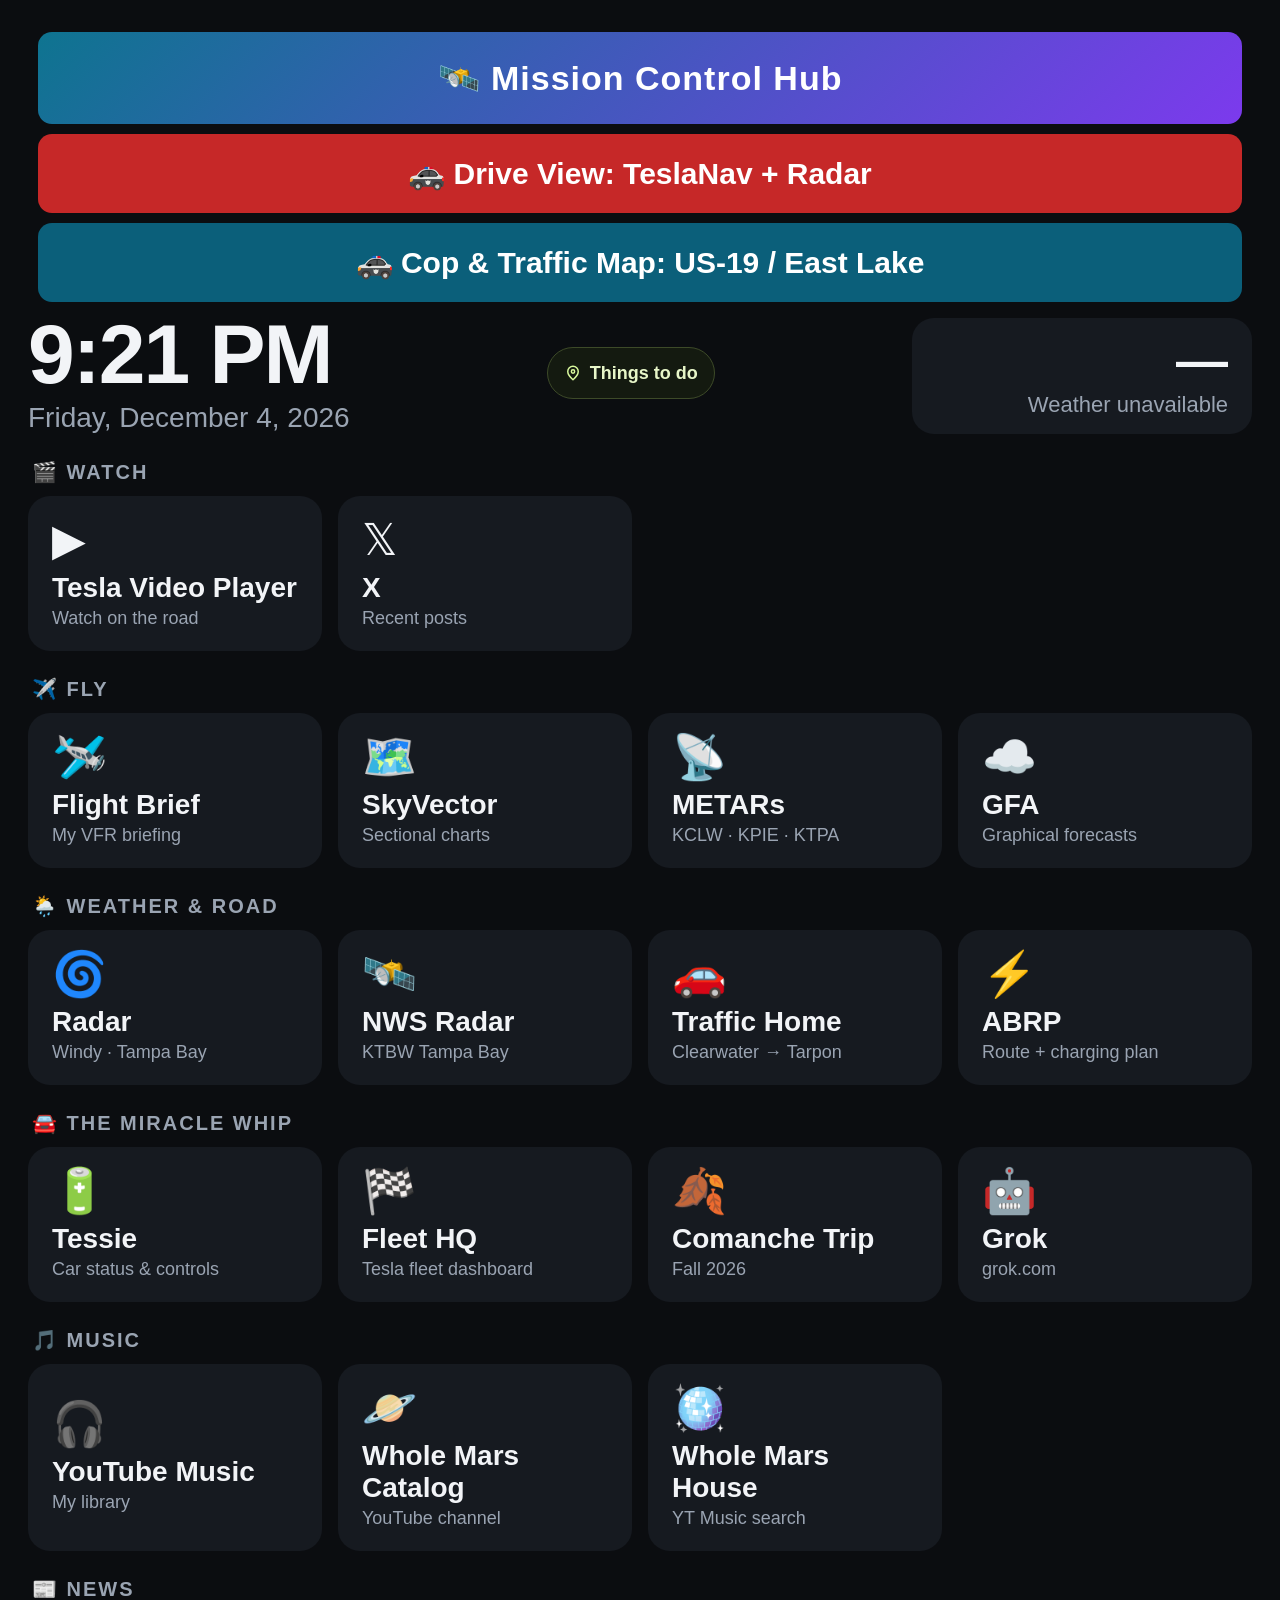
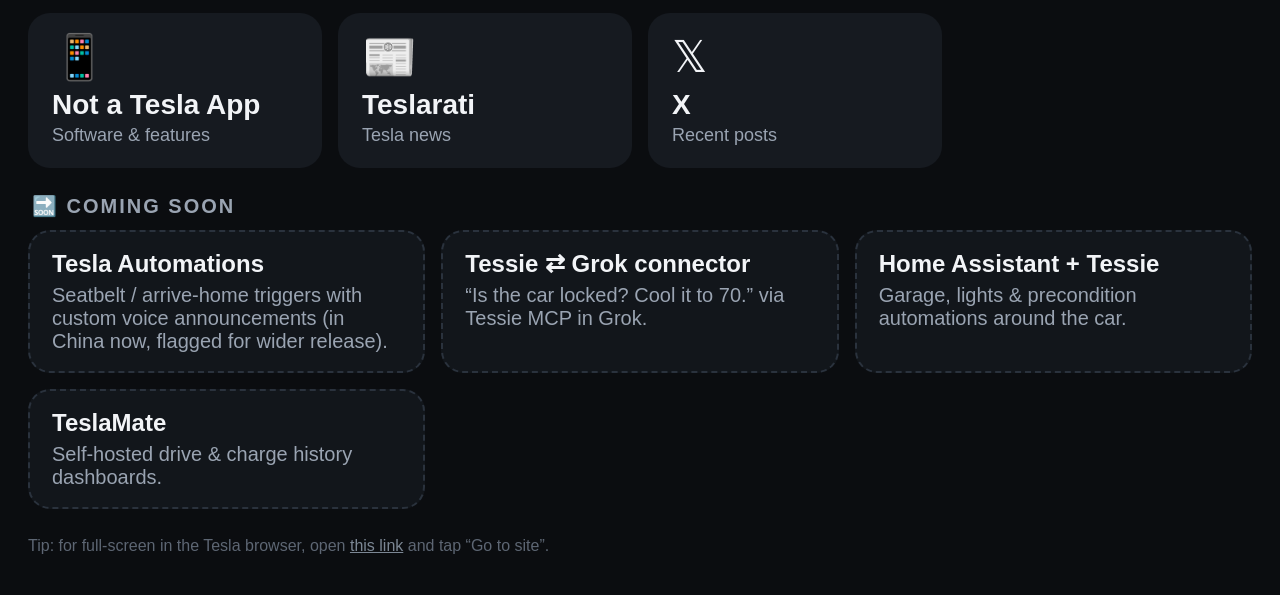
<file: index.html>
<!doctype html>
<html lang="en">
<head>
<meta charset="utf-8">
<meta name="viewport" content="width=device-width,initial-scale=1">
<title>Miracle Whip Dash</title>
<meta name="robots" content="noindex">
<link rel="stylesheet" href="ideas.css">
<style>
:root{--bg:#0b0d10;--card:#161a20;--card2:#1d232b;--fg:#f2f4f7;--mut:#9aa4b2;--acc:#3ea6ff;--r:22px}
*{box-sizing:border-box}
html,body{margin:0;background:var(--bg);color:var(--fg);font-family:-apple-system,"Segoe UI",Roboto,Helvetica,Arial,sans-serif;-webkit-font-smoothing:antialiased}
body{padding:22px 28px 40px}
header{display:flex;align-items:flex-end;justify-content:space-between;gap:20px;flex-wrap:wrap;margin-bottom:20px}
#clock{font-size:84px;font-weight:700;line-height:1;letter-spacing:-2px;font-variant-numeric:tabular-nums}
#date{font-size:28px;color:var(--mut);margin-top:6px}
#wx{background:var(--card);border-radius:var(--r);padding:16px 24px;min-width:340px;text-align:right}
#wx .t{font-size:52px;font-weight:700;line-height:1}
#wx .c{font-size:22px;color:var(--mut);margin-top:6px}
h2{font-size:20px;text-transform:uppercase;letter-spacing:2px;color:var(--mut);margin:26px 4px 12px;font-weight:600}
.grid{display:grid;grid-template-columns:repeat(auto-fill,minmax(250px,1fr));gap:16px}
a.tile{display:flex;flex-direction:column;justify-content:center;min-height:140px;padding:20px 22px;background:var(--card);border-radius:var(--r);color:var(--fg);text-decoration:none;border:2px solid transparent;transition:background .1s}
a.tile:active,a.tile:hover{background:var(--card2);border-color:var(--acc)}
.tile .i{font-size:44px;line-height:1}
.tile .n{font-size:28px;font-weight:700;margin-top:10px}
.tile .s{font-size:18px;color:var(--mut);margin-top:4px}
.soon{display:grid;grid-template-columns:repeat(auto-fill,minmax(320px,1fr));gap:16px}
.soon div{background:#12161b;border:2px dashed #2a323d;border-radius:var(--r);padding:18px 22px;font-size:20px;color:var(--mut)}
.soon b{color:var(--fg);display:block;font-size:24px;margin-bottom:6px}
footer{margin-top:28px;color:#5d6673;font-size:16px}
footer a{color:#7c8794}
.todo-pill{align-self:center;flex:0 0 auto;display:inline-flex;align-items:center;gap:8px;height:52px;padding:0 16px;border-radius:999px;border:1px solid #3d4a28;background:#141a10;color:#e7f6c8;font:700 18px/1 -apple-system,"Segoe UI",Roboto,Helvetica,Arial,sans-serif;cursor:pointer;touch-action:manipulation}
.todo-pill svg{width:18px;height:18px;flex:none;fill:none;stroke:#d9f99d;stroke-width:2;stroke-linecap:round;stroke-linejoin:round}
.todo-pill:hover,.todo-pill:active{border-color:#a3e635;background:#1c2614}
</style>
</head>
<body>
<a href="hub.html" style="display:block;margin:10px;padding:26px;background:linear-gradient(135deg,#0e7490,#7c3aed);color:#fff;font-size:34px;font-weight:800;text-align:center;border-radius:14px;text-decoration:none;letter-spacing:1px">🛰️ Mission Control Hub</a>
<a href="drive.html" style="display:block;margin:10px;padding:22px;background:#c62828;color:#fff;font-size:30px;font-weight:700;text-align:center;border-radius:14px;text-decoration:none">🚓 Drive View: TeslaNav + Radar</a>
<a href="waze.html" style="display:block;margin:10px;padding:22px;background:#0b5f7a;color:#fff;font-size:30px;font-weight:700;text-align:center;border-radius:14px;text-decoration:none">🚓 Cop &amp; Traffic Map: US-19 / East Lake</a>
<header>
  <div><div id="clock">--:--</div><div id="date"></div></div>
  <button type="button" class="todo-pill" id="ideasOpen" aria-label="Things to do"><svg viewBox="0 0 24 24" aria-hidden="true"><path d="M12 21s7-6.1 7-11a7 7 0 1 0-14 0c0 4.9 7 11 7 11z"/><circle cx="12" cy="10" r="2.2"/></svg>Things to do</button>
  <div id="wx"><div class="t">--°</div><div class="c">Tarpon Springs weather loading…</div></div>
</header>


<h2>🎬 Watch</h2>
<div class="grid">
  <a class="tile" href="https://is.gd/westv"><span class="i">▶</span><span class="n">Tesla Video Player</span><span class="s">Watch on the road</span></a>
  <a class="tile" href="x.html"><span class="i">𝕏</span><span class="n">X</span><span class="s">Recent posts</span></a>
</div>

<h2>✈️ Fly</h2>
<div class="grid">
  <a class="tile" href="https://westonwhite.github.io/flight-brief/"><span class="i">🛩️</span><span class="n">Flight Brief</span><span class="s">My VFR briefing</span></a>
  <a class="tile" href="https://skyvector.com/?chart=301"><span class="i">🗺️</span><span class="n">SkyVector</span><span class="s">Sectional charts</span></a>
  <a class="tile" href="https://aviationweather.gov/data/metar/?ids=KCLW,KPIE,KTPA&hours=0&decoded=yes"><span class="i">📡</span><span class="n">METARs</span><span class="s">KCLW · KPIE · KTPA</span></a>
  <a class="tile" href="https://aviationweather.gov/gfa/"><span class="i">☁️</span><span class="n">GFA</span><span class="s">Graphical forecasts</span></a>
</div>

<h2>🌦️ Weather &amp; Road</h2>
<div class="grid">
  <a class="tile" href="https://www.windy.com/-Weather-radar-radar?radar,27.95,-82.6,9"><span class="i">🌀</span><span class="n">Radar</span><span class="s">Windy · Tampa Bay</span></a>
  <a class="tile" href="https://radar.weather.gov/station/KTBW/standard"><span class="i">🛰️</span><span class="n">NWS Radar</span><span class="s">KTBW Tampa Bay</span></a>
  <a class="tile" href="https://www.google.com/maps/dir/Clearwater,+FL/Tarpon+Springs,+FL/data=!5m1!1e1"><span class="i">🚗</span><span class="n">Traffic Home</span><span class="s">Clearwater → Tarpon</span></a>
  <a class="tile" href="https://abetterrouteplanner.com/"><span class="i">⚡</span><span class="n">ABRP</span><span class="s">Route + charging plan</span></a>
</div>

<h2>🚘 The Miracle Whip</h2>
<div class="grid">
  <a class="tile" href="https://my.tessie.com/"><span class="i">🔋</span><span class="n">Tessie</span><span class="s">Car status &amp; controls</span></a>
  <a class="tile" href="https://westonwhite.github.io/smith-fleet-hq/"><span class="i">🏁</span><span class="n">Fleet HQ</span><span class="s">Tesla fleet dashboard</span></a>
  <a class="tile" href="https://westonwhite.github.io/smiths-comanche-fall-trip-2026/"><span class="i">🍂</span><span class="n">Comanche Trip</span><span class="s">Fall 2026</span></a>
  <a class="tile" href="https://grok.com/"><span class="i">🤖</span><span class="n">Grok</span><span class="s">grok.com</span></a>
</div>

<h2>🎵 Music</h2>
<div class="grid">
  <a class="tile" href="https://music.youtube.com/"><span class="i">🎧</span><span class="n">YouTube Music</span><span class="s">My library</span></a>
  <a class="tile" href="https://www.youtube.com/@WholeMars"><span class="i">🪐</span><span class="n">Whole Mars Catalog</span><span class="s">YouTube channel</span></a>
  <a class="tile" href="https://music.youtube.com/search?q=whole+mars+catalog+house+music"><span class="i">🪩</span><span class="n">Whole Mars House</span><span class="s">YT Music search</span></a>
</div>

<h2>📰 News</h2>
<div class="grid">
  <a class="tile" href="https://www.notateslaapp.com/"><span class="i">📱</span><span class="n">Not a Tesla App</span><span class="s">Software &amp; features</span></a>
  <a class="tile" href="https://www.teslarati.com/"><span class="i">📰</span><span class="n">Teslarati</span><span class="s">Tesla news</span></a>
  <a class="tile" href="x.html"><span class="i">𝕏</span><span class="n">X</span><span class="s">Recent posts</span></a>
</div>

<h2>🔜 Coming soon</h2>
<div class="soon">
  <div><b>Tesla Automations</b>Seatbelt / arrive-home triggers with custom voice announcements (in China now, flagged for wider release).</div>
  <div><b>Tessie ⇄ Grok connector</b>“Is the car locked? Cool it to 70.” via Tessie MCP in Grok.</div>
  <div><b>Home Assistant + Tessie</b>Garage, lights &amp; precondition automations around the car.</div>
  <div><b>TeslaMate</b>Self-hosted drive &amp; charge history dashboards.</div>
</div>

<footer>Tip: for full-screen in the Tesla browser, open
<a href="https://www.youtube.com/redirect?q=https://westonwhite.github.io/car-dash/">this link</a> and tap “Go to site”.</footer>

<script>
const tz='America/New_York';
function tick(){const d=new Date();
document.getElementById('clock').textContent=d.toLocaleTimeString('en-US',{hour:'numeric',minute:'2-digit',timeZone:tz});
document.getElementById('date').textContent=d.toLocaleDateString('en-US',{weekday:'long',month:'long',day:'numeric',year:'numeric',timeZone:tz});}
tick();setInterval(tick,1000);
const W={0:'Clear',1:'Mostly clear',2:'Partly cloudy',3:'Overcast',45:'Fog',48:'Rime fog',51:'Light drizzle',53:'Drizzle',55:'Heavy drizzle',61:'Light rain',63:'Rain',65:'Heavy rain',66:'Freezing rain',67:'Freezing rain',71:'Light snow',73:'Snow',75:'Heavy snow',80:'Showers',81:'Showers',82:'Heavy showers',95:'Thunderstorms',96:'T-storms w/ hail',99:'T-storms w/ hail'};
const dirs=['N','NNE','NE','ENE','E','ESE','SE','SSE','S','SSW','SW','WSW','W','WNW','NW','NNW'];
async function wx(){const el=document.getElementById('wx');
try{const r=await fetch('https://api.open-meteo.com/v1/forecast?latitude=28.146&longitude=-82.757&current=temperature_2m,weather_code,wind_speed_10m,wind_direction_10m,wind_gusts_10m&temperature_unit=fahrenheit&wind_speed_unit=kn&timezone=America%2FNew_York');
if(!r.ok)throw 0;const c=(await r.json()).current;
const dir=dirs[Math.round(c.wind_direction_10m/22.5)%16];
const g=c.wind_gusts_10m>c.wind_speed_10m+3?` G${Math.round(c.wind_gusts_10m)}`:'';
el.innerHTML=`<div class="t">${Math.round(c.temperature_2m)}°F</div><div class="c">${W[c.weather_code]||'—'} · Wind ${dir} ${Math.round(c.wind_speed_10m)}${g} kt<br>Tarpon Springs</div>`;
}catch(e){el.innerHTML='<div class="t">—</div><div class="c">Weather unavailable</div>';}}
wx();setInterval(wx,10*60*1000);

</script>
<script src="ideas.js"></script>
<script src="ideas-ui.js"></script>
</body>
</html>
</file>
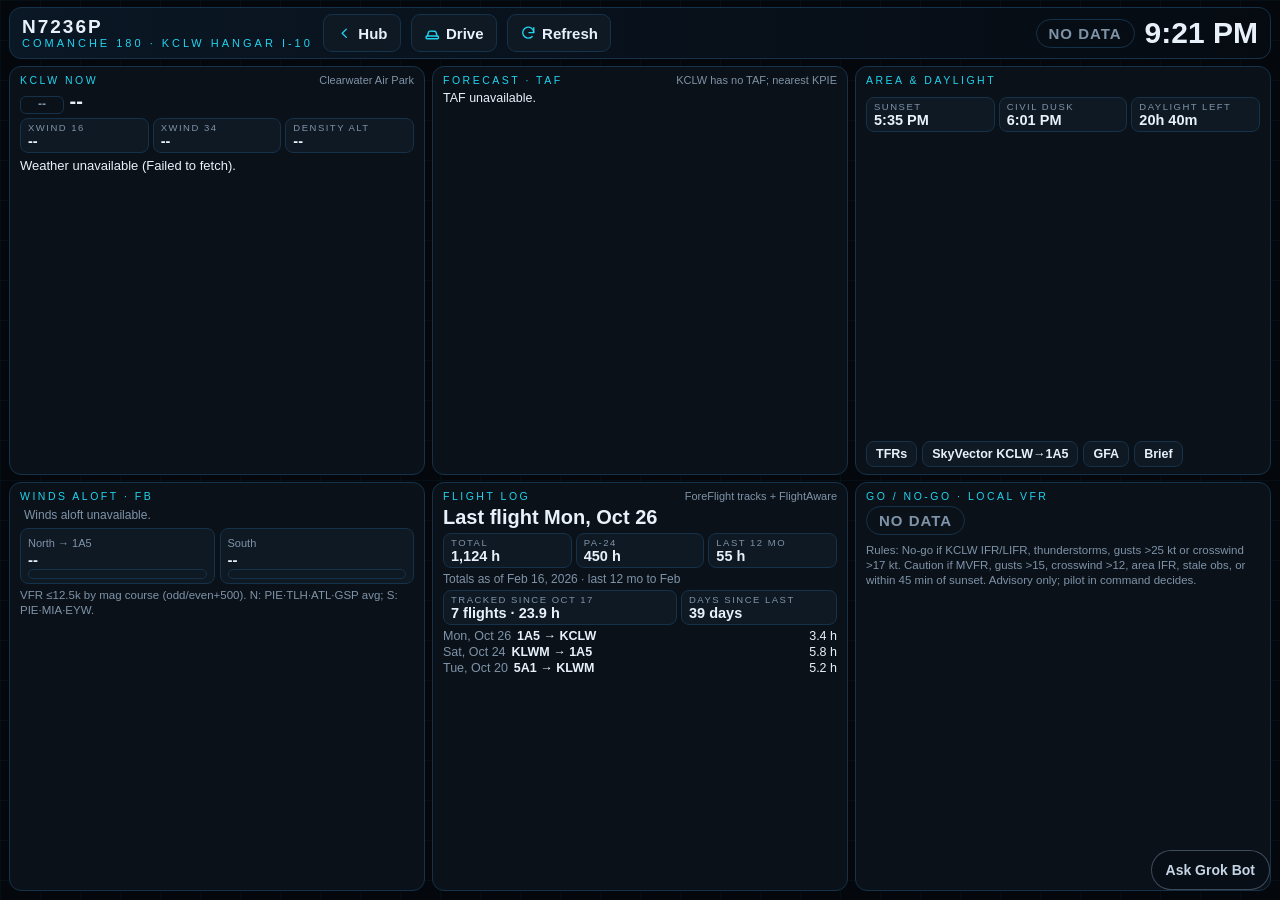
<file: comanche.html>
<!doctype html>
<html lang="en">
<head>
<meta charset="utf-8">
<meta name="viewport" content="width=device-width,initial-scale=1">
<title>N7236P · Comanche · Mission Control</title>
<meta name="robots" content="noindex">
<style>
:root{--bg:#04070c;--p:#0a1119;--p2:#0f1924;--line:#15324a;--fg:#e8f1fa;--mut:#7f93a8;--acc:#22d3ee;--acc2:#3ea6ff;--ok:#34d399;--warn:#fbbf24;--bad:#f87171;--mag:#e879f9;--r:12px}
*{box-sizing:border-box}
html,body{margin:0;background:var(--bg);color:var(--fg);font-family:-apple-system,"Segoe UI",Roboto,Helvetica,Arial,sans-serif;-webkit-font-smoothing:antialiased}
body{background-image:linear-gradient(rgba(34,211,238,.035) 1px,transparent 1px),linear-gradient(90deg,rgba(34,211,238,.035) 1px,transparent 1px);background-size:40px 40px}
.app{height:100vh;display:grid;grid-template-rows:auto minmax(0,1fr);gap:7px;padding:7px 9px 9px}
.mono{font-family:ui-monospace,"SF Mono",Menlo,Consolas,monospace}
svg.i{width:1.1em;height:1.1em;flex:none;fill:none;stroke:currentColor;stroke-width:2;stroke-linecap:round;stroke-linejoin:round}
header{display:flex;align-items:center;gap:10px;background:linear-gradient(90deg,#0a1724,#060b12);border:1px solid var(--line);border-radius:var(--r);padding:6px 12px;min-width:0}
.brand{display:flex;flex-direction:column;line-height:1.1;white-space:nowrap;min-width:0}
.brand b{font-size:19px;letter-spacing:2px;text-transform:uppercase}
.brand span{font-size:11px;letter-spacing:3px;color:var(--acc);text-transform:uppercase;overflow:hidden;text-overflow:ellipsis}
.hbtn{display:flex;align-items:center;gap:6px;height:38px;padding:0 12px;border-radius:9px;background:var(--p2);border:1px solid var(--line);color:var(--fg);text-decoration:none;font-size:15px;font-weight:600;white-space:nowrap}
.hbtn svg.i{color:var(--acc)}
.hbtn:hover,.hbtn:active{border-color:var(--acc);box-shadow:0 0 12px rgba(34,211,238,.35)}
.sp{margin-left:auto}
#clock{font-size:30px;font-weight:700;font-variant-numeric:tabular-nums;white-space:nowrap}
.pill{display:inline-flex;align-items:center;gap:6px;padding:5px 12px;border-radius:999px;font-weight:800;letter-spacing:1px;font-size:15px;white-space:nowrap;border:1px solid}
.p-go{color:#04140d;background:var(--ok);border-color:var(--ok)}
.p-caution{color:#1a1200;background:var(--warn);border-color:var(--warn)}
.p-nogo{color:#fff;background:#b91c1c;border-color:var(--bad)}
.p-unk{color:var(--mut);border-color:var(--line)}
.grid{display:grid;grid-template-columns:repeat(3,minmax(0,1fr));grid-template-rows:repeat(2,minmax(0,1fr));gap:7px;min-height:0}
.card{background:var(--p);border:1px solid var(--line);border-radius:var(--r);padding:7px 10px;display:flex;flex-direction:column;gap:4px;min-height:0;min-width:0;overflow:hidden}
.ct{display:flex;align-items:center;gap:6px;font-size:10.5px;letter-spacing:2.5px;color:var(--acc);text-transform:uppercase;white-space:nowrap}
.ct .r{margin-left:auto;letter-spacing:0;text-transform:none;color:var(--mut);font-size:11px;overflow:hidden;text-overflow:ellipsis}
.big{font-size:20px;font-weight:800;line-height:1.15}
.mut{color:var(--mut)}
.sm{font-size:12px}
.raw{font-size:10.5px;color:var(--mut);word-break:break-word;line-height:1.3}
.kv{display:grid;grid-template-columns:repeat(3,minmax(0,1fr));gap:4px}
.kv div{background:var(--p2);border:1px solid var(--line);border-radius:8px;padding:3px 7px;min-width:0}
.kv i{display:block;font-style:normal;font-size:9.5px;letter-spacing:1.5px;color:var(--mut);text-transform:uppercase;white-space:nowrap}
.kv b{font-size:14.5px;white-space:nowrap;overflow:hidden;text-overflow:ellipsis;display:block}
.cat{display:inline-block;min-width:44px;text-align:center;padding:1px 6px;border-radius:6px;font-weight:800;font-size:12px;border:1px solid}
.VFR{color:var(--ok);border-color:var(--ok)}.MVFR{color:var(--acc2);border-color:var(--acc2)}.IFR{color:var(--bad);border-color:var(--bad)}.LIFR{color:var(--mag);border-color:var(--mag)}.UNK{color:var(--mut);border-color:var(--line)}
.plain{font-size:13px;line-height:1.35}
.taf{display:flex;flex-direction:column;gap:3px;overflow:auto;min-height:0;font-size:12.5px;line-height:1.3}
.taf div{border-left:2px solid var(--line);padding-left:6px}
.taf b{color:var(--acc)}
.rows{display:flex;flex-direction:column;gap:3px}
.row{display:flex;align-items:center;gap:7px;font-size:12.5px;min-width:0}
.row .id{font-weight:800;width:40px}
.row .d{color:var(--mut);white-space:nowrap;overflow:hidden;text-overflow:ellipsis;min-width:0}
table{border-collapse:collapse;width:100%;font-size:12px}
th,td{padding:2px 4px;text-align:right;white-space:nowrap}
th{color:var(--mut);font-weight:600;font-size:10.5px;letter-spacing:1px}
td:first-child,th:first-child{text-align:left}
tr+tr td{border-top:1px solid #10263a}
.tw{color:var(--ok)}.hw{color:var(--bad)}
.best{display:grid;grid-template-columns:1fr 1fr;gap:5px}
.best div{background:var(--p2);border:1px solid var(--line);border-radius:8px;padding:4px 7px}
.best b{font-size:15px;white-space:nowrap}
.best .sm{font-size:11px}
.links{display:flex;flex-wrap:wrap;gap:5px;margin-top:auto}
.lk{display:inline-flex;align-items:center;gap:5px;padding:5px 9px;border-radius:8px;background:var(--p2);border:1px solid var(--line);color:var(--fg);text-decoration:none;font-size:12.5px;font-weight:600;white-space:nowrap}
.lk:hover{border-color:var(--acc)}
.fl{display:flex;flex-direction:column;gap:2px;font-size:12.5px}
.fl .f{display:flex;gap:6px;align-items:baseline}
.fl .f .rt{font-weight:700}
.fl .f .h{margin-left:auto;font-variant-numeric:tabular-nums}
.why{font-size:11.5px;color:var(--mut);line-height:1.3}
@media (max-width:820px),(max-height:520px){
  .app{height:auto;min-height:100vh}
  .grid{grid-template-columns:1fr 1fr;grid-template-rows:none}
}
@media (max-width:560px){.grid{grid-template-columns:1fr}#clock{display:none}header{flex-wrap:wrap}.hbtn{height:34px;padding:0 9px;font-size:14px}}
@media (min-width:1400px) and (min-height:850px){
  .card{padding:10px 14px;gap:6px}.plain,.row,.taf,table,.fl{font-size:15px}.big{font-size:26px}.kv b{font-size:18px}.ct{font-size:12px}
}
</style>
<link rel="stylesheet" href="suggest.css">
</head>
<body>
<div class="app">
<header>
  <div class="brand"><b>N7236P</b><span>Comanche 180 · KCLW hangar I-10</span></div>
  <a class="hbtn" href="hub.html"><svg class="i" viewBox="0 0 24 24"><path d="M15 18l-6-6 6-6"/></svg>Hub</a>
  <a class="hbtn" href="drive.html"><svg class="i" viewBox="0 0 24 24"><path d="M5 16l1.5-5.5A2 2 0 0 1 8.4 9h7.2a2 2 0 0 1 1.9 1.5L19 16"/><rect x="3" y="16" width="18" height="4" rx="1.5"/></svg>Drive</a>
  <a class="hbtn" href="javascript:location.reload()"><svg class="i" viewBox="0 0 24 24"><path d="M20 11a8 8 0 1 0-2.3 5.7"/><path d="M20 4v7h-7"/></svg>Refresh</a>
  <span class="sp"></span>
  <span id="pill" class="pill p-unk">LOADING</span>
  <span id="clock">--:--</span>
</header>
<div class="grid">
  <section class="card" id="c-now">
    <div class="ct">KCLW now <span class="r" id="nowage">Clearwater Air Park</span></div>
    <div class="big"><span id="ncat" class="cat UNK">--</span> <span id="nwind">--</span></div>
    <div class="kv">
      <div><i>Xwind 16</i><b id="x16">--</b></div>
      <div><i>Xwind 34</i><b id="x34">--</b></div>
      <div><i>Density alt</i><b id="da">--</b></div>
    </div>
    <div class="plain" id="nplain">Loading METAR…</div>
    <div class="why" id="why"></div>
    <div class="raw mono" id="nraw"></div>
  </section>
  <section class="card">
    <div class="ct">Forecast · TAF <span class="r" id="tafsrc">KCLW has no TAF; nearest KPIE</span></div>
    <div class="taf" id="taf">Loading…</div>
  </section>
  <section class="card">
    <div class="ct">Area &amp; daylight <span class="r" id="areaage"></span></div>
    <div class="rows" id="area"></div>
    <div class="kv" style="margin-top:3px">
      <div><i>Sunset</i><b id="sunset">--</b></div>
      <div><i>Civil dusk</i><b id="dusk">--</b></div>
      <div><i>Daylight left</i><b id="dleft">--</b></div>
    </div>
    <div class="links">
      <a class="lk" href="https://tfr.faa.gov/tfr3/?page=map" target="_blank" rel="noopener">TFRs</a>
      <a class="lk" href="https://skyvector.com/?chart=301&amp;fpl=N0135A115%20KCLW%201A5" target="_blank" rel="noopener">SkyVector KCLW→1A5</a>
      <a class="lk" href="https://aviationweather.gov/gfa/" target="_blank" rel="noopener">GFA</a>
      <a class="lk" href="https://www.1800wxbrief.com/" target="_blank" rel="noopener">Brief</a>
    </div>
  </section>
  <section class="card">
    <div class="ct">Winds aloft · FB <span class="r" id="fbvalid"></span></div>
    <table id="fbt"><tr><td class="mut">Loading…</td></tr></table>
    <div class="best">
      <div><span class="mut sm">North → 1A5 <span id="ncrs"></span></span><br><b id="bestN">--</b><div class="sm mut" id="bestNd"></div></div>
      <div><span class="mut sm">South <span id="scrs"></span></span><br><b id="bestS">--</b><div class="sm mut" id="bestSd"></div></div>
    </div>
    <div class="why">VFR ≤12.5k by mag course (odd/even+500). N: PIE·TLH·ATL·GSP avg; S: PIE·MIA·EYW.</div>
  </section>
  <section class="card" id="c-log">
    <div class="ct">Flight log <span class="r" id="flsrc"></span></div>
    <div class="big" id="fllast">--</div>
    <div class="kv">
      <div><i>Total</i><b id="fltot">--</b></div>
      <div><i>PA-24</i><b id="flpa">--</b></div>
      <div><i>Last 12 mo</i><b id="fl12">--</b></div>
    </div>
    <div class="sm mut" id="flasof"></div>
    <div class="kv" style="grid-template-columns:1.5fr 1fr"><div><i id="fltrl">Tracked</i><b id="fltr">--</b></div><div><i>Days since last</i><b id="fldays">--</b></div></div>
    <div class="fl" id="flrec"></div>
  </section>
  <section class="card">
    <div class="ct">Go / no-go · local VFR</div>
    <div><span id="pill2" class="pill p-unk">--</span></div>
    <div class="plain" id="gonote"></div>
    <div class="why">Rules: No-go if KCLW IFR/LIFR, thunderstorms, gusts &gt;25 kt or crosswind &gt;17 kt. Caution if MVFR, gusts &gt;15, crosswind &gt;12, area IFR, stale obs, or within 45 min of sunset. Advisory only; pilot in command decides.</div>
  </section>
</div>
</div>
<script>
const W = "https://tesla-fleet.smithfleet.workers.dev";
const KCLW = { lat: 27.9741, lon: -82.7563, elevFt: 71 };
const VAR_W = 5.7;              // magnetic variation (°W) near KCLW / route
const RWYS = [160, 340];        // runway 16/34 magnetic headings
const DEST_1A5 = { lat: 35.2226, lon: -83.4190 };
const $ = (id) => document.getElementById(id);
const tz = "America/New_York";
const fmtT = (d) => d.toLocaleTimeString("en-US", { hour: "numeric", minute: "2-digit", timeZone: tz });
const fmtD = (d) => d.toLocaleDateString("en-US", { weekday: "short", month: "short", day: "numeric", timeZone: tz });
const COMP = ["N","NNE","NE","ENE","E","ESE","SE","SSE","S","SSW","SW","WSW","W","WNW","NW","NNW"];
const compass = (d) => COMP[Math.round(d / 22.5) % 16];
const COVER = { FEW: "few", SCT: "scattered", BKN: "broken", OVC: "overcast", OVX: "sky obscured", SKC: "clear", CLR: "clear", NSC: "no significant clouds", CAVOK: "ceiling & visibility OK" };
const WX = { RA: "rain", SHRA: "rain showers", TS: "thunderstorm", TSRA: "thunderstorms with rain", VCTS: "thunderstorms nearby", VCSH: "showers nearby", BR: "mist", FG: "fog", HZ: "haze", DZ: "drizzle", FU: "smoke", SN: "snow" };

function tick() { $("clock").textContent = fmtT(new Date()); }
setInterval(tick, 15000); tick();

async function avwx(p) {
  const r = await fetch(W + "/avwx?p=" + p);
  if (!r.ok) throw new Error(p + " " + r.status);
  return r.json();
}
function visNum(v) {
  if (v == null || v === "") return null;
  if (typeof v === "number") return v;
  const s = String(v).replace("+", "");
  if (s.includes("/")) { const [a, b] = s.split(" ").length > 1 ? [s.split(" ")[0], s.split(" ")[1]] : ["0", s]; const [n, d] = b.split("/"); return +a + n / d; }
  return parseFloat(s);
}
function ceiling(clouds) {
  let c = null;
  for (const x of clouds || []) if (/BKN|OVC|OVX/.test(x.cover) && x.base != null) c = c == null ? x.base : Math.min(c, x.base);
  return c;
}
function category(clouds, vis, vv) {
  let c = ceiling(clouds); if (vv != null) c = c == null ? vv : Math.min(c, vv);
  const v = visNum(vis);
  if ((c != null && c < 500) || (v != null && v < 1)) return "LIFR";
  if ((c != null && c < 1000) || (v != null && v < 3)) return "IFR";
  if ((c != null && c <= 3000) || (v != null && v <= 5)) return "MVFR";
  return "VFR";
}
function cloudText(clouds) {
  if (!clouds || !clouds.length) return "sky clear";
  return clouds.map((c) => (COVER[c.cover] || c.cover) + (c.base != null ? " at " + c.base.toLocaleString() + " ft" : "")).join(", ");
}
function wxText(s) {
  if (!s) return "";
  return s.split(" ").map((t) => { const m = t.match(/^([+-]?)(.*)$/); const w = WX[m[2]] || m[2]; return (m[1] === "+" ? "heavy " : m[1] === "-" ? "light " : "") + w; }).join(", ");
}
function windText(d, s, g) {
  if (s == null) return "wind n/a";
  if (s === 0) return "Calm";
  const dir = d === "VRB" ? "variable" : String(d).padStart(3, "0") + "° " + compass(+d);
  return dir + " " + s + (g ? "G" + g : "") + " kt";
}
function xwind(d, s, g, rwy) {
  if (d === "VRB" || s == null) return null;
  const magDir = (+d + VAR_W + 360) % 360;
  const a = (magDir - rwy) * Math.PI / 180;
  const sp = g || s;
  return { x: Math.round(Math.abs(Math.sin(a) * sp)), h: Math.round(Math.cos(a) * sp) };
}
let METAR = {}, SUN = null;

function decodeNow(m) {
  const vis = m.visib, cat = m.fltCat || category(m.clouds, vis, m.vertVis);
  $("ncat").textContent = cat; $("ncat").className = "cat " + cat;
  $("nwind").textContent = windText(m.wdir, m.wspd, m.wgst);
  for (const r of [16, 34]) {
    const x = xwind(m.wdir, m.wspd, m.wgst, r * 10);
    $("x" + r).textContent = x ? x.x + " kt" + (x.h < 0 ? " · tail " + -x.h : "") : (m.wdir === "VRB" ? "variable" : "--");
  }
  const inHg = m.altim > 100 ? m.altim * 0.0295300 : m.altim;
  const pa = KCLW.elevFt + (29.92 - inHg) * 1000;
  const isa = 15 - 2 * pa / 1000;
  const da = Math.round((pa + 120 * (m.temp - isa)) / 10) * 10;
  $("da").textContent = da.toLocaleString() + " ft";
  const age = Math.round((Date.now() / 1000 - m.obsTime) / 60);
  $("nowage").textContent = "obs " + fmtT(new Date(m.obsTime * 1000)) + " · " + age + " min ago";
  const v = visNum(vis);
  const parts = [
    "Wind " + (m.wspd === 0 ? "calm" : (m.wdir === "VRB" ? "variable" : "from the " + compass(+m.wdir) + " (" + m.wdir + "°)") + " at " + m.wspd + " kt" + (m.wgst ? ", gusting " + m.wgst : "")) + ".",
    v != null ? "Visibility " + (v >= 10 || String(vis).includes("+") ? "10+" : v) + " miles." : "Visibility not reported (AUTO).",
    cloudText(m.clouds).replace(/^./, (c) => c.toUpperCase()) + ".",
    m.wxString ? wxText(m.wxString).replace(/^./, (c) => c.toUpperCase()) + "." : "",
    "Temp " + m.temp + "°C / dew " + m.dewp + "°C, altimeter " + inHg.toFixed(2) + ".",
  ];
  $("nplain").textContent = parts.filter(Boolean).join(" ");
  $("nraw").textContent = m.rawOb;
  return { cat, age, gust: m.wgst || 0, xmax: Math.min(...[16, 34].map((r) => { const x = xwind(m.wdir, m.wspd, m.wgst, r * 10); return x ? x.x : 0; })), ts: /TS/.test(m.wxString || "") };
}

function span(a, b) {
  const day = (d) => d.toLocaleDateString("en-US", { weekday: "short", timeZone: tz });
  const same = day(a) === day(b);
  return (same ? "" : day(a) + " ") + fmtT(a) + "–" + (same ? "" : day(b) + " ") + fmtT(b);
}
function decodeTaf(list) {
  const t = list.find((x) => x.icaoId === "KCLW") || list.find((x) => x.icaoId === "KPIE") || list[0];
  if (!t) { $("taf").textContent = "No TAF available."; return; }
  $("tafsrc").textContent = t.icaoId === "KCLW" ? "KCLW" : "KCLW has no TAF · nearest " + t.icaoId + " (6 mi)";
  const out = [];
  const now = Date.now() / 1000;
  for (const f of t.fcsts || []) {
    if (f.timeTo < now) continue;
    const from = new Date(f.timeFrom * 1000), to = new Date(f.timeTo * 1000);
    const lead = f.fcstChange === "TEMPO" ? "Temporarily " : f.fcstChange === "BECMG" ? "Becoming " : f.fcstChange === "PROB" || f.probability ? (f.probability || "") + "% chance " : "";
    const cat = category(f.clouds, f.visib, f.vertVis);
    const bits = [];
    if (f.wspd != null) bits.push("wind " + windText(f.wdir, f.wspd, f.wgst));
    if (f.visib != null) bits.push("vis " + f.visib + " mi");
    if (f.wxString) bits.push(wxText(f.wxString));
    if (f.clouds && f.clouds.length) bits.push(cloudText(f.clouds));
    out.push(`<div><b>${span(from, to)}</b> <span class="cat ${cat}">${cat}</span> ${lead}${bits.join("; ")}</div>`);
  }
  out.push(`<div class="raw mono">${t.rawTAF}</div>`);
  $("taf").innerHTML = out.join("");
}

function renderArea(list) {
  const ids = ["KPIE", "KTPA", "KSPG", "KBKV"];
  let worst = "VFR";
  const rank = { VFR: 0, MVFR: 1, IFR: 2, LIFR: 3 };
  $("area").innerHTML = ids.map((id) => {
    const m = list.find((x) => x.icaoId === id);
    if (!m) return `<div class="row"><span class="id">${id}</span><span class="cat UNK">N/A</span></div>`;
    const cat = m.fltCat || category(m.clouds, m.visib, m.vertVis);
    if (rank[cat] > rank[worst]) worst = cat;
    const c = ceiling(m.clouds);
    return `<div class="row"><span class="id">${id}</span><span class="cat ${cat}">${cat}</span><span class="d">${windText(m.wdir, m.wspd, m.wgst)} · ${c != null ? "ceiling " + c.toLocaleString() : (m.clouds && m.clouds.length ? m.clouds[0].cover + " " + (m.clouds[0].base || "") : "clear")}${m.wxString ? " · " + wxText(m.wxString) : ""}</span></div>`;
  }).join("");
  return worst;
}

// ---- sun (NOAA algorithm) ----
function sunTimes(date, lat, lon) {
  const rad = Math.PI / 180;
  const d0 = Date.UTC(date.getUTCFullYear(), date.getUTCMonth(), date.getUTCDate());
  const J = d0 / 86400000 + 2440587.5;
  const n = Math.round(J - 2451545.0 + 0.0008);
  const Js = n - lon / 360;
  const M = (357.5291 + 0.98560028 * Js) % 360;
  const C = 1.9148 * Math.sin(M * rad) + 0.02 * Math.sin(2 * M * rad) + 0.0003 * Math.sin(3 * M * rad);
  const L = (M + C + 180 + 102.9372) % 360;
  const Jt = 2451545.0 + Js + 0.0053 * Math.sin(M * rad) - 0.0069 * Math.sin(2 * L * rad);
  const dec = Math.asin(Math.sin(L * rad) * Math.sin(23.44 * rad));
  const set = (h) => {
    const cosw = (Math.sin(h * rad) - Math.sin(lat * rad) * Math.sin(dec)) / (Math.cos(lat * rad) * Math.cos(dec));
    const w = Math.acos(cosw) / rad;
    return new Date((Jt + w / 360 - 2440587.5) * 86400000);
  };
  return { sunset: set(-0.833), dusk: set(-6) };
}
function renderSun() {
  SUN = sunTimes(new Date(), KCLW.lat, KCLW.lon);
  $("sunset").textContent = fmtT(SUN.sunset);
  $("dusk").textContent = fmtT(SUN.dusk);
  const left = (SUN.dusk - Date.now()) / 60000;
  $("dleft").textContent = left <= 0 ? "Night" : left >= 60 ? Math.floor(left / 60) + "h " + Math.round(left % 60) + "m" : Math.round(left) + " min";
}

// ---- winds aloft ----
function parseFB(txt) {
  const lines = txt.split("\n");
  const hdr = lines.find((l) => l.startsWith("FT"));
  const valid = (lines.find((l) => l.startsWith("VALID")) || "").trim();
  const cols = []; // [alt, start, end]
  const re = /\d+/g; let m;
  while ((m = re.exec(hdr))) cols.push([+m[0], m.index]);
  const st = {};
  for (const l of lines) {
    const id = l.slice(0, 3);
    if (!/^[A-Z]{3}$/.test(id) || id === "FT ") continue;
    st[id] = {};
    cols.forEach(([alt, idx], i) => {
      const end = idx + String(alt).length;
      const startCol = i === 0 ? 4 : cols[i - 1][1] + String(cols[i - 1][0]).length + 1;
      const tok = l.slice(startCol, end).trim();
      if (!tok || alt > 12000) return;
      let dir = +tok.slice(0, 2) * 10, spd = +tok.slice(2, 4), temp = tok.length > 4 ? +tok.slice(4) : null;
      if (tok.startsWith("9900")) { dir = 0; spd = 0; }
      else if (dir > 360) { dir -= 500; spd += 100; }
      st[id][alt] = { dir, spd, temp };
    });
  }
  return { st, valid };
}
function vecAvg(ws) {
  let u = 0, v = 0;
  for (const w of ws) { u += -w.spd * Math.sin(w.dir * Math.PI / 180); v += -w.spd * Math.cos(w.dir * Math.PI / 180); }
  u /= ws.length; v /= ws.length;
  const spd = Math.hypot(u, v); let dir = (Math.atan2(-u, -v) * 180 / Math.PI + 360) % 360;
  return { dir, spd };
}
function windAt(st, ids, alt) {
  const lv = [3000, 6000, 9000, 12000];
  const at = (a) => vecAvg(ids.map((i) => st[i] && st[i][a]).filter(Boolean));
  if (alt <= 3000) return at(3000);
  if (alt >= 12000) return at(12000);
  const lo = lv.filter((x) => x <= alt).pop(), hi = lv.find((x) => x >= alt);
  if (lo === hi) return at(lo);
  const a = at(lo), b = at(hi), f = (alt - lo) / (hi - lo);
  const ua = -a.spd * Math.sin(a.dir * Math.PI / 180) * (1 - f) - b.spd * Math.sin(b.dir * Math.PI / 180) * f;
  const va = -a.spd * Math.cos(a.dir * Math.PI / 180) * (1 - f) - b.spd * Math.cos(b.dir * Math.PI / 180) * f;
  return { dir: (Math.atan2(-ua, -va) * 180 / Math.PI + 360) % 360, spd: Math.hypot(ua, va) };
}
const tailwind = (w, trueCourse) => Math.round(-w.spd * Math.cos((w.dir - trueCourse) * Math.PI / 180));
function course(a, b) {
  const r = Math.PI / 180, y = Math.sin((b.lon - a.lon) * r) * Math.cos(b.lat * r);
  const x = Math.cos(a.lat * r) * Math.sin(b.lat * r) - Math.sin(a.lat * r) * Math.cos(b.lat * r) * Math.cos((b.lon - a.lon) * r);
  return (Math.atan2(y, x) / r + 360) % 360;
}
function vfrAlts(magCourse) {
  const east = magCourse < 180;
  const out = []; for (let k = 3; k <= 12; k++) if ((k % 2 === 1) === east) out.push(k * 1000 + 500);
  return out;
}
function bestAlt(st, ids, tc) {
  const mc = (tc + VAR_W) % 360;
  let best = null;
  const all = vfrAlts(mc).map((alt) => { const w = windAt(st, ids, alt); const t = tailwind(w, tc); if (!best || t > best.t) best = { alt, t, w }; return { alt, t }; });
  return { mc, best, all };
}
function renderFB(txt) {
  const { st, valid } = parseFB(txt);
  const vm = valid.match(/VALID (\d\d)(\d\d)(\d\d)Z/);
  if (vm) { const d = new Date(); d.setUTCDate(+vm[1]); d.setUTCHours(+vm[2], +vm[3], 0, 0); $("fbvalid").textContent = "PIE · valid " + fmtT(d) + " ET"; }
  const pie = st.PIE || {};
  const tcN = course(KCLW, DEST_1A5), tcS = 180;
  const row = (alt) => {
    const w = pie[alt]; if (!w) return `<tr><td>${alt / 1000}k</td><td colspan="4" class="mut">n/a</td></tr>`;
    const tn = tailwind(windAt(st, ["PIE", "TLH", "ATL", "GSP"], alt), tcN), ts = tailwind(windAt(st, ["PIE", "MIA", "EYW"], alt), tcS);
    const cls = (t) => (t > 0 ? "tw" : t < 0 ? "hw" : "");
    return `<tr><td>${(alt / 1000)}k</td><td>${w.spd === 0 ? "light/var" : String(w.dir).padStart(3, "0") + "° " + w.spd + " kt"}</td><td>${w.temp != null ? w.temp + "°C" : "–"}</td><td class="${cls(tn)}">${tn > 0 ? "+" : ""}${tn}</td><td class="${cls(ts)}">${ts > 0 ? "+" : ""}${ts}</td></tr>`;
  };
  $("fbt").innerHTML = `<tr><th>ALT</th><th>WIND (PIE)</th><th>TEMP</th><th>N tail</th><th>S tail</th></tr>` + [3000, 6000, 9000, 12000].map(row).join("");
  const n = bestAlt(st, ["PIE", "TLH", "ATL", "GSP"], tcN), s = bestAlt(st, ["PIE", "MIA", "EYW"], tcS);
  $("ncrs").textContent = "· " + String(Math.round(n.mc)).padStart(3, "0") + "°M";
  $("scrs").textContent = "· " + String(Math.round(s.mc)).padStart(3, "0") + "°M";
  const show = (b, el, eld) => {
    $(el).textContent = b.best.alt.toLocaleString() + " ft · " + (b.best.t >= 0 ? "+" + b.best.t + " kt tail" : -b.best.t + " kt head");
    $(eld).textContent = b.all.map((a) => (a.alt / 1000).toFixed(1) + "k " + (a.t > 0 ? "+" : "") + a.t).join(" · ");
  };
  show(n, "bestN", "bestNd"); show(s, "bestS", "bestSd");
}

// ---- flight log ----
async function renderLog() {
  try {
    const r = await fetch("flightlog.json?t=" + Date.now()); const d = await r.json();
    const h = (x) => (+x).toLocaleString(undefined, { maximumFractionDigits: 1 }) + " h";
    $("fltot").textContent = h(d.totals.total_hours);
    $("flpa").textContent = h(d.totals.pa24_hours);
    $("fl12").textContent = h(d.totals.last_12mo_hours);
    $("flasof").textContent = "Totals " + d.totals.label + " · last 12 mo to Feb";
    $("fltrl").textContent = d.tracked.label;
    $("fltr").textContent = d.tracked.flights + " flights · " + h(d.tracked.hours);
    $("flsrc").textContent = d.source;
    const rec = [...d.recent].sort((a, b) => b.date.localeCompare(a.date));
    const pd = (s) => new Date(s + "T12:00:00-04:00");
    const last = rec[0];
    if (last) {
      const today = new Date(new Date().toLocaleDateString("en-CA", { timeZone: tz }) + "T12:00:00-04:00");
      const days = Math.round((today - pd(last.date)) / 86400000);
      $("fldays").textContent = days === 0 ? "Today" : days + (days === 1 ? " day" : " days");
      $("fllast").textContent = "Last flight " + fmtD(pd(last.date));
    }
    $("flrec").innerHTML = rec.slice(0, 3).map((f) => `<div class="f"><span class="mut">${fmtD(pd(f.date))}</span><span class="rt">${f.from} → ${f.to}</span><span class="h">${(+f.hours).toFixed(1)} h</span></div>`).join("");
  } catch (e) { $("fllast").textContent = "Flight log unavailable"; }
}

// ---- go / no-go ----
function setPill(level, text) {
  for (const id of ["pill", "pill2"]) { $(id).className = "pill " + ({ go: "p-go", caution: "p-caution", nogo: "p-nogo" }[level] || "p-unk"); $(id).textContent = text; }
}
function decide(n, areaWorst) {
  const no = [], cau = [];
  if (n.cat === "IFR" || n.cat === "LIFR") no.push("KCLW is " + n.cat);
  if (n.ts) no.push("thunderstorms reported");
  if (n.gust > 25) no.push("gusts " + n.gust + " kt");
  if (n.xmax > 17) no.push("crosswind " + n.xmax + " kt on best runway");
  if (n.cat === "MVFR") cau.push("KCLW MVFR");
  if (n.gust > 15 && n.gust <= 25) cau.push("gusty " + n.gust + " kt");
  if (n.xmax > 12 && n.xmax <= 17) cau.push("crosswind " + n.xmax + " kt");
  if (areaWorst === "IFR" || areaWorst === "LIFR") cau.push("area station " + areaWorst);
  if (n.age > 90) cau.push("obs is " + n.age + " min old");
  if (SUN) { const left = (SUN.sunset - Date.now()) / 60000; if (left < 45 && Date.now() < SUN.dusk) cau.push("sunset " + fmtT(SUN.sunset)); if (Date.now() >= SUN.dusk) cau.push("night (after civil dusk)"); }
  if (no.length) { setPill("nogo", "NO-GO"); $("gonote").textContent = "No-go: " + no.join("; ") + (cau.length ? ". Also: " + cau.join("; ") : "") + "."; }
  else if (cau.length) { setPill("caution", "CAUTION"); $("gonote").textContent = "Caution: " + cau.join("; ") + "."; }
  else { setPill("go", "GO · VFR"); $("gonote").textContent = "KCLW VFR, winds manageable, area VFR, daylight remaining. Check TFRs/NOTAMs before departure."; }
}

async function load() {
  renderSun();
  renderLog();
  let n = null, areaWorst = "VFR";
  try {
    const m = await avwx("metar");
    const list = m.data || [];
    const k = list.find((x) => x.icaoId === "KCLW");
    if (k) n = decodeNow(k); else $("nplain").textContent = "KCLW METAR not available.";
    areaWorst = renderArea(list);
    $("areaage").textContent = "METARs " + fmtT(new Date(m.ts));
  } catch (e) { $("nplain").textContent = "Weather unavailable (" + e.message + ")."; }
  try { decodeTaf((await avwx("taf")).data || []); } catch (e) { $("taf").textContent = "TAF unavailable."; }
  try { renderFB((await avwx("windtemp")).data || ""); } catch (e) { $("fbt").innerHTML = "<tr><td class='mut'>Winds aloft unavailable.</td></tr>"; }
  if (n) decide(n, areaWorst); else setPill("unk", "NO DATA");
}
load();
setInterval(() => { if (!document.hidden) load(); }, 5 * 60 * 1000);
document.addEventListener("visibilitychange", () => { if (!document.hidden) load(); });
</script>
<script src="ask-config.js"></script>
<script src="suggest.js" data-requester="weston" data-page="Comanche · Mission Control" data-car="the miracle whip"></script>
</body>
</html>
</file>
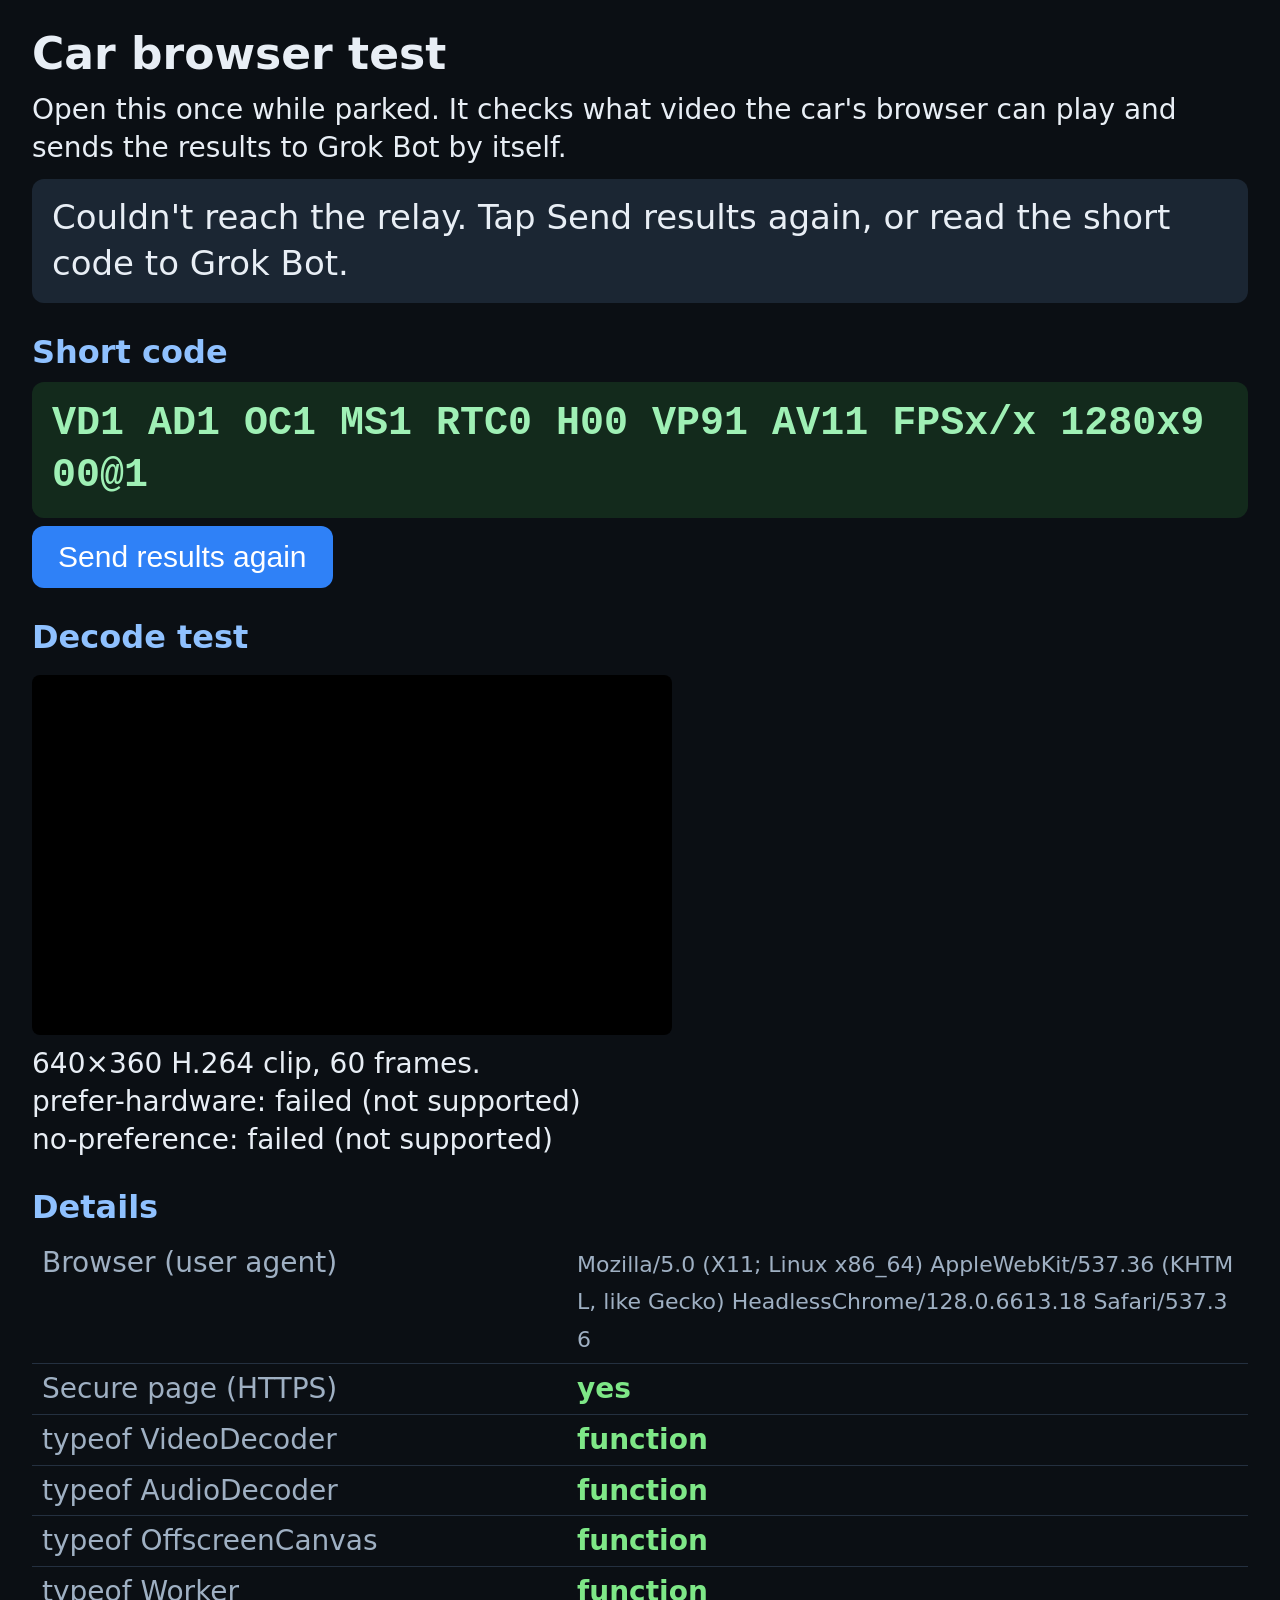
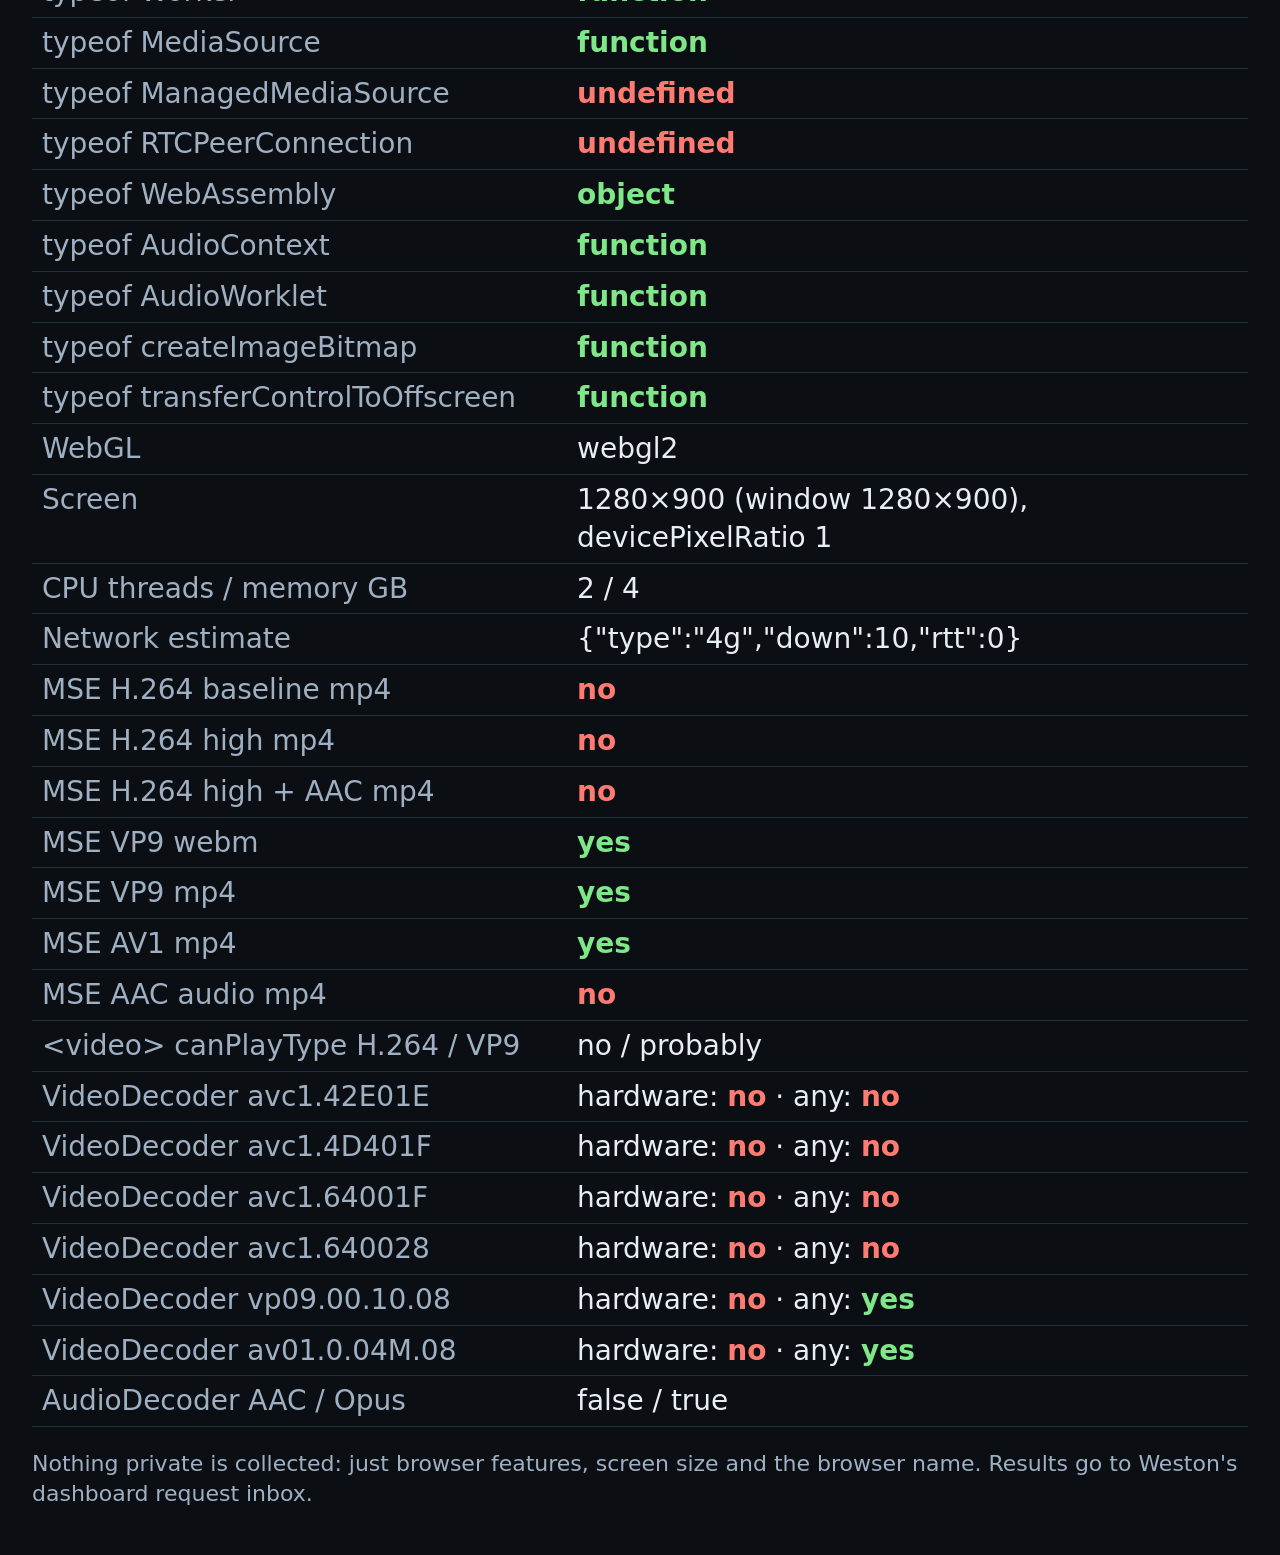
<file: probe.html>
<!doctype html>
<html lang="en"><head><meta charset="utf-8">
<meta name="viewport" content="width=device-width,initial-scale=1">
<title>Car browser test</title>
<style>
body{background:#0b0f14;color:#e8eef5;font:28px/1.35 system-ui,Arial,sans-serif;margin:0;padding:24px 32px}
h1{font-size:44px;margin:0 0 8px}h2{font-size:32px;margin:28px 0 8px;color:#8fc1ff}
#status{font-size:34px;padding:16px 20px;border-radius:12px;background:#1b2633;margin:12px 0}
#code{font:bold 40px/1.3 ui-monospace,Menlo,monospace;background:#132a1c;color:#9ff0b5;padding:16px 20px;border-radius:12px;word-break:break-all}
table{border-collapse:collapse;width:100%}td{padding:6px 10px;border-bottom:1px solid #243040;vertical-align:top}
td:first-child{color:#9fb0c3;width:44%}.y{color:#7ee787;font-weight:bold}.n{color:#ff7b72;font-weight:bold}
canvas{background:#000;max-width:100%;border-radius:8px;margin-top:8px}
button{font-size:30px;padding:14px 26px;border-radius:12px;border:0;background:#2f81f7;color:#fff;margin:8px 12px 0 0}
.small{font-size:22px;color:#9fb0c3;word-break:break-all}
</style></head><body>
<h1>Car browser test</h1>
<div>Open this once while parked. It checks what video the car's browser can play and sends the results to Grok Bot by itself.</div>
<div id="status">Testing…</div>
<h2>Short code</h2><div id="code">…</div>
<button id="resend" hidden>Send results again</button>
<h2>Decode test</h2><canvas id="cv" width="640" height="360"></canvas><div id="dec">…</div>
<h2>Details</h2><table id="t"></table>
<p class="small">Nothing private is collected: just browser features, screen size and the browser name. Results go to Weston's dashboard request inbox.</p>
<script src="ask-config.js"></script>
<script>
window.PROBE_CLIP_B64="AAAAAWdCwB7ZAKAv+XARAAADAAEAAAMAPA8WLkgAAAABaMuMsgAAAQYF//[base64]/2ELrf1fwJN0pw+zv9DDnTSO+hbTiy3D1FJJsep6JTSYvT0ikqYfrb5ItO2Fu2+BAQjkhArQCADOUjhMeFIpUcfjn/zgT5FDRUHjuiITS0oURvy6IrKIrERwa7UXhC639X9zwASbkpxsnf6KSTY9Twq6aap6L0eOurOlabSDqhbaN9jU0jFV6drk1IOqRp0WW82EyTR+UhuAw+Oim//l9c+Oa9/H3UEt9f6GDrtN0iKxFRdikEV4Qut/V/Ak3JTjYnf7CF1v6v754kuP6+rOdNI75xSUw+dntkWnbC3bfIpJNh6nhV001TzilTD52e10rTeg6gMXgNylI0finaJjRSEBjopv385i0NFISnajPsiOIrdqENF8AEm5KcbJ3+whdb+r+BJuSnD7O/zVW+dtWc6aR30NcnpmWgacWW4eopJNh6nolNJhLTzikph87PbA3YpTv5ICowD09yqKjnnH7jkv/pTpEQ0VZIrt+hM74bU4ioCP9jRRHE/f1H8AMeuer7Pe81Hvfmzzs9rXvo9GrJyo7RltrLPeiLOH637XVtGsa7tI1nmqV1RFTEVcv6ivVAbMqIOzpTV3p1SXSGkmhpR0h1SZo+ao6hpGKvh1Y2pw6sbU96x1o18IfxuqVvNcU+3SO6IavEJwcD55S9XkAhVJMEQQCYIU7g4gEwIgpFAxwBiIAaJycnJyfw//hoFE354hDiAAIGmhmhA6R3MOkdzEQUigAF4+Pk5OTk5OIxQABI3jgACO9HAAEDGTk5Jf//hBcCCDASIOEpMq4HmK5xq5/xH+C0VianCINzAHys7nthGYDiRkmCXBwBNi8Xg8NiDw2BEFIoBiIJCRInJycnJ/D/+CsFk3xI4gABoAFmhmhA5DNcw5DNcxEFYoABSOMcZOTk5OTwAPhD7DQST/5/EAQSMABk47h8isdwuR/SF2R0biydHRLZlfhNbuW//+v/yoYoLrdGL/j4+O3/xjx8fHHxh8AxGiDgj4Cb+vuNUo1SG7RTFR1/D1rK64zTr95cLDpmqdINnu1KuxqgiMqv83ygRNa7rxMGFdddddMGaaYKa66666euuu0XAMP/oFwIIMBZBwlJlXgeYrnGrn/Af2C0ZianCIncAXKzue2FMFddddddMFipgrrrrrrwwwD/grDGGj2GYOBgAHgZM87fgBCeSkZAQkOWHtCnazrci1DBlv/bb//4+DAmDEmWJkeAwgZcDFS2FS8nZZdrg1cv3hhBcMfwUNMV88c5BDLwwFAc5welTzxYJfbPyDHL4AMXvnrd9jiAB/oFZ4qriqBgcWnAkEAlptd5OQ9YD+oa/EOCqWEdo2+AxPaHJ5L95//xDwCC216BjvJqfBqcs4EyFmLATN0/P/FWPd9Abp8CRTrnqCGunp666666euuuu1wD//guBJB1fAwFsMvEliDoKEHIDYgcAntz/gP8FpqeBnQUD4mDbueHEI9zTBHXXXXT09ddddc0ooAMk1raLa2hNrFsGADgJCkTDRI8txXLALXFKAtcgOGH+gV4mRzIDnVvCJaX3kmFbH/UMfw4LOM54BwlIy7wGXcxWeXO1//4h4BBaUWuKULnn1v4HkUs8JkMIoIdQfm/i2M98eQYBj6fqAfzeznAmQyQgaom//+z4fyO/NhaqVYf8MQYLhGLUyB7XHZeAkty54iYpaYM666666euuuuv+P/wWAui+Yg4CTF4vHgbEHgbAXUCPel3//e4sYSkfgxVzwOQzXP+Iw9gt08IkZhABEa3K3c8OIR7moJ6666enrrrrrrrrrrqWKYW1io4qPNTQuKMzHbW0WF0CD+O9/9fx3uF0KQZbb22//OiJvmHsPrG1//44/e/BgkgzhIwFgYdcPfFFS/wBhvRM6rxAiPL1xXw/BUQGEBAHRALC4s/AJd1+wMersgrn/44h8MgK/EyIc0glNkO6wi40cZRUyZcRBTfeY9Z6/+oawCCqUQ3T4CTM4cM/rDk8+ACO6/8hUBg9/wFcCzgIfe/P/FsW/CWkFTeQkOX5EZJeoLa6euuuuunnQ4UBjgGO2v/xCHgtDAMUy+ESMwgAIz34MlL8DhMJL1DNddPT111111LXXXXXT09S1112sUxwgB5ch/3MP+55LmsucFwX/0CoMALCmjgoeTgAw+7vgDI/3GHM/+A4fhoFfiEiEi7BTRmg98gM8/nn4dt+UlaFIrZBbtf//UMcILo9n8N5B5sPwEboscMDfBWeB+ACBnVRjgDO3VYHMDCgJm435/4qxV+FGowSCx+QR+WSgDL5AJNLDsBS/4/9BqLQzn/HcwoHHCQLmABF/9xhxwFOrr4Djg/ABjNXZArgFRffWBVwf+HwwHguJSwiNWCEiMxnaa7X+ASnTNdpsFNPvP8BELSfeQ/4BqDDsB1pd/BFqr6YGOYGDX1p5wXPJtPhVP0ZvMsrEwZV11109PXC8FQCDVPwTMiZn//ACESIiqcv4cEV8v6heuunp666666lrrrrrp6euuuuunqNrpbX8IL/oFYMGh7PISBcQKB4UAGPV2QVwCovvrAq7/ABFv+4wccBTq6+A47/4fhgPBcS1hCQlCJmmwU0+8D8AiGaJ9prLTXeB+AlKbXefH4hqDDpQE9JutXngAPglfq0MDgzBoaKeaj18Cg0h8vM/LDxf6GJ7Q5PPiP/w1viBI8NQHDUAeDKl/Bkpf8ILgsePBbvg/AKsss24uecMT4f/wHDCC3EJHJAbjvN/Cb8FPJ/8Qxw6XDXvHs9Ms28/tMEsUw0Xm7Y7H6YTrrrrrp6euuuuupa66666enrrrrrp6lrrrue1wD//YKxooABvxAEAAQAojywORQNSwADoB4FgACAMkAcAA6AeA4AAgDJCAYh/6BYDUSEjwCQCYNTl+B0zl/guAw/ho3PDORGcwJUBKRYsu5IL5TDT//wHDCC3EyPDeWrf4QtwnWYYlCG1b8//HeLvGewIsGJmXec7///BXaafkz8mp/4fz4LjX8mGL8Hg2ICL1tv+GGAw7S/SiZbbfJi9giIrYCzG//Ge/X8AQmu9dnqCWuuunp666666666666enrrrrrp6666666Y2+1tbXC8GIYyyaf/+3z63//+UOX8NB7mIRH9xNj8AGH2XeDH4cIYDDlfxVC4FKxbT8SuYcsEOHLEOo+P0C/1x7PHSBy62234CN0scEPZQ4kilwgGIf8FnS6DzGy7vhMgxUv/+C4YQXF1pPb47wp5Atgh/R/9PTlRlt8X8jKpghxD//YKwxKp56HQ6KiphOuuuuupa66666enrrrrrp6666666Y+uuuulimHAbNMCH7Wt++JvEIM0cGF0CYIv2/PjXHJn/6ATJv4EWmcLv8AxD/gsJtSw5iEzblwzINnL//BcMILtcuHT+JdDCKEvuv/7e3yNJ7fESI58Ztpn9P+P+AcFYrjuZRCAirUvAAx62yHpyBh/+K+CwWmS5UFEr7fAAy5t9wxa5fyTr4A8FmJf/xMz9CWl/NLLGjp9r1BXXXXXXXXXXT09dddddPXXXXXXT1111109PXS0i2sWgSU69tv/hhgGw2EOG/W/A+wgAEGYJzQgAgvJW+jyCGa5/8VhgsFtrnEJNC04YYAFO9JXYhL7nbX1gF/x8PoF54mRvlIwUwyDRf4Ab2WJXT7UTOEjrdIgQQ8vh//QaMM5/w77GKCIGh/Aj9sLySMu5X6T6wCuDD4fAMQ4LotVUToKN9yaHgcQxZf/wXBYKqBgDT4tm3ACH8k6+APdx80rYi5MGNddddddPT1111109ddddddPXXXXXT09ddddf4B/7BWFoH8g4nj1DoeazoMimjgwugVAAQvd3ffxAmf/QlNf4Boo4aMv2v8A1D/QKxAe986CEEpvAhXIPW2un59TavgDnDD/4BiHBdFVzoDhJ+fQ+ByEJLDEoAbjWRx9r/412cmR7gQMIRqCYqw7oDDACNW2vrAF+3om+QZvEcQhh9ArxMji1BEDQoTfhBl2MUvFLADeyxK6faFAK3KHxDkM7rqgnrrrrrp6euuuuunrrrrrrp666666enrrrrrp6euomltcBww/0CsGEQkcDMwhBKYxbk5OseAGijhoy/aFYUnQNqHL/UFNdddddPT1111109ddddddPXXXXXT09dddddPT111LXXXXXXXXT09dddddPXXXXXXT11111wygWAkYFdD63ImEr4fXqQPpIk5CxwaAAcGEOMSzTCGbUMBIbRlvZLn3kwT9++UPw0CI2e1jgAE4AAADAgGjUWLgJHand6wabZle6fxzbh7l75Jgj7/EG/hsEQ8y/rAUAAuB+AAIB4a0qSoVHAM8kLANevgGd2jvlbclaYI+u/DCXgiWtfX6gIAAVA9AACAemMS2noQCLcUevBpuL7VdvlYWP7KZYtFFYwABVS/[base64]/FRgkA0GAAEUHgABAJk0JdHjcBh/rkjjtih1yr6klcfaEN3TQAAAP/grGjPu40AA8hgAAgPBnlk7L8hM5ZCY5f83YfT/CAyuu98YAATQhAAEAtM1ORkUq5kapegBe6+lcYPazdVhgH/w0PCj7t93A7gACAMEmYAAgXH1+9lOW7Zf8Q//2GxxqZJ9YiBwYABHkik8InKNHc+eYd2sXCccAApOp9/TCtddddddddddPT1LFQTBFzgVmQVjaCb+ycCxAjM+eS4NgU4fUwJZEEsTEX2zfCxa7nd55aCYqCeunrrrrrrp66669R//0GgTMjnHB+WXnR0/X7n1vmAKDrmREUFEFeH8sOUyL3aroUtcB7LfjAADKBhDhazG65ChxdgsmRTPsQHQvmf2MMH/+CsIiHEfAEAA4MAAECIH6ffPWcqc8X7P99X/+CsYbOCAACaAAAAQC0ibIJCPFH+tyisaBQcc1Wdv9d3/9hoWK+S+DoAKDgCAAms+6zjvW463WPX7QC8UKB2vr/jAACaD4AAgE5NOR5G/AGBr5PX+4w8x+w5PMNoprqWH9BoWWF8Z82vEQAJCAgBkDr0qnL5ADfLUAe7tnoRaFddx/+CsUvGAAEUJAAEAtKJcexiQ0jcZjN7lvd5eToSvjHYQ//sFZ5++DwFBwAIQHlfs78H8QvYEVzFSisYAAq0/0w7XXXXXXXXXXT09cLoEAS9L+3/hKaCU1ASXoYdfgEVNoPtfC32//4S2wHYfQrX/Mi00F2v+oI66euuuuuunrrrr9gxEiJ5rwVBsgSGkY0ENJDM+LhZcG0o044d7GFwdlgNOhhBoIAAMxwAGTAi2KlhyfGhJyEMgL/IGhIpOW/vwxgAUNDNdss3FZPPsDytxtg9qS4GxN8D/+Csy8YAATQG4AAgFs0vYF4E39FI6pOyGD6u7WOYGY3X/yqAwD/4aF3FdpLEQAJAbgACAkfX706/CFbp4H9JVfHj4bFVXrGAAEUAIAAgDk1mo+dXEmzJaxACd5cfvM2N6yWO6w/4aFjPu3kt8FgAGIGsAAQEF8t+87Tsce3Vf/1D/8VVV1q/vGAAE0DQABALROGNbeDatK7gV1SX8QW+DcPy12b6gH/hoXd4xrFxEABIDg0AAQAH6vl+vXY1Uzdv8LMYCmTOv/40AGIAAnrEnrtglx2re1y2dNvFMKimNAAKLn0+/phWuuuuuuuuuunp677666euuuuuunrrrr49//QaBACCtVt/znR0fX7n3wyhABv0BUiyD+4vNP2tRceDJQGobHhxY9NHegxgABtAwJYU/IlRgEFu9MTVGdgzF2MG4BB//IGh4z7t93DEwAChgKgBK96DcfC7S0dwfa2b7zf7+Aav/8FYxeMAAIoSAAIA6YawqTIMyhA1QLVld7rP6LI1DAP/grHlw+YOgAEgrEAAIAR9Pucpu2yuX/MREP/CGhxs7NajAACaEgACAWi8c62xJlo0SBURqlg25C3rl79/UIiv/w0NLgfe8t8aAAeQOIAAgRD9r7S2zt22/3bQfzfAP/grGaxwACcEAACAOkzD0YD2ZfSz2YzjLpx+ehzQPr9W5+93AP/7BWcl3caAUBYBZ++31strysNzFrEgaqaUqD0wQ111111111109PXXXXXT11111109ddddfHcpfDQaBIUprfUe+Dzg4AJoXZacqZ9g+o/A8keBsGgnFAw4JWDFoLoEGnp//Ojo+n3dst2y/PBHGUCLC6BIGMsTSbyb/50ItD8t+8OmcuYJ2zzMEYtkjOoYB/6BUCI6EWr936ynL5mU3eLRfp9/0wzXXXXXXXXXXT09dddddPXXXXXXT11111zMNephuulrvrp5n1XXXXXXXXXXXT09dddddPXXXXXXT1111109PXXXXXT09dddddddddddPT1111109ddddddPXXXXXT09dddddPT111114AAAAAUGaOBD+eEAJxUhBZEADXMaKUpBrjM5AJa4TRgw/gju+58End7lyQwEiLg1OgzMJ1lFfQVTjJvpN31lGRVleFUpfeWCO5Tadvwl///8TBTUKf//+a4cDV7oGdfwOkO5Y+EZxyA38PRXNQl///8TBTUMf////0En+jf4LoIrvxKqAYX0BgwQ5fx+DENwSCnD1xXFH/oB5hA4Fh/YLbF4l9aXu539FMeCOvFCF7nDiBnX+B0juTfKA8YWC4YJqeEQSnKuB1ncykrlmPBTXiPwOXQFIEA6gSG2bHHx4UC+v4kkYHxgVPHJZZeDqMg6LZg3wH/jid547ROvg8ZwQpVyO1+Al9eAl7/FDe69/4TBjwqDPOwa5+TxnDgJJfL0K2v+B0RblhuDPKeGa82EK+MhGRMQj4hb0gavSgz/Brl+BZ/zQ//2CsJuB7kHqLHFjlYlYjucLAImXBirnBt3LCPm8Z/BhT7kwY6CIMa4VBj4PQ2NwyPaUcBD7m34AGH0160w52CWN9H68IeoRAkS4MdQIP4Mcey0/zwnhn4n0frwh6P2IWbBj4MfBjneb0frwh6PzCFxCyyAx1Ao/gxxbGez9H5PCHo/EiI3ELUv6BZlagxk8GOyYEvPBDn6O8Iej8aMmv4OvLIv8HvgxzsbiPPx3o/H+hi0iuSaVfvDAIdhDAw4vgbtGej8f5sCAgs/BkEDhhIPgAZW7XOWGHagg1Im4IQwCFbcFAIQ4SD1nkJV8JvzgBvZZGPfaF+jwVx/ihCG7CEI9eHAZwdecQr7whbn4AaKOMhL9oX6PBXH+F/R+OkYeBVppmjp8+d5gad5j7knqgaHOClBihrwEHil5yDWq+n6sl3lbrhr9zsEvgoOCQVMO5w1C3N4Azlf/PwRcpRc6YvVZZ7CwVH8A20Quw+CR3b4En7rAgNWbaNcpf32gghIrHABtL+dh+OP2fjULUEw0FRONR4cNbuXn5FkjMqTBCOxoi7PTDOJJ5fQw4O9M8GjB/yHDWBf5ZyJl4DfY+bBn070xRzdmPRf2hefknEZHTBF/UNXbhM/eAjV6k9fcLthZGcyERzcsM6ryG/rLoJF/S96hONTvEPHHsc3lP+fASZevxf5Od6aePPBXj4LA4PBRuYIhlGG+KzllZ3ME3/A6Ryw6R3OEMN+B8wemVnLXdlJXA6RyyH7zDyK4jwTxh5eJQIQSCDUlt/22HiqNEGQTlh11mtcnICrdT/[base64]/Fq29ua9/9uJpsUQCTQ+L5xnKrs1AKK1F3Yf6/0f8mzu0LzRW/kt6xCAq0Lr2cV/4yyI+xn2bNPZRwx/YPEcxxrfvOMNX/TOMKhSm5fA/kGJOtdfL/+gnUeIhWz8aXyRP2CIiBl9GKho0ylC9ymMzbO95Q2tptC1KR/nOIrw4+fo3Q/wDq+H7e0YI0PrqcZwCHx6sxz5wJXd16+d0s3s16R7hQw03ACNufVt81nJd9MZH7nXD+kr3CouSPJev76XV1f5DiogfcmmFHA4DOgzwBGPcq34A9X/67a/ef3ntUdgnhE/Gn+yEBID7OS15Omcq/PflT/hQ8EMafnEcKH40/OfhQ/Gn5z8RAAAAAFBmlQO9Xhvk8DPxKPN+EThsB/4eofBJcgffqQny4yLeLCkheG4ayGXS/BDdpUC8E3iv///+JgprCH///+aw4HpvNwETLgxK5wbdyb/iH4ZIvrwOAAwYIBhKsd////xMEdY7/////+CEJTX/GIxs5VwPFEbCChR9Xp9OsDBgQcnxmBPAgnBSiN4uJJgS/vuXz1zP7gq72pzsEs/xdhwPTebgImXBiVzg27k3yhEMeHam/p4QJ2IEMXF5Bt3IPA2A8xXA4hHuCPiLBEaqieHR1Nj8eAhJ9A+otdeMUC1BXLKKlk7LOEykk0UzwYAQAUXd3e+2EEUOsXHBzRzX8n8gNcCuC4CxgwJwI05R3gym36h3j/CXxz8fF1wQAh6Aoe5fjLDg2NIKpAAggH8DzK58GzucP5REM183EXdY8EOT85cEIOQSAiAdbcVcZ+WuSQ51/hvTV8T4WL4WD+/gUcTBDXxrAQBACDRRzuhE4KABQs/FfECxN8V9QIQl0dJ6O2/gQdcCbDAcIfB5o6/wNW4EYEIGEEnD72ZPQGnPBbGvFw/l+K+rkvELTYObDgLhjyFlvX/BSoEWY2i1l+BmBmC8EnUWJ4IQYolcEAKPedgtii/l/L8V9XECEJ2/q9A1IneqBA98IwUntgHKm9x4DrlcesEAIQgI8EAIfCIMcWwXz0/yfFfVxnBBughCIOTgwWAcXy3HgPW7jyfoQ+EdYeo/9YIAQ4IvHlfVAgwX6v+Bj+CW/k+K+rjboQgZyWgYdu5kRzJ/AgIBq/4aBD8HYbE4NtlpR/AhOuefOwR5+/ivq4SELiFy/AxX947S4Ev+DH4F+L+rhX8Qj+TeFqBMmUvhAHwS3+YEJwknXgEL9T/h8EXfV23//zf8cIBBbLnKgqN/8DiGeWOQBmeEgQ9AIDP9XC/2dAv3hcpJwXN8Al3X7bgr/Gd+0ev+AM1u6u/pWEd+EvhIEPBICjL9XC/zXtwjiPq4X+JvuX6uFJMF8leTr7/soYkPoH/4aOUggZvwC+vHXbi1ifzAed78pTsEvhkEhwSP8EdQy5WisIv1sfaJRs7BL8EhwRCsP8AYRqmmVJaZ3pueQ1WjbIII7jgDUhqL/FfVwkeCH0xoKjCUZFClQA+cVK9gUfb1TLOW39FDSng8IRW4JQhe3aoHr5PTZt/zzoEihpfghLRhCVLxAJn+pzcrZC7ZmQ/L3OK4ITxwJQCd3yrhJKbavHH276HhXiT2Hh2XeRB2d/0AOdSu63Z2rvKjvKcXn/YWr/9IcYvhiWy2Ard8V9XR4L/DgIM3H/9BsOZcv0q8popr3GnhnbnW8NPGgsHJfZg+YvYOQldGqBFV2n1x575yfY8Xr14IH/1M/H72Y4RX03v00W/5DjkZPgLdsn6gRUhHNGPpk77T+75SjXv8hxiZ+H1thPVyFvI40sIPwbeOyFG7vT5xkCHw/faGer+AkubLy70K0J6K+ro8EtBBBwfanQi0NS1Uv/HHhfL+LcaoIAUVZbY2BrXU8WEih2RmkLMBPqlPTOL4Au63j7iRylsD3qXV7zO9yRVf2ce/9KX2j/FnGFjY+YefhDD7AC/K6u++KVDU5P2pRH35Z/KvAn+xwqzFx9sFOnx6Bhl/nl/kPXw3fbvWyeX/FfV3V3HHgp+TnDoKjgIw8TrYzRRXLeMi6KSSV0mNXNKAtvb7Wp/Cb/BC8dt0Av38/5/mdDRN39LLQpBTOPX0/47/+kOKmVeQPhAqUVUTUdzUh0dzbZRLQlzVIpxHKvACN/7qB//6PyBRm73OuT2FwZ9XCYiCeTgi6/LElve9+T2g86L+rhWNlEIMxn1cK/KfjPq4V+U/EQAAAABQZpgd/rFIX8TwuEwSCICUYtcgSDr9tzzut4sn6b5WKYkZhx7mZftyz1L7FOIwh////nwjDgkHI+DBNADkfKCaAImZGXFAS+7BDBhiMV//////DY9VVYsNPv8IIU0KTEt7f4Dkr2YYf/0CoOmQ55dLvwgi3tt/66cEgJocT/cQXtrZ9ekUgKPxiOfrtiPjC/4RghoTX4bITyeAKFTeF254HRluZ/nwE5zY/EIYAg7Lvx3PLA+8hoWuLVVgE0CIKIrFYoxWK3FYrEFIQSUwQDAPwoNe1w4PDyNn0/J7eAX/gFYwQhjBgmy8g0PZegZ1hN+ImesJj8IMVsW/BmFiZv8NAHigkyAFDlpZ/YS2m1UuT0OAYOeDWb40agVAOQ1vAcAAnAQMAGCMoiHa+JfwYkDRMZnVQY/goBijPdAUAIKK3wY7qWB5xCBHfx2EZwTFEAX8Ltz1y/FHg16++Xgx+Dv4L875+NELN8Z8nJZf+7QLr7qwQAUVrJ9VBjA+8GWl4EzS/iIK8/H/GfGrgS/4Mc8uI4z4z4Q4Mfgx+DPGxmon4z42vrvUwJNw0PVhQIav4QBj8GPwY9wGDngpl+M+EK+vwjrl3RCAUgigUP1qn+DFXPgx38CDngjo7xnwrQI8uFgUoOXPgx+DHqAkc8OxXwzfS4R0Crtf0uDH8WDHxYMe0AoZ/hu9B1+uM+CC+I+EzxetguwqCYea8ym1KPfh8EXjJTIkydgp6YLjgko2vAjY2dtFfzLsy4s781auCY+RaH+QcAmzP9BiZTsMXp5+sv+krv/9U7BP8HBwTUAZLGRacBIMlsHLU/O8XLsTAxu3c1b1wcIT2dgji/hMnumMR6GgnCIdBdMFy5AMp7WS82HXUMQju7fyf2IEV2cSv0Lj+ky5Tkf6BVAMtf1bQEz/z7wzUHp6SQtt8EhZxT/AJtbnD5Tczd3Sp7Sl2M05Bm1JLPznw1NsDqqzCCN8+xyV0vO8ccSDBDW9TjCqHh9D8cBtVONs/38V9YMAYeB8Bgh+fEIj8GIMI7HjiCCYi6axgoOiDY/nyaO5NIXNhAd/J71N/k9prJkznwY+AR3Op2tjY70mDuqPjy8JDiziV/0PF/TOISryuECCJO9e6gW9sVpxujUqSLgE57kP/8CdrHekS+SRQn9R/oQZ2qn/9Ent78vWOxf2X/+l/HF8YvCIdGkahmkc5FuNoeK4YpEwBl19Q7fK00mwK49+02JjeX00cmhr8mVAKJ7h2tUVTqhoK75FmLoPMs4tz/kL8fT9yHFcHz8F9R7eBFN6R5gemZYjf9We1AJ1056LLm0gOpEmAbm0edgBcrdc2oOXJVbjil/n5F78ZlYBzPf3dZ8v/9fFfMIgljlSmMFgUWzsK4LGc9CSyikOXO/VSHyOjw1SF49AOr/llO8vmdl6LOUzFT8JuNiAkvrOAJddzn+0k1MpPSyX84tIPng7v/+U4pz4EarP9FHf2fADg971rS80+c8di/n+E33yfFfP8L/FfP8L/FfP8L/JAAAAAFBmoB3+vgVtmnhsKAcp0cPgSadifXD9b/3+EP///+JgpjXWDKcPIXd/BkrlYM4MYcFRTimAiFNlxfkHg2Ncan8gZveEEOcZXdUyVV/gO7hBArt/YTCRPu8T3DgLIBG+4Stn9fGu+210IZCjvwuLe970L9/BkVyT3/Bj43wRebOdQgjARLxRCmHjxqW37ebH+GOg0XQPtKJaE6+mJ7yffg1+CW7lI1O/EipwCWwYAhDEmA02fZhM0QUs+n3BkpYtKdzY44Q+gVTIDOuEg/B57kL9grOXJ9V4IAjASYZF8O+OXwk8PP2oVeEYIZxWc8euceuV/IIghiuDH4R+EfghQe/l//1wINGLDeT8Igx+BZxEEsIk9VDmI1Py80V/rDYJlrCzwqbxCxxAsd8b8RwY/Bv8HPUC6gj0IWCGcIACgbvCC0eEF8xvzV3yK+eJXUqFXyel/AvQX/Bj1ASOeCuMvOCZOk6P5u/Pjfir+u/RL/BjrgQffCECD1Awwt8bXNwY/Bj1AUOeC2EvhG+y+FP6BYxrwTV8eEAY/BjnZ+4Cr7474Uv2+EdYY9AhBwCQXWvEV8D1XBj8GeeF4v4oRx18r+C9AgTLwf/BjnYJ8Qs/w+X+TJ+VAy7L/Ai8FHwY/Bjngvk+H75PQKu+DHXB738EVc3wxwZBYl1ZS0nMzgvO8vdrhI43+wi+5afnYJ/QLjgigAbhL1wEXqQqY76z8UZ7FZ0mXIqKlOwT7uDgoLDgmKgY6DWBfgCS/SV09L9bieLn/dcaLZ2CXqDYNAkrVh4b7kBPbKo9riJpecu8raQ/zVwWRHwvsGg0mQxDi8iXGgV+lUsOT9j99tRYZdUh14e/z+SedCOvDqwgFtfVz6wB9drP//r/1q//Kqz04+EjvsSy/5CVGSX67viTD73qyyTil8CIuv3FLDbiTm/fLFC+fzjU4/d3H/7Zxkvjz93nIn5sGAMMQuIXwYgwjqk6ZxpI8+u6+pwBIsmQVkdFT7UlXKgbMFUl3UE3uXCFWpy4ARatqES7egT+7f97A15uOfD/3JZ/x8OC93b5YNEH2ty//ZxX/gnqv617oDPPr+l5MS9WVknyD0eCXyzRHbXdm7uanNpn3ZXo4raI+bBhtfxp4IdVtDQVYZkdY1utWgJ4owoQLXyKTBbHDd+tj1MR+mvnKUASrwBSqrOMNtXL8IpcO0pGxP9r2j+MZB9k46GIAcon5989ahdzJ9W/5OIfU87+tSdKU8wgqy5aOGQCLfb/vUFX9/ke2yNOtePnSqjzp8BLv1+M/eQzk9//QTqI+KEQrGt+UgJCEnx7uKmGmdoaowTItvQkyUbXRjXXJ+AiNh+VWDJU3vVGrKbwqrkPRqMjISuJV4ZnfAK525d3fALWvbZqeZj3y+2pfTOXTiRNs5J8wQZlfpA7eLInv3rIu8adE9W/6PnHgR1S/JwrdP8vxaBI0HPlehPRHxfxpfKeTzmX8Nx/clXBF81E++S/ivi/hMRBLFfF/CnxPxfwp88AAAAAUGaoHczTuQNhSQvMLrsY0k/vVgEhMF/hHpQhCPwh////xPE4DInBEBKgEZdm3+BI3VAnEcaZzIqjxdYnoby6n9L4TGIEtjJ93gghCC6cOAfYTL4hY4gWK8GONXgYoJLvufoVbNj/+CBh3SnzjGXZNbbk2b/CAYgh4nfKrVRAkcRSAzlj0s4TWF8soNLq8AjPDiCbWLCFhYsIWF/qU0U1+FTD4f+gVGEC8QAAuDYkLESFiDhB2IOEHYtQhBDOMAOAfiV/Er6f5BEPxFZAlDvvw6CHJ+o6HXk+Hx6FPXBihGHwY7+BBxcGsWRbiOEsYEPFw2C4HrwevCpsAXA6Mtzwanc694v7rkXJo//lV/gxRH+DHqAkcRBDH4j8IeO/xXz3yY5INMfAg/Bj8GPUBQ9cd8V8VXJ6NX63rgx38CDngp6gUYr4r46uT0Cir4Mc7BXiOf4r4RrlXhigWVrgzgm+DHqAga4Vv4r4Vr8M7xH4d1wd/wY52CnPxXwzXJ6BM3YMAED8GOeNzvP8OV2sEH3foj/Bj8GPwY9QEjnQdv4wRwpffgoBQ7/LHv174Mfgx+DH+COuRcmvfwyeCfqCwPgqKBRzkCXiG4wCW86wdWZZkcWyoWNLzLwSPH/FnYKfYMjgk4pSZlJZuiAFvXS0/d+ymZ8/alPvnNxztD1i4ND7nwCavncYS0iejPtazJ/n07BH8FgZBFVZ0cPAo0P4YCvV/ot4GvQc5Hltiv64LEJ7OwTyV/wwf3QShMQNBkeUZLTNYcRlR7nuUCNWqOF2i7DeEgPaPT/VhkXogUe7fzb8/zmXws1+ADo9O6e9eEt9r/k2qfNatSRYMji18O8tX/ZJxXKpNmipmyBW0JoffPtD6D8u+iwzWnY+ASm/0b5U1idWh3W97yH/+Q41IP1H/SwnK/2kcZzL2pZ696CNZ2F5fnDcEX/+tQDIEqgm/5DpHcgI9e2kJDucDADDELiF6Asgw6LjcJ8n6YJtRdB8QYLmAtyitKWj2IqlBkTcQPT2jdGk3gFD6o5Yg1rwCm+GdVpXWf4bYONbPj9ZJ1lPceAi7Tr9Y139+6gdrrs/xcytQ3XU8ErNJcENpXqI/WgwkNgbBf038n6THcApOiv3ovTfP4ay/AWAuBIr48/AM+mXxh/gYN16UvjU6RI0Y1CTC8C5yx0+hHKnCjAFL2cipR7EJv7q66kOVpTuOyAGau/oRDx56Z69kU32tw+lNcN9Nn8d+FRBjBjkkK4CWXpD8zW75fiCacjhmteDj4BO925vkc8s/U+YQ6K9jzd4hBWcWv5xqwC6/4qcVTn1uOcn3/83xAiCeEmpsg0FFCbKDg8Nt31UoEIvtytf8Ef/qSGCpGhVGlkVq4VFnpRGP+QWAI7SW7rpT406pPB+zJdaO/57U4tIPzd+Z5f95JZxX/rwnSGQ14qiD/OxK3FEBevoM9VxnwDXqGEBHqm++gk1LjjSqqumn70L6b4n4SaRvVQ5t/7hj27rl+J+Gvl+J+Gvl+J+GvlgAAAAAFBmsB3KT78Idw4IgRHPLXTq2ExXDeCFkze/sIyjK7bq/c9PfCb8Iw2Jk8nC3uBxKufye/hDheHDSLyLoB/4HCvuV4vG+gyZXQDK4QQyA0AXD/ve1idhwVThg93h61n+wQ8OOlxQphCQS++sFkEM1VqN8E3Vpaqxm4+P9DzbXqfPi9Pk3gJCtzwH98D9hcn2vhCSHBd7lEp/UbucEOQRDMRQGoF+bD4BiHDgaqsWuL51z7wuy7wOIIQHaCFYvAvgh+H9cGeHBHDp5eE+2XD25Xh0kGPUBQwpQwIZP68EHOVKPHrnHrlJfG12/LBPWVVV2boCAEAKAGBfvBACHwQAh+C09fxmcvwLOIglhJ4uEcb9j0EaReTSb1gh4aBnDvuvwS786oGAIUXkUnpV4MQQWi+yelX+vH9B/8Fu+Mgx7gJGPWXxvz37S/uD/dw55PqvwWApRRlNUCEGP4IQYoVll+CHCIRBB6gIvPBbDHxmCGgWV+pE8sOcMeyJ/gh9fVJ73CQIQJAKIEipE1YIQYyLF4IQYrl4IAQ54M4V+Pwa69A1rwQQRFe+3ggBCCLuA6ndLL4JAQwe4R+CAEPwXlF4e9+DOEfhPyDOGnq1CKqgQAjrgtPX+ETD+fggBDnYL8/G/Ct/X1+CEgJAWQ3ivbwQaL/BzyK/hAEPwYnFr+M9zoLxXwxgh9d4SoOV4Wq9PghDgITil/gE//Zv1uHQY9QFj1zfDB3m/7POgD/+AOUiJTy8ECBDXvAgBDwQd1ghAw+CAEOIQLb+GDvEV269Au7S4EACAinTrRuv4XPBPtrwwCRm2RZWFJhUap3BQTKmHTkhI7+5EeaSk7BX0CMEhwTREkTwU3ZwAkVcfvXYwv8ldRF6P5jWZcvxGdgj8Nhw4IuIsDhYw8Uq5AAKN/Z/7mJaU5fUS+7+xxSa6OnYJeiBwMgkVdARLsvNoWTMZeLKANX/07rU54tWqziQOw6XSZXyYR9d/Cx4f1SbHjQVGBFM47h6BJ00DzrHRVvD76M2vj1tk4WSCHhbf8n3f+QSgi6X6T1OZfAj0s2F+j2p78G1d/0zynFt+xXPD+U4qJV4JPnb4iMH5ZBE8TFmHvXgoQ9bXLPf4ebEqbBL+O3udrj5DjX/btz1/8MIV/4IkE+iPl5DhI0RWBLT6tPaeBNR9zLrx4IMQuIX4IPBKCDO8WeCvaSHWIBRK/OgYS6opCQ6ZZB/hpEnZ0wy6r3lz9qEOqupObwoUI90BItHLzrw/ZzGw8cF3pY+351HUNi93X77qK7l3/9uTIcVoEP5o4/IJOYQLS3+b+JP2qlPQ+zwFK2zfkGmV+QCbVfr/b17vXav//WhkSKwQAKoj5eHJVk+dnizwz2mFAVGF4JdiImg1Rw5Xzj6wE2xs8rZH94XptLVk9O8pPYlBK1/41nIWHTshqcfD3waXopkBX2/lTLzqVuib6kPiK4eYlxpAIRmmvEq9csm3l82Lb1Bzss4lf0Es8v/ZJxSK/gW+83Xq8pGLe0Xpb2CdlMGRpL7PnbwID/3OKOgHXmyAzX5skS55f/0EYoj4z4o8L+1vUsPAqmC6rwnGov0p0cdGHIu04biK8PJ4sn1WGSfu+zl48+ECYf4xfb8idDK0yv9p/HIZC3G1OK0Gc8EY2PpsCFf+iWAdLq5Y65tGmb+u3Qt9VIWcVz0lTgBmemv0hCveR2HiTZH/JmPGyNoEH6E5RHxnxuMBBk+v/6gi22GUVdQTb+SuT+f4z407D8R8/xnx3yCO/n+M+O+f5YAAAAAUGa4HcysnEhLDfSR6kR22efmw45x5P3d74TaWCGGxcUOKGESMwBcHQmOL9ggAjgnFuTuzuzvPsIxwOTMtIQtCAAEAqxJYECxg4gEwDkA2B1AMigSsdaDlWk8aHTCuE3c1pbgohMQgS/hsPQevB64G5iWsDgprjn45cDqrlPgh6/jLwWF4UWSmxS/imKcROuSURlw2Qgh8DGIDvgRunShSb8M+X48lYXve97iZiZjwrgglMtfBDkEQ3EYChBCg02XwFTwSgxgQfgx+DH4McewW2SQkhe+b5Q/2CoOCFRmZjMxA+rmH1cwqX4Q/34TnCwBzL+DtCvWLr75PX/wY/Bj8GOdgtxHCfhsFge9jy8AVwAgazqMPwILjfdPF/JfNwY/Bn8G+LYVfUIeGQkGPfOkGd/9/j/x3+7f8X8RXLwY64E/UydAgAo54L8Rwv8XXJ6BdX4JKqqkBl/gS/+DH4McewZ0/wu3MnbnPwn8dX39B4ENegZV+t1P0DH4Mc8FuI4Q+GODHqBh68753jPhau6BAI6CAgEQJNV90EPX19QS54bifhzL6+tB6utUq8DD8GPUBY9cvw7f1J1/BNk+vgcOClRbt3AQAFACB8GPwY4tgjlsXzNXwQ1y8GPwY/wyf1cF0oIAXFBMO5pzgXNrS1hvk6HA56dKmgsqBJ/b/bvUKoNDlSLwCMX/OVDLa3Xd1+XKHtbpm3vOwT9IGRwTJh8BZVDrEBMb51UnKetz9LHHnYJemDQ4JKaUyQVTbwADd6l3/34i0P63OmGRndfdlcFlV36N38Mt0yw9c5U4rHGvFJx25eUwYymR2w5XjPeqY1BF1LRW/J7fBx+c1IvBag70BwfvV/0gzLbG8Fs7E9atC21eWcZwFfAMGqO5YLalcxTD8M3fT/5z7OPX635/+kcZEi8Cuhv0AW3SWbQAevtXmt98/6q/yoW2rg4zil8CTzW+PvoSvX6Cd5vnsBAAw7+/ELiF7AQIMI1p0J5PXKFlrDoWGkOpYZ49/vlekufGJiGd5UvxxmDh5Yqini/z2HgzhcAY6797qwBixd9rNnI3/QuU5eB1fgWefUU0A7t3eQ0GljX+5t8Om8s/i9eCfzx7BVnHjgBz1r+qGy2HRrziTpJq/8MZfnvkv742khoo9DFRoNFwcMWPqNoSRaxBLyNAy0ctJUO/boYdsh0B/xMPASXx7QEb5/ve0P7giOCb2Pt5ZycFvwBGum8Zw+pRqBAYT33/vq19knxA3/AT7tH46x7vJIEfpf1m2kLc0+mGhU1KwKHgm8ecCT8X/IAtra/T8fr4yNvi1CiE0Ldk/TX84pfKWgRv53g+T1/9BOs7CsvxvxmLbBIo9P6YfIYGHHC68PlEzHgkBwvjE9/pL5cVpJIqBx+JQQ7KZHwh6SHpFts44UgezwEzWl47DaHuuTUHnfbN8rT/KeWE5Pz6HSWyAS/8/YsBl+qqfaCM41IP13jpuKB7VLOK0o5nkcCNsZyAF/quaveIxnovqrSz1WT15P+84k6cdxB+b43414KejddQWd8p2CWX434X+T434X+T434X+SAAAAAAUGbAHczvw2EoNrqDy4F/enkaWO7hVvgx/////xQxApuWq67wRgkA7Kr8UK3AwxpPpLALpJ8Qgv0A7JxwVgMYCgLwOiFlxxAEZgxFLjwzIadB3q3fF8GK/pLBX/Bji4L4vs6wuEECoAQD2zlYkeCAIRZIQQnk4PA2BAsYgWBALG+L+/Qjq4Mfgx+DHEQX5+ExC7oF0PQ2CqaMv9x2x4BEtWfv3zsOxX3XJ6DielwJY4YHCh976/x9fBj1ARcJOnz1+M7c7+ff+dhmK+au1wQ6DF/hZXoWy9fBjv4O8QwSwh8T8VXR+tUCyvgx+DH4Me4CxzwTxnxPxzfkDQIIYxXrAi9tu/79CL6vgf1vrgxk+DH4MeoChififhGv5bJ9VhwDZwbve/gxVvgx+DHOwTzfE/Ct9rCnxsEAM6DJl4MUZvgx+DHPBTn4r4YEIvXbyS0CpvN+DHwZAx6gLXrn+HL5PQn1cGPwY54fk+CTgxQLu+DFe+DH4Mf4aboGDBMNwsvlNc60gvSmv7TlGnfDWjZ/1lW9PFNfLWE3DkcETx9nvklzsE/RQVHBIOw3MxlX8JMNKImZdqAz6RTrrM/TzZOwU/BUGgUVqWAAuQuG8J4CrfMhA8u+QCfO6rsWL+XOdgj6gsOCJhVQ5fYImHekAQ/tIOQViG8iuDTwgCaT17+GDwT9lQ0FTcsx/bTVlC6tIjrp2g2kGosmnGIdivkSmPSRaX7sEQrQt/bOYqgU7IfTAVaR40DTOzfICWnSz8UFD9TdBDEeSHNa8YCjDx2Yeh4EAOK96Egxd+9vmhv5vmVFoXQ8nZu5TyiAb4fbMCc9U7QAw7a7/f+Pz261wVOevkLwSeM2un9BHpvm84WAOAfg27kb6Vnc4GAGHwYSWAgQXY9lgNAuh7spK5gj95lCVzFngv2kSN92HwYKUCkjxkONg3zMejwfdPF/eHMyfpeiTlTjU0cEXjiBRkFGAl7el1+goeqtaG+1PyBn/GYUFL8fqRRYutRDaQKjAUXvJLPznPByGjTAlX/zk7P+bX9Ce8dl+bzjAFgLmtpvCE/MH8v/8t/4ZEn/ACAECKrln/Amq4hP+LPBHu0WQOgqNAO0Y4Hp8724eQdMo9HhGA6IETPw/1IhbbvLOIcrHzdgEzfiN7owbP0fWjR5s/p4RPeikONXz+l1f+T0rJyXOKTD4D/niR90NPC9jgltVFloW3tnFMnmtMNiR8q00Ie2je8iTak0cWv9KdX+cYvjoosEetvOT9f9BOKb4340n3Rk26GhYKcbGblFztf8Ow8FNuqU5dB3lC5G1Ae7F9E8W/I5sj4QN/2Wu06Fu08khxSUZEyVwIaov1DNvngNGqT4rcrf/ST6pwmv8s+ArPCC75iyhLwFXureOEV9dEAqT/G/G19jgQfL8Jez/BFk9cmT65Jvjfja0NqO+N+G/jfhuAAAAABQZsgdy+CQRACMa91yKMpsaLsfJ9tvkqUUg/RVkr1aX7WE/DgsGCNBZQRoMLtAI8GErnBqdy8fHd+CH/////G7hwkJHlRL2cMs9yrf6BGT5DnghTwwJg6vB1etQN2VYHmK4X4nAK7mwYAUY8IIkILuwSk+DkBscSFj5yBAuzBU3g6BMcQCxDHhsbB5eDy4G7KsDgprnmeOXLcEAFPjHh4F8GPwY6/8BFBGGsIYtUGy9F/8OSdV8EKEPrQM9SqPgx0lAqwIOdgrhWoQ8IQSAk1VMK+J+b0S/wY/Bjv4EHPBXiOFPiflOhd+gZJ08MAx+BnzsJ4yG47Qj8T8TXS//QIK3heFqMPvgx+DH4Mc7BLnWN+J+MrkXJoFRk+X4Mfgx+DHPBfFfE/CFci8CAEAQgue7xj4MVb4MTd38GOdgnxHN8T8J1y2DABA9/wY/Bjnez8T8L199ecEi/wR+P534I61t8GKt3ASKt2ueH4n4evQcbw0CPvQkwvgx+DHPDcvw9XLwYoF3fBj8GPwKOeDP+GT+T3SMDKDYUxJhoMmiuSxud3HrzhRm97yWsO3WEsNS0EFa420TsFO8gNIODgkRMHgD1+oeQBLf0j/3QgjkHMXHpLTsFOsMgkkOCbhuxTEEg5UCuawEe67AGKWv3/2nN9chuadgn6IHjgoLAsvwCK1+b10D+VEJfo65nV2V7pdIoiar9Za4IJV6vhknpNjmPQERgT0NMYCnOntLCUx5qmiZtFLHyv2ykVKV+6lBTW+lTaZ5UKV55BvPwGDye28ErkPYxokNYJvqnAz6nugLrn813curkkP+PDEK8CG+58ukgieNXyevFQZSy/Bke6eF4fcvF1lWfARlBPu+q7+Yv/gUgUHCgC2FmX4BWcRrFR/wYSmx/h9ArD+YjUxkxn+X/AugowyGtw4PABACDSOX8BN07c/4zk1RNjZw+dw/dTRHjlK3TqcbBO0NPetoVsO5IhoHfUC3g3Qvhpm8wVR2TbnFp189/ZpT+yzimfAMdUfMwH8uOyxP//10Sdgts/zKDx2kDMEIAXfT+31vGRsNnXn39lLS7cnP3fBJ9UxB0fMgJ9qWffQKrgqm+Yn9YFL4aLg95QF/ADZyx5U+185fAkk/DPhvy+COuPp8YspYMhoh8Fmf50uqx2gw1fHUNJoVzkzTMEEIswbektbTMTQuuiTmpEWGNKAK/2UfO9I8WcTe+oZfSR562ScWv7Mu+xLwf6aOKyDsvIx5oG+E8gJH9Ufpl7C1ukzi0UP+D9DR0/0WcQ49HRzeyehDfP+VL+WJPpL5YdQtxVanGN89YItGCfJ6XJ+cJqT1/xmX434xvyAhGR/XttPnD4g8w6v5tUgj7TJUUUjvq9Xod6y+X2Rmh6dy5mHVUm5m0pQn7o/Tj5D4DL+GkBCN97fI6Ou/y+Se5IEzIJOAFdrf79OnXG/YMbT50013Up5aT6yCvL3ykn8AHxwHiwqnX0IufsC8c//yvyp/0dgjl+N+MEL5VjeACESFpPf/+oIqf/egQJET5PjfhH5vk+N+Efm+T434R+b5IAAAABQZtAZ/nqGsA/19eCPu7XeUKAUeGNYY/Oe++E/Dg0GkaDKk0DlwM8AjwOJq5wPXcvCcJfgWdeDECx///////////XoELkio9xoKPDfsitduE+mWdbdtZylJMWJzZtLOrYdzFRlqG1PPk9fzvRnITCCBdSr/aa+HAXAwFUGUE0GAcJk+B6Fc4NF3Ly848AUAXKp3PKp3PhDr+NELhBBSEjzAbvAEtbQf68NmTa57Am5Vepc2QhYXJ7bYGgI4ChAxe3ATIQ7EQSxGMBD4JgR4tBOZMfBVEC8RUKMZszAT1XpfyREQqr3+0Ug9rzatt89/hqgQ7PDMRm+OoOOpcHeHMDHLuv8M6LwQBoIAhzwYwvUMZPb/BAgi9f0fiK7WCLQcBlAXUuq9f8Ns6vBH/BACHe8F4aJgFX1Rf3zBUM27rP8EAIfBACHPBfCj75Pn+Yv5eH5wYN+Rbtn+cSv+G8WsOAh+ClFf4MYW+f5ToE/h/WEeqJ6xS8KfgxDQLsHvNAJhE3PASCmn3n+CAEPggBDiUDGEfn+Lvp4sX0sJ84LK8d/9qCEDCEAQgjqtSXggBD4IAQ9QET8GMbwME/xgiCGq+vJ64MQIP6BIRLWCOSCLLl7ZfBAEAh9X8EAIfBACHPBbF/N8JV+BBCJAVHxrl/CP7wQAh+Cv4Me4Cf75/m+EzwU3XT/6DgIcnpYSh+GsJdDvX15/P2d5vhM/Mdeg+Xr6+vr664ElBzp/hM8LznehKF9/wZdf6BB2sEIY0YaKugQCcn7f4IQcoUVNX+dgzzrXwmfmP+HQJgUBnKDQ2viXFhNGa+3jl4PsPmj8xnYJ9pEyHBFkNrIPScCavWKpgxfuP/wiefv/PypskYydgn23DAPSHBI48Pw/8BzX/kBC37TUVq6NqqawJAsCMehvPwMzCQA/X+f7vBm+fG2q63UntP//BocwDCBhj8a4J/zPW/9XDIEEDr3o47eCAEPgg6//hM8Esp/ysKAoHgsLikRcKYqiQP4H1Z2DRQ+HEFVuHlUQwC/6kEHc6Dp4ul+micOEm9UBGpktQEOUXcTVSv2P7hW2ebM8vLQut9FnFOPAbVOtAJWq89MQMz/7F7saU83ynsPBNUlwCFu49/sBfdPlk9Hf3Pu56Quu4EA4qdP5HwEvuzvMT6U+Ou/wpVd+CKqqs/8p0DXXBYDCcGZBAdLpjWAh7KHHC/StR/4IPgg+CDEIuIX4INcEAMYa4NJskLwH6YBN8jhd//yngllPL36tJsaCwfAZazKqJXT2hkMyy/VP/8OuFtd/Tnr4IRsdmEUpqXArgl8O3v3qyT3fDSSQJr+o8BSrhn9rXkP7VJMls5V8BP3x7rTvfm4rZo25FrvOdW3r5vlPBXl+PBj84LkAPgAydvkmx//zLrCvhv2UEmXxKR7GpfAjr22NlGtn5jwRyn+mcaCgcZp7ysE0TSddPD62RDN3Gg+pSkUTs376Kft1cz3qElx4+e/7cKZNWSWfEq8C7TihA9FzAVe8V+a2dry5TykKdvOvAGIe6d/s7C2pucZ91+P5qWTONX9KWrZ/7cMiFNTTj4DB/tut+hY0yTmbNtQ/d9ypJCIZ6cN8ndfAk3nXp9ulNH5//y//oI1N8/z/KeFZT9JJSmDoKivQCEyzRwJmi/nF/lcxrslzCNF88HuC7zsOIhmhS9snp5Ov0SctGfjwfxuw4cC+6N28Xp/1bx0KmOLX5l+t/+0ic4qBR85wC3Y3zBGLzMuG9DPX9DbuyQ0KXWH8AK6d/qcZatz4qjQ1R+9pejJu/lye2/+hOpvn+f5Tw7FcMb+IQeTrwSZPfkiP/Qnvk/l+f5/lPC8IfL8/z/KfhD5fn+f5T8IfLAAAAAAUGbYCnM0/QU13wnQR3gx////xpf37Dh4LD9Ai9vSi8Ht/7ssObpxA1654UVYR1hDv+OvhjwwPififrUDcxLWB5iuH4YpicL/8IYt4BAIBAOIghofBdCECUQKPOB0h3A8xXPBirhW7nhr88GUVgNUEPwY/Bjr/qAh4ZL/hLxayeXgx+DHO+I4Vf8X91y8GPwY9QLuJeE/ivmrlwgCeuDHoIgYc6x/xXxVdffBj8GPwY5/EcX8V8IUBQCN8GPwY/Bjn4j4r4Rvl4MdcCTXwZ5+U/FfDFAkDvX8GPwY/BjnXPxXwxfNwY+DIGOJWI+HOSXgx+DH4Mc7yfDRPpKDaC4kk4LyjH5DsOw1udgt6KCg4KDsDu/Cj4Sf+8z0FVnulUFx/AJ8y48TQ/DK9ydrOEflnv8LIvEiK+Ad3WMYg/562w0RaqNFBgDBfjEcS7fXBivfBj8GOdgv/hl0OBgNnBcqmOjIf59W5y5Gq8OpaoRfzRHIbpYemjXoONr0Wf/8bD8UOr0wqkPT/De4InZDBT4a1He1+M6k6TPY+Hs71Rz6/gw/k+XBgDw5W/BI/fHvD5YMDnOiLw98v534RBh4MQYRaVqTX5xi4ddn8Ow1+qQ9Iupxj/AV/HyEZ4/+YElq/xP8bUrLPYeES35KSsfMyWGn3XRZ6AT4hDI6JwAYtfz/0T2SyrT0dgtuuvlw8XeEXzl//1/Fk9txAKh98EIMK1znWcWv6Zxf5zHYb31/0I2U04nO7mHt8nq/vnuPG4kl2BXIWIf+sk/jVeSI+MoCDx/9EH9rzX+evjlWQxU1b1zfMd4n4qvJ73L+iFRVprtTl/8IsUmFPGkd+9U7YqLPRSvMHgiw00NJESvB0Gv6P5fjpdkQ2I4a2yQB3LxmzsFMvx/xld3zfJ8f8K/J8f8K/J8f8K/JAAAAAFBm4Atyl/DPKFTCoF7WOD3tZbDHvhOgj34Q0Jgp8GP//+NrC4LOaMFXQvEV4btz/ykc2vrwnXtfo8GPQRwTnZ+ghz8aPgygSJAVcCMz55bL0MOoR7kjddR7wLJAQuMM6ee+VaEHXmv5ye+sL1/hs8nk4loqwOKrjn5nmfwQ4vgx+DH4MYd+J+RcCD/Bj8C3DPxPy+iPS4MZPgx+DHEoFMK/E/KIQ35b9AsfsCUBvz+IYvuAkc7DsI/E/GegRVXBj8GPwY4mCGO+J+EeDH4MfgxxbE0f3ASMV8T8LcGOv8Tz/E/C6/QMG+DH4O/gx+BVzsFN/E/C9cnoFDfBj8GPwY54IYn4e9B5sb3MWzyp8GPYRASOeCPPyfDXBUcGotBehmfz9cGhypF4CLffXMQfjv2xnoo5p52DPuU4Ml84sFoPQPggFxVVKedH+JQ2YOBM42C229dBnVY1QYDRfgjljDzMN5kN0LcmuDH4Mc8GNfDOgZHBqo6U9wXf9zdSHKlPj0MIXvmhFv3/2V8+U4tfy9/25xCc+HpaohfYgU6fMqZUqc/I6dyrjYLaG48iGZ26E/pnt/eeilePg36gOHt+VQFr9e+DFE74MVY/lwYA0Vj4MIjBiDCMXTFn4wUXl6w5LZ3QVknv8B68VerTwJt/v7/L8hFWevjOY0+/NLL1xj99p0T5DlTj49BppvwJ93p95ZTdLXfy0BgxK/i12kGTXuuayDfrc5RbB7+IliMh1ESWheWp6+42obESzaJQJcp7fBL49vQI/cj16Iy0O8lO8Lt3E0X/9BOsSwrL8f8VYsF1Wl22cEyU+eQR4f4QJH9us7lqbJ6b/ln8Ps+QGuKctSqz0z8dKJyNgeIX2vEfH/FY/3yc1cn8/x/wl8/x/wl8/x/wl88AAAAAUGboCnNa9vCfhw0Hn4PPgHAR4Nnc4V3LwjCG8EPr//jfMKvPluvCibwj1f18E1YbCc3m9F3hTc4HorleE/hD1xotBf2PgkhAJSECJGeB0xy/BlS8LjECF63QS9J/iuDHEy50JrzgkCpIB0PESX8qnL+GX+HO5+AcA/BRZyuCz2kX+vBZ1wYwx8GPwY4mCeGH8kXX4Ld+CUFS1XVf/BjrgzpCGPgxzsGeI4V+K+f0Ch/1f4Mfgx6gZ8bD+UJfFfPfIfrgx+DHOxefjvivjfr0Cyvgx+DH4Mc7BXF/FfG/1yegVV8GKI3wYq3wY/BjiILZz8V8b8tcnoE1t+CAFPwa/B3nYv4J5Pifjfi1gg+NdtN8Whja4sv4MfgzzwR5+J+N+P9Aib9FalwK/R2fOwzN8b8bbBkgUMJ2CnpAsOCRz5RYBV+XkHpTd6yooKD9GvwTOz8aMT6gTPSD30GGqyfo+MPBCaOzgP8pDKlIT97bcBIonegbniJoy/AVG++47k9QMPXnYL7+N+M0C4FALmm+qqVftasmQ5U3wJfo/vdlw9EiyGmTtT+B3fgb4NSRf/dNY4t6g2DbEdyHr4FF44Y3hfbNYhxlsYcwi0Etvxy8yjv08DDn0Bfx5+fITbP3/68npL/oT3WhHdaxdf8uDIGSKkXgwiDY//0CsM4HRKy3g6zIOszm024o8J1d5PaS/8n9yEvnBQmDwDX7P+geD0iQihrt+pD3+G4rdCNAHe/2Udp1bR+gCPhJinKskqxWhXQ8Vte9H7r6+vr60Kf+XBhiTf/+gVhnB+RiOkGKllFS/NptxR4Tyfa1/TUnOChj4CRqjhp78UrXd8Iae+UC3fRJ5UIdeEHcJoQkX84pOVn6lONX96b7+T02/84xnzwD34bcFTB1Auyb/PXxmml5XL/+gr03x/xXL6RwtnPw72vXnLETrww/E2PEIbhZZhG9v5J6B9+GNMYuPVmFvG26q6+ld+cW/88vQT/84zil+Cbw1hnx5pMRcmYaGnIR8f8YNgtkIVRb++lx3+cEidev//EfH/H/FfH/H/FfH/H/FQAAAABQZvAJcztXBGFJPGMiq74XwY///413uKLwg74yGMi8bt/BHcxTUzghTziTTf4P314V18Et/YRmOsn691/XHD4qBnRVgAjb/q8Aou6vI4xzjE+AZwQewjihcGMds/Y+DCB4TgSwR9MvjDfZejjIj/IvXc2+bF+GL/CGviVhYEPl/gxy94IAgEAQ68IcWga06DfxP0X/FS/FUDDvBACHfghBir7+CdCH1954MYX+J+V/oFTm8CAEKDnD2d8X+G7pdgUAJaK3f39+vgxhT4n5sEPdgg/gxAoVerV6E5Zf+CGCc4QX+G9NOwZ5+EPifmO8l9DIJMWX/w9DhuG/V0wj2Hgi/IcEIRRB/8EIMVrygxPMirDGDgXazNeE725BS+M13yQYnrkY/s8z2HPBbn4z4n5jvFF/xsO0CysnpL5AU59eBVrD4LXTfBCDFay/wW+CQj3cyeCAEOdg1z8T8T8x3i77wQafgQAigXP4aBD8FOIglm+J+U698f5ARQ491m+EtcE6I54eBD8GpROGXudgho/E/NfCf/F5f//DXsCUBx7+/PxHzXwo9AkBCHg+Cw278rTPrv5Dj4cZnvGrxQXBn8LggP4pXgO1vZhS7wihlUmkv0qfL8CaBqPyOnww2arMJ2fEqlh46qQ8q/jUcEW7vtAqqHpuA8y/BDBz/wUnjVP4Nc3glf33cEAIc8F8nzXwkf6TBeDAy8h7Gm79CB4YadzjX3kQkKdOfx34I/r/JeFzM8zex1ZZysWUvgIO/S9YXKQbEcooxPvRupDxShSvAO6oPgyaUluBqsSrcvyBUiqtbmsN3A4PfwCOq99huoeQ7w/hyfQyi/XVHOsKx2RF5/2vJ8EAId+CEGOsJde7gJH+Th7Nj//QKw7lIxHSJmhM1g5DNA5DNevr6+vr6+vr8EAMFfeCHxJ4/sbyf19YVBVyrvaHevyeUPqpD+f44DxBxTgh4QeyPXeiT1+SWU49f0HE1qf7nGItXhN6Sz31uy9T3vQ1zyBg4qBT4BIvru/a3fx2si9nXdsoc70J6/DgyG/dI/4ABya+61l+CGvfgo1qqr//Kb//0CsNvCyy+ReIdEO4rCOJPCO8KTsOAqlsxTKu59hNrc/vDImMe6/hni+mjmiAL4Wqq5GuGn1PFYbm4t5Qr6kPwVeBDaj3Qc1x59sQrV9FwW841fmv6P95JZxSKfhDx3UFdj2VaEIyJ9UUmhbPziuf5SGCiwnHJ+v//ddfH/Engn2svpPEHD4KsqQkk3tXTrMwCUrnWSMXch+Mf+pTj19R2gl/5xjnx4miTuKvbKrxrpE+r/z3Hgu7iE8QpaP+twzHy0NbrOK50sr4EDaKw1Z49Sb9+hzONejmb+X4/4qwn65LeX5fj/ijwQxXy/H/FneJ+X4/4U+WAAAAAFBm+Ahyk+/CHiguK4Bj6qKDA0I/tw+/jk5haPBN9Xt/YRlFIXS/74UXhGHMnk/AP/A5fcYmDHwY//42sOAshEVRUB2WnCV2z9ZaJw9mYXPBj4QwTV5/8oJqqo4XDvoX4QW3WGw1EnxJ4GOZVgcmFcJdzEmAV3J2CnrKCitRw+MhKDIBJOAEBrczMJlfRYugQMlTVGwj2WBFHhHfRfkH3jVVQfWtN5+wvhEIYbjQAIwN8yRw0b/ECZ/hBE9oRBKfAE1JCIftSM+sAXqIXtQNHa3xSSBsBRhD4Mc7BTn4aeXBIGQTBIVaTI86OjGNv+0v39n+5au/PvisR8VMK4ce4v8GPwY/Bj3AQONgpp4W+L/rk9AoS5Pv/wREDL33+DH4Mc7BXiOE/i/lrlXBnoEj/Ag4uL5YtnfoQ+L+LFxTv+oLP+DEgo2Z78GPwY/BqUThl7nYI8/F/F/G/XoFl+gQAh2vBjrg9/gx7gENiTwQxfxvzOsEAIUCJush93pPBlV/gx+DPEwRzH4r435r+urAoAQUCJ6wgC/4Ev4M87BPnWz8T8b8TXNYFIDj39+d4n4342oMAQAwY653kKcc1zziHETFbwi4tGbFxan/wKIGo+Qk4/BFOPYqIfxlNB+leC30DY9BL8E+rzkbRvMRn1KJ1y24i2PdP7ZxFF3jmAgw66CUZw2yQxRNta7wY4RYlxgAKsmmBv+4H/PBDJ8b8YX4NC3wuC7MffMvqxOdzR365l/OWSdzcCM7j/v2aalh+NXXNf7RvuH3l0SPN0Sf+91Ab8x3Ijl7gC/3Lsl7bG/rP41+AvqHZIFWo29Aqej4Lbv0v790hYtnG3Eyw0MXUEigiZH4AwZ1fdlu/nDIdFjrd+jNsBIBw8y/v1r+wEglMnepk70WtP+n/+TBgDDEILmvwYRODEGEWXzfwThzJGacssuq+U5ZAr5yoxCB0JjR8CUeqfKjnqK4upM4tIP6hjP/tI4rjH5BYB2o/cMyPnN6Mxm0ghDvb2Wejz4ZItkBMN3v//THnmo3ydOzaiJp3old6jKabgi0cfdAQQQK3gUQIAcJEc6EpfCb84AmVkx7tfkwYYtfxRfk9w9MAyzrkEXOsjhxSyzKrhAuY77xhP5T3Hj5PVFQ+Bj44pWI9tSZ+Hwtf5h4DmNQ0iP31NPk9rk/Pwd/gF2u/8ZRFXnr4Idne/pr8fvQVOnf34hAj69V4XBnqs+fC/eELc8cAYbjRP7X4Q+J5MnttcnlzH1iV58z4YiMry3M8PSLn2v0z2+VEA/4WMCM7f5zL9e5+7rONX7EujfXb/palOKmSrTAw8xSxWSkqQbpZmBdW7EfCHxV38MdfX39whE/CHwx8IfEngnj/hD4YgAAAABQZoAIc1uUJBl0v7WFCekl4IYMpzgIgI8V8UfHf6wQ//43xROWMnk4VvOJAOAfiviBYi40B1pcEFncICxXfwS2Effnh/whgo+OP4uCyEAAjucEEhShegiEL+J4Mc7BfD3xOvwYoFn/gx+DH4McRBfDXxX34JAYVVX+DHXAk5yL/DGm8GOdgvhf4r5vQJn+DH4Mfgxzx+LQRpUE/ivmrkwlx6DCgGW3/4MTil4Tvh/gx7gJHvj/ivir79a/Wq4MfgxzsE/cBIxfxXxt9+CME0aaPX61fBjnYL8/EfFfCngkBU73bXhj4WBWr/BriI/uA5ZfivhSvwvrCH8ERq19VQMPwY52Hc65+zvP8MWCHtsJAyEwQAsNjkyPc4uX/TOIc4SmP7jq4LA1q/IwUXW8wMQQfsojZrtq4KYEvtGPQbpy7hHZdgxqnrZh5F52P1bUoWFLWtaKR7sgDtPLpI75mt9Vyw+Sdjf0bvDGb4YpguBaMsRTrAZI8Nbz59KiLtcs5aKPgLayZjkJBMr/7/qqnJy/Hf956QfDUOdIA2WmAW1U+3aMVtaPN22cEpy4/e9EWqd85mvmiCfR3rwbuztiSGNtXO70edyevwQBLoWMG9AzDwxVXqqrg6NBCHR/BJRi6SMCK4iH2OQGLLv/vVNgM4CiEaIZOgyBh+DHsB4ALHvv7qDD4MIqoMIppcgIRrIkKdeodFHH1edHIBpJnFdk3wxd9sIjzz2CqJ7tlyecqVfCMxV4Ae9wd1XYRL5xKcfXLuf/uiSziEi8MiKycuBG7vf18H19l9CXNPlnEIjN1L8ARvtNePQZPyrZSznc+tYztt85kZH33ct9Bvf8Bfh4K1WqqqjVCAAjrwoELJEyGe79aL0lQY191/hUO5cJeSy402tfiq4m/tAuDoemt8o9ls1Nv87JixTiWu/fUnecqL/lJhiKEAmXzr/Uq2+a3s4lf3pV/ZZxEmfgn8XdCanI9+JH9flL7AlNSc/lSCpk4DqUUSbOI/AHfdVW+x+5d4Wjf57HwiZjgz/PV6d/N8f8QeCfpr6CwKhxm0FtMYo+IxxrSo5xk55TSgJH6cXfJk/T/LDha1YeCzisggf5LYCzvkLtPcSwku2fETIp0mO7AQ/kuXQDd6tb0YvdPovChASo41v9NZ/9I4zRH+E7FvaMNX06FXL+E+66+P+Mru2pfl+P+FPl+P+FPl+P+FPkgAAAAFBmiB3M03wTBTNeQvDt/GE7WE8I5cGP/+NSZOYrhJGKSkO0FXwSQxhD3wT/ngygleEeYE1arCOPHwhEBZCWsCaRn2qAmZdqwOpcHp8F8I6wjihMGufkHwZRAvEVgzI+1R0iLtX+HtcHW+8Mr+Kw4CHoEAFHrzsGWI4JP6+vWCAPh5hoGUCi1S7n4cy3vsIAh8EAId2DMIwEbnYLc/BB9+GgVQFVJzLr8Al32Vn78I/CHwpDHDvvI+lH8xod/xnsEACB7++HvlEIGPYVynf4NUCoybuSAizjF/hpgROwZ51hn5T/XN6BNFpfDhMGJMsjAltMBXr2eAEHtZo1/tXhEGIRgiJqta4McGHg94tVBEAdAjp88/4CItpd5/+CEGKmTX+dgvhb5T/XPfv/8Mguw+9ijnwm98v/UifqPvCoMT7CAib5Hm/D2evNh93xDh0j8WuBgXgFG/A4hnl+B5Cl3ggBCEAQ9wFjCfyngn64qui+SEfnBIqZt/qwIWBhBJPh83PwUFd98FF83gg9AiAo9fXnQJY/5q4Sr6wSB6te+CdDnPDwIc7BLnibPxHynXrhK+lRgREjQXUlTSzFDhK1OAihbvkCu6jLHcL/XZsKAfd+UQGO7vex8NKIh5EXoZQq+tjwT9xBzoh14Bl2R+2QQ+kdlgUW85chHE7CeslzhJj4BCz7Pzuni1hKeLhMHI77BLyznVJTiGP+Oy/KeH+uEj+T0rgmFgkNwQAorUwRj+WkcyU5mZmZKGJUVen/KCZW+Q/xza4EI9GcWF8qstrKtx5J6X8uGju/f+eXt/+CA5kAwfCWx4WR+jd8Q3+NMmXrPMCEXd3iVbbOInHg+C429ABIt/J8fsSNjy7wXFCJTiwPpTL//9ArBgKWqZ84buEmf4SVBu05twFhXI/vTgiBCjV0IASOeDDOt/IfvggxC4hcQuIX4MKwoDDO8Sf78nqksVljQZlAl57vlfsjLtfhqQa5V5eyzlzPgF/eZsE2vR097ljlVD/6ldn8o+Ab7z3pNc/ICtb96OujGaRELc8k4odjFeCN07whF0dfoGP+bXsl4376wPARLDhIlzEpBXxu32/Z+8BLcZE+1aQGMCeAlQofyPzL60HeB+ur1len/ZPrgJIG4MIM/rRe617wQAhzoF/8h+LO8Sf7bBADI5PajYa7n6mc89llCg0LhR9j1pHLu5eoEO+3S3zcFonEouYX8tMMZPlPYVO/CEer1ALbTbW+THxw2mGCDyfnp0fz+CMXjvAgFzwg29DvEl7brrDpELYye9/5xGc+PufkLy9H4MEEa34Id4INfCHxB4XptBJFh8Fmbq6RC2cCw/cRnHBliC4Z/1QJH9fjGr7e9s49f13jp/7ySzik4eAR6ufTXpN9sbR3b4RXQTIfIt+As9Pyhl40mhqB3brfvLOLY/63vuiZDiqYYQ8XfqxJgP6es0RymH80t+vGS84mLNw/aP19X18IfFtQhCuThaX5PhD4U+T4Q+FPk+EPhT5IAAAAAFBmkB3L4XFcAIbWqfqw7qoi4+kuXhFiNfvYjuOl74UXhHIJgz8GP+NVeYF0Ez0+7C3lm5v6+Fcs40wjY4U3HwwZVwnbjwQ+gjgk88A4B/Bj3Pgct3KfCeq+uCZ4Q/hH2EMcLYZvC+EQx4Q18cPgkhAJCkCJkcDoy3PBkrnj3hUkA6HiJc+VTufDPxNgUAOPwY4iDKHfib6XBiDSCIGWq1l+DGBJDmHFy+DH4MeoCphn4n+vw7k9X1UCCBMCKKmXgx6gKHrhX4n4nBEOvgV87CMJfE/EV/F16EGvVTJ8GKGV8GK5fBj1AQPXHfE/HepEppAgBgEAYLXQIKJXXvgxgS+gNAFFAwSiL+J+Pv8EIIJeDH4Mc74jn+J+E65F4aoGH/gx+Cv4Oc7BLIfifhav4jJ9//TWDoWCoaC7UixqLol0x3RQlsdKlvAJBNnFx0KLlsvMDRuV+DFF9vEA8Gw3Q9UQDEkyBrfemAE1+qskue5LEvGVE1Ar+SGZqU/Q2kc34MMQA9KnuZ1a0mmc6eepBPq/6vJ2CHdOJnBA4sjlU+vAxKHMnL5wFhl86jMO3JFdgj4ZJ+nBgtD40h6+540RjpbMKPPccuRFSgoext0vV4auzqjVVjE6AWf835PRptmt/kf1C6tbXf4VKFH1vy3d3EyEBdf2CS3j/VFknmYKQumRp4Inp95ubbUcuEY92/dW2waos7SklnMnDwJ3qWLrLbX1KYQ++UMiyXwTp/NO658Gn9ZMFZxSLmlPkhvFPwDu5352/gI4InC50n0+/xcNwApflwYgw+DCIwYAwjCem/nxYdBko8X4eglWsHRX8jKH+flGmTyMIB4bZF/fqie7yF+crGNSHlgi0a5A5miGDpyN8SomkQGg+enUJtRZwHdYlg2lQA42nVevQzStQ1CJDicv7lxH/24aEVeGxwlxtm58kA1vzzUBvu6qgh7zy+Pn+nz5VwVQWnpvwUn0Ow+wVh6uqxda1BQwwBo/wQ2JhcaS6G7zz/Dgner7vT0vpwKP/BisXwY54Ma+XBjiV/Fk/ckf4kaDVlMTNTIaZR0ZcCam4RYHvpB0PRfCQIVgqP7N1fnrnxsYC4kQ34kUo41mYFVVnv8MIS41w3zAndVP//mbb5K1ZSQqcIr/oJdX+gmjjk69CIrMg3HxQA+u23Ou08uvyvBh20Gak64buEs34CLX3D5NUpegKgTPACAT9fR0Fu9UBQCKKRP174Mfgx/j/iq+mg+Y9xgxwBmyfRk0c/kh6aAx2yE1ayzlyDC34In0/Rpy9OAs0lUcuOUOe6IJjH/osNilrQBHG2xuDIlG+IYDJXsfXI26bPJOyYJD+X4anVII0P8kB1tpSP/FTijbQMO9CYqPBfa4KdAznP4/4oYgU3jPv4/4W+/j/hb7+P+FvuAAAAAAUGaYHcysn7LhRLhGYZWpcGPrjBiBO7H5gVQidZHtzMFBCBrKJ4JfFgkbty+X3hH1wSl/8I+iw2JJ6wBQBcGp3PA6Y7mrBBgn+PHwpEVLgEQ6TPr0ynTR9egSPWewm7PR7JEAkiCcVVNh7r3xK5oLde+Pi698Hn17wx8VwY54Mod+K/4MUDD/wYr3wY/A54iDGGfivl4Mfgx38Cbn8Rwr8V91yrw5+DH4Pe4BAcQsJfFfPXeK/oElfBb8GPwY9QFDnghjvivir5uDH4MfgxxfOjoWfivjq/zgsUCmsP+/BPve92+DH4MfgxzwWxPxPwsuDENfCAKfgQcRzH4n4Vv8I6oEAIcnpf4Ie20xMaDJkmt1p1DdxjTK6Zg/8FDI1x0OUMjr7OhQm7K4EOFN8HhYXKtVUnWUDMIogkJtpL9wBd1u7pBt+VR72ctgl1y6fu/3ASPRCBus2yoUuyDz0YMYSYLDeeEROZu9WoeCzsE+rJLDgJK1RsfHxEJrzAHFbnVmmXGCJejnSb4YPDu8cBOxoKDum0cnJr2ROsYnB+8jJhtrTrzBsNjpu/7cNFUkH09xEofpkcYTPR4eZCw67yu2xfb4kAGgOMAYYnrY3HCtMNAEGtkd9bDird6H5XjIRh893cVvu7uZA5Gv/H54su6LORDS14CL6jWLuG52yLcwO1/6K7htC0ZW5AyIWvgdzpF8hB3QBK8vrBH0f6hZjbwhDbQsRSa8NBs4j3ysQAv6+03+c8/y4MQYfBhIIXEL8GFYMAYRdjUCGS/26bcaQwVNEqp0AkelNsp5jYZtoIQ7FzvrQwUfTtMyN3hyBMfbR55tT8U8i7sks/A4jwQ/X37X/0ZgHq+n3hFvGYCT7v5ZTnTr/xd/hI5jkHdQY7FjwDGNV37sZTcPudoq/GjreI1nbfxS9nGlvxkTXmj+ttMNik64hnl4I9MckCJ45Yu0CcXX3aPi6nwWhkj3cSkFJF76z0qE73Xy/vIeDM5RE0A3+Bg++gA4135V+/4MeoH/PBjfy4McSv4sn7XjI0IhQGQ2Foz0+lDPMlOgUNS8JoVlbBi5h4MR3cbgM7na9JnpR8JXmVEvo7fgb4KWWfn/3eJ7slQ5rVauo6GIJd0t7gx7n+9orlPoHe8CRvNVUbHco37dh8j6Zl71NraEQrVVs1xE0BwGl8CarPbjgUnQLdpAdB5Z5EAT7c06ucLd/9F7Xprl8GPwYoz7+BJ/jzwVxe40FUuDJNcDzktWN/TcBXi+9TD6Ipx7nCbie9O3iC/sMlVfgpPAGKr1z+527zT7j/egpqrqe19Bcnufw3mEHHg2w9AD6+q3Ih1s8uHpcUSLLtuW60LTjpo4rkfhsimgS5cs/2chW4iQ5wXLXwUISdMn0v+cFtcKbn5fhD4ovtfsGUP3J/arhCXkQupa/4Q+M+b5vhD4z5vm+EPjPm+aAAAAAFBmoBnMT02/174Vwh//xMK+CH/G040EnAkHp+XFL77ljxIvyhqyLcTxtnmv9tiD7NLc5o79XumE+frP+CMwy5M8Jx4IUXhGGAjWqg0KIFKkkCEWZcHFP4HAlW5wQwRlvdwT4JV/R4I4KMI+uCiuOP49gzhIeIBjngBAabmZgZ6/ITAgZKla0wZPBXE3ASM3nBIBsjoI5/8iwfGqbf8xdj+CLgx+DEpVr8GOIYMYJfr0C5/gxXH8GJSKtfBjv4E3EkBfBD9V36Bc+X5JcGFU68GKO+uBB1f4McXBDSoPfLXJgiFeMBb8GPwY/B7i55Uhr4mu9NAgr6DNa74cuI/+DFDK1wIeCMuqv8GPaAXueCmFvjMXtcuCUFCqq6rXyKargx+DH4McSwVwn8IVyF8GHwZQRgou8wYrgx1jHwY9QMOdghhD4Ufg33hDr/4J/TGgqh/KOEKhOWNm2DXDlwOjVWucSIATfPeoMxp+ANsttO2BnNUzflqBh3hiWGC6qtZULV4EJ7+7DLt8f46b4b425ZM4/uAueiT18AxtR2xTdr0hD0lXXC9L+nHxp2CP5TggRiNs82cAx1Q+uRl5fhBR/frk1D2tcs3wxhHrYKGYaQi5iw79r1pL9r6kD9/XSawPFqJwPoBaHXBvRVVkRXX9bShXVMrqXNAD/QlxH6Eh6alYW+pqGF+rpDVCENTtTrx8mgtoTvQkqwudghOVA5y9xbaUX6/+QN5aXyCKN5VROZcTMg9n77Ef8vdRQnntnPwRPsS6O5r/LOKRl+CD5d6rjiB3f9jbyPeQMjT519sPV7trEPXJKcRL4BrXFX+BLvRI7vPP8p4J/guDYLj+f9AuvZwPIrn4MK4LPgs9Aw+DD4MA5g6vB1cCrYb40PMrnzsF8XhEFTBIQNY/7aGiCmTFBY84UUojzg4j+tSCmdC2QfGUPwTGdt6OH+XQ4gXEeWcpRCD+vgBJ89z/9z5N1wGu3T21k+aYKr4BfwqcKPm4/C24rcVkQHc/2tm+/3nMgsU7I0U/5X4nSeDf8NwkNXnN/37TyaFjG7LOKKij4Em2ZpN+fnZztB+X3uotT3mtOQBakBicznz6Nj/6gY0JHAdnYL86yfKf/DIMz+9AD4TVSb7/v5PDWDq8O+AJYjuTfP/OwXxZPbwllY1hQaCopw4+QeaDyAQO50wBJM/DUX3eG2gZMgFOZZ9dNxdSBIhieP+kRnUb/2mSWci+E9VUnirQGq9rr+YjyqG/Jak1+fgFpMFzHWHAXcVoNXD5Qlto/fYGCpf3fJXZ7/AhN/32b6j68njSjoz39d3fuwpziwMxv7b1f7QVHKtVVVETQgACOvACH69dheHkU+g3qxwJgOgEM+gJ+mMcAR6Vde/jQU/Bj8GPUDDngv/iRHN8VVkBQMNV8b+2caTNQOSTaKJqwWzuueaUAtQ/L7YpOobbeH0j/MM7sopYidE5+TD4CNm073I9Jja/xmdI+m+8d9qWp/z4SvDAdoIoGT3P81nT9pDUg0tSnFIM+26YIvj6/BbnlxCX2PfSrvmta679erwXdVrWOPxXy/FCECfrYJCX+pK4Qy+FSfnOvvEkMu/lvl+K+X4s3yh/sFhX7PyPkeJPD8vxXy/GfE/J8V8vxnxPyQAAAABQZqgZyl/FcIh8UI42H7gJr1R79i4kZo+llGmsP3T3wovH9eXIJgz8GOMGIzsfhcE3Aj1u65l8g+toJPrI7HbX5RMFbb/ckphA4Fh/YLei9O9yu8zEd38j4VwjkwQ6NDD/7BWF4H8g88WOLHRUUEXhwVe4BwD8LDc3Bs7l4R5T1VX8E+EfXBP/fHm+UP4sFwU4tBW08DiIsvgCWcVu6QY+ELw1ig4OvAgBMcwC4PGS0eKkiPgHdL4Y+KwQAh8EAIcSwYQ58V+sKBDQLoxl8KhEIAh/wQAh8EAIc7Bf8FKDnQx8V/XvwjtYU4aCwC6zfbt6/BBVI7y+CARE+Fe5LwPTfOvqgaiF9fev4IAQ+FQY52CGFfivkr6AggQdeCGGgSYNtkheQF/ABLNluGipb6w8vDQIfCAKa4O4S+K+IrutBGvBgRd+oFMNDMLWWZi1tg3yvAH17V83vBACEIAh8EAIc8F+dY0/FfGtaoNAy5vLDem8E39nl/8fOXWvJv2X8GAIcK+gQgYTE3fXj2DKjv3d3F/E/GCPr6++l4R9YJwZO7u74+RUngIAIglu7uKy49xjwQAhzYfd8Q4d3xCR3kj5N4Uy+CQEOIgniD+fiPjD8+BBCPgg5P1/zAkhx7rCwIegRAQfgr1kbh0UnDq/YpXdt9tgYsb3KJG2dKPXA4k0ZAoauG5aDcBG5PvkLyQqfNlVXznwAfp1uu794bLL/YV3VPfqY/md6gKHdkgpnxKvAWS8+7aKHOkbsweypnfx07BH5JwRHYjrwBMv+j/cJ8h340NeQN+/3/zhHwmeCu66SWCPrYKIKRoLCacBqwHuGdeCH2vCt6ygmwY3c3Yqlav2ewLp5VJIlmUdcH4JYb4wiwkeuCpQyVu/9s3iusId27bzJ7fATC6EggMt6MtfnjovfnfqIfI0X0asR+7014QHlhXquqoUoXn6an+Texh5VDwJm4y+pxXP/bPqXmUjM/7KT6brgFTwQj61SL0cYio8AH+/a11fTcpdlFQy5QX3dWzNnH5VRT+3fnZnP/8hx0QBfQwoeFWc8D3zfM8CDD4IvQIPQIPYIPgg+CDEII74FDmPDczSHAqCPWgUFh0FxonCob7yil+Jm3G8roc7W6VcI+1ctW4diRUsPe7FBUoy0Ej7y2K58IgMMfkZOsLGk/6OFeX7N3wEOmVcun6KuiBnX++7B1t03BgKWsz/XbBOi17RyJWabbpAQJ2nfM7t1i9Z2yGmld9HbQuL5A0IrVBapTknAIn0p8SLCwvyJ3m6saTLV9En9/BPAMCpLqAQnOwXy/M+BwBD/mfwE5MflP/jQZQ5GGrmrd8ibS6ygbCOGLwqRtl3IQ+z/YQO2m8pGAQ9QS7OgQPcF/tL2jyoq8E3xzo2gFtcv/5uzbX5ukjlpvgnNHbFBRfTswM6PhkS/kv3OcTF+zLvvpdP95LRxRZh8hOhotIZs8wJjuP/2NBg/eeUNC73BQl2xV//h2KNo/Lr8+sVF0fiQDQQCEBNduBFtHznBeRXyD2Ofx9bqffa7/7y6BAA6AKADIOQUAG18tOGeWHpIIda8EAIfgUcRBnXziXnPyn5T+T3uq/uUaDAeCQsKBPBm72MdW8jWO+wk4VWHFLJY7NuvH+CP5+VsEdftnK91c2AE1U24cG7cYJg5cfXO3l+q2tN/R/B5/BBvj4me0hF9yN/u7J/bPZ8CPbPrZt/d/PH/ffh+nfX18ksmGjGouItAZvyUCZMcd7fhSGihj31hjR4AR3/N7W/eMhAEPQIQMIKKqqrVUq/EfOeCeQ/MIX6BECKO9ncnecq/1a37jKsvv7xI123bt23X0DAEO1/rBEFlWv/4j4j7PBTCHy/EfEfZ+EPl+I+I+z8IfLAAAAAUGawGcyvwWhLjL8Acfs+M56PDvhPCPJ9XhDAohHpP5cGONdahwsCJhu9rHF3/Prwzfh+n3KSeuZ/dK+3vCf+EJBrrlwQ4JMI5MIeuCbCOCd/hvD3o8uAKVYCJNS+s/1XHm+UP9k3ws93DJ4Y9zihP3Tt773//CPDpwgETIwKVAJClQPtSVnvqUJ0kTu3ghLwv8VwY4mDWX4Y+K/4Mfgx+DHPLXwx8U1+y/+ocBlWq8M3B/gxV8vwYwQ7/CvwrnYK8/CvxX3XI/ygkvaS4E3+DvGw/LZ+EvivisJd//BX8GO/gRe4DBzxMcfivjvYKFqq4Mfgx1cCigETiIKfi4v4n42uWgKARQLH+CdEb4J/gxxLBjEn4n4RvlL5IIAQ/8GPYNAOOJf2xoMjcwDI9f8P18xPax5+k6DmywUbR4L0PrnQJX8dc5E+z4nYJ9pyFnBF98AL33fPz5P/O/wFHMqOrXgIv5A101kZHwg0/gDJa97degMe92/fVPZK+TsEunuzgkjHx+PIBWftMllpQotkCPhWu0/5PvUeghIxsEXyj1jpZaLXxRiIlmlpasTowFi7Rto5bKnYJFe03wOOzPF0biuBuPBSSpYrE0lqYf+9OMR4V/KuKZsZiCq/LWVqe1ub96QVEhiYCk4+UswosZqKAYYi8Pe5N/b5e1vurVz1sOqdwCDhYsY9895cyCRD7bzBds31/vL8BGfhs2TqhPRcDNQmvwAKsvdz9XmGelI69NHlp9dh/7J88pxa/nfu+/f5eD+SGhE1Lb2Qb1JaQKf5uYo93ATGpr+wYX6u5ewqLJj9G+v07dirr0wfrOMYericgHYx+Z/mHskA4BmN9KzuQTf8h1Hc1Bh19fX19eG2X/vf4DQLoEfvMpK5gIfc28iQrmMbUg+itptEkGmQRuPsWNHFuAF3hxyYDG5Ho0HBNLzfgRxpUToZXJgRy9M3gmeNLxRivit5834WPGUE+P7J5Gepi3K41hJ9ZPlh8m27um73bR23TVXhyd6HqupeHHgoPu+7onfJC1a1jFM8YrwJbTM7gWP6Hp2WCDVa5Of+zS/hvloSLrWnnFGQKzSvASvfIxCkuiVoJL7bvVywC8spLvP8oiCP4ODgsoC5B7/XgSK+ef1zcCAeAEAJhSb4SG5A/8YT07FEl5Ru3IaOP2hMhwbgndggKNajYowldYJRSWww3z+nOdv4735Z+c+ZHctxXlE05UmV/CX++vf8ytINXPffhziYyceAZ3D7WBQUnggy+XOPra2nBCduO935xHAh/DbOBK9xQAX3V9t/yKGd9AwFjDW73dwOd7Edi3T7vWm/7BqDAVqqtY0UED1P4THqrIGzFQQbmhx2wEgBhRsu/Owa5+/jj8XXunJCgMDnhkqKBah7bGZgIQ/2kG7v3UDVsVtHvAJVSnLEqLU4JOw5gBLUeEFjPxY8fc6xtnql21McSv9Fs8v/aRxXBCGBkngMxq+b6wXW4MFmZ1V1ty/dDY27lLOMSD4LVdhjnbwHTK5ft63K+LaJAoDQySIfhroWV4Q7Wj0fmL/w/gJMFwVqqqqqvDABgX6XCwjvUs7Xi7pUX+D3L+DHsEACB/j/ihkFt6uSqruWn3X/wafBRIT14OAQgUOCdAm7+P+EREE9/L8f8In7+X4/4RP38sAAAABQZrgZzE+037UoUkLulvj2sNYMfgwhsovF4AoQWcuIFjg8BsRnmxppgJNftFxvLGiWmd7rcMiIL/BDgnwQ6C7CWViVj5WJWP/BCd6vDgwvjq4BwD8HW/gcWrleEaO+IYZgpsIYKL4877wRgjBiCELAwyeD7yeBCwIWBM6bfPalmxvvPBKz/mEizx++eGPiRMGsP/E8GPwY/Bjnnhz4lV5AZVqi+Cb4JoLSqqqqqva4Mf4MfgxxbCvWdhOGPifl9AoSqvDkEPd3Pgx+DH4McbBDeFfificJdYa/wXoLGT4K+4CZ7uEfifia6yVi/RK12BEOGa1jypn39cGKFGT4McXBfRXnWN+J+MELL6BZXwY/Bj8GeMgviuLYo/E/CFcniAVXu7u9cGIY+YGPwc6/p9I40U5ho4VaAHIdZh7BLU2XrKaKLh6WUfj8Uw47WQl49HVB9nYKfbDAJKa+bHOGmMfMBOaoP7HM87DMXmnX4ONtnp/3qAQnfK5/Cf/DQiJELIs4CIpdnW5i1vZ3WTsEf0cER0C3jwMTuCIpFOr3IA993cb+/addfcCPhXP34IAx0GA38iHtvBMDJRoSVs4ceBtmEfQHrUuNPPuBlKSG2cfZi40fHX4cQKOEw+tFYMwqJCDXWINUzvuxhnugW/82mUydH04fNVahPSEsvUnkYKDUL4Fe0i+4nZnTam1e42/jdK8CFzjY3/3LiPuiSgEEOKXwCK6lb/vIr+emMQrvf9ygXvicX8SfSRBH5xq+eOo0FP1ZchxjnwA5/+kfe2trS16ip04WqPs41fvqvg8OazP/QbGLWvksPetFnn+Y7G9wWBsctYVGwpDUJfzOBYgK+7DdHg2Pcnf39/eHC1qEojCSE8I9yOhMQC16p5LQTE7HxQhB2rcEQLJXYWcgfqrgqcbYqSRSENOHXC1b0fEI9d2rCWnYwbxP3UolHWDPi9nHATBAM/dPlFsZ4cM5C9LpV8F4Znz7H/B2Xv+JHHIjhPjZF+Bfy37CE5D09sxv2CE+qnQGxSfbl5Oe01oghd8sAjM1z5QvSaD3oeqmDpe/pvIWG61yCGsbnMCXpDu066faOsd7++VHB7z5etHim+Y79ZxgDoS2wQ8+vghsfXyrBBznAJAJgHVcm8AmBVdn52PixEM+WNBZhi4H1ODxqo17a0JG+ft2WemKUqDZ5xdODu0CD1RhKTlwxk8L5PpoExK/qzlwAj4cEPlAJ+dVx/oEUrhsWl8NzGsK3Fe73Ijrxll1/8p5UCxRwePYKnSD8P5Eg/CrBKl2vFh//bqv+c7/7ePS9+2E5AfdyknMWTk7II9cbNp9xnjoYPMC8phf1PKUKoSB/NaC8NhkQtY1QTt+Amub+z0pZ3pLhV4EAUtdIB8y/HfFl/BGvEFGGv+g1H22HRUE7RhPHxL46XCOBqhIBlyh8NJCcBHr7STmsyFX5x6/1ZY7+7Jw0KmpVgTVkcI+o7XqKb9Brdjc6ZmqSerrJPTiwUuqAa17/AAjGi5xXwAkb59sjyuidvakQuWk9ziDqtxuB1AHp8+4AP86a0+0J7efrKxu7MvqngIuDENEu78Sl7sBgImBT5L/vLB6NG1VVVVF+RqrlLi2BgBwvtVE84WNmmzeNOdgiePL8GK98GPwJedAv/jvixC/J8d13a9ya4FCDHfkoEwTOSVBijf1w0HCfx3wkIgpx7Cx119719X9fh0rCSr/jvhI8FN/L8d8JH7+WAAAAABQZsAZy+HBEAGzit8InfoK2ceVgKAAjeAwSsI/94IxS5rweuQypRxd5ZW3hTziQDgH/ge+5yziwBQN3g3XPDpVz3///4mF9Vg0gjBQ7u4AoQmRDLwuXhF3pAH1N02yV/sLo9W1vCL535Pd3z9EjkKjYVAe3cEgRChAiM0uHcEfmpWuxu8bgkwhQVfyaEMbBRhHBR8I4IQXwv8Irvhf4rgxzsufhz4r0C7+vBgHwQ1Vec+DH4MfgxxLBfDPxVcnoGD/BiCPe75fgxgQ6k+DH4Nc7BLCvxXyV36BA/goHIvvHAr+BF+D3Fw7KkJH4r4hf0q+lwZ+uDGDT4MeoGHOxefjvifi7/0CY6V6EVXrWuDf+DHFwV06nZYs/E/CS/QLm/BCR0u3wY/Bj8GOIgrsnq0nFBYVjQWR4uRtJ1vbgLkH5o/ZrTNo7iJaIdID5QYVkoWTAi90/6m4BFekgwfJS9VwNT4AWzu6m97JBvzO4vxWkdb/R3hvUAgempID4PcLRqCF0VaAnbrM7zYwpQxO1L5TsEvpHBMLUEq/AktvvbP8YKSbtZ6wPHu5V869CYpvhK+SgYAh8JAr7BoAgcvtWOCAsWFBmeRAFw+QBsEf1Nf5pmXYAc9eClVdQCasSPzC+N77oRwQErWfrKqKYXqBXHs46G4iuCW9f9IjG19+ADu9uU/UGLt6N8rKFRcMl6DLf6fT7z35U07vZv/RxWRWveVBmqC6KRBFeG6kHkOLX9N3Nf5xiVtmt8CD373FXbTsbM5z0+rmvfLblBXQ+L7OMceEm2fF2mRn+fBCCw8BEJr4NXco4HTHc8FXsFXwVdAeAeeDAGEY6wmDvWNGsFYJs0F1X4/eIOPjZuYmH7hG/tUPwJqHRxmBnQwtcv3CfAC92J8EmpDS6cf15d8XM+HXsi2Ahd3a1vfXiAyUMhrh1IgOAaJGLelTLZ14zh/6gPkNzvIndBrXgD+Wm1U18H7l+sX+kbv4D/v3p21VUoLxa1XLhcwV/f0X+123pUyTimyZUIxUpfvRh9pOPmV8G+NVTwhfhcvqepaJLATJWy9SGxiowe5J1lka2b1XzfO+Bwo/gEzdabwhX5t99CENjxCD/qNBcUfDV2BlVWYtlqkz5SMPDFuHJJ4GKw4ruPkq0Y2O4UylBpR+ELRZ/cNeX1/S/elLLDM+Hp0Mdwx2fwg7VTdKdEFre5N4iUFvwH4NEjPstiu7u587foOhr+PXv0tdWXhw3P0qIDyhQ2plyxAzj+MPvxT4oo1fJF/7uXhSH2CMa+6KuizioifDktEeeCLawmAu61Rw70IQ7OnzGMU8Po4sDOE8Wwb1BLTfWTBuHjSL+7vf6et+wj0ZrHfl/wOXQ+Kb4r6EQrG4leKINBQYqcfAItdvlzFwdXI8u87bPZlKv3sGQgVAwElr4KeDR6RhdeSoCXdW3ZjqKlZIaLNmRgaoe5hqcAjp+RkH9I/3KZC/IT1zYj6L8KwrZ1zZoLSggnW3KoAZR1U58DU++7kK23tuH8m5Wzr29INHk241V+MLC6w7r/TZxA0UBbfGs8sXa8E6IWLz0PZEntNgLIFrFsNkngkKz/8N/cDmDEGHVVXBk0E+/Bh+6jQ2AU8b7lqBh6+vOgX18p+X7+MELvZ7vjMnpa19ctUByBAcGVOvAcanrUN7/WvaahHR+61Z1go1VVr/1/xX38bvfypfzoGPf15PSawef+DBA1//Fffwh8Vf/Fffwh8XAAAAAFBmyBnNeCMJAe44YKvFunB3woX/4NRQXe9743AdaFwQFi8IAscpk+DHFjEFw0yzHWKBRwInqTjn0siX6xPxtGpb0t6cKLwj1+h8Wv5MGPoGENhAXi8LbCCzvij4PAbEEx4L90EPBPhHAwWDjBQT38GYIf1gxBDsEz3ggPBjBQ1BABRCAIUC5/BACHwQAh8EAIcQgYwSNcI7L/DGTvhkIAh8EAId/BaHAX4Y/6/wCb/b4nJ2DPPwQfde/COn4yHAWYRipvvIqX/gBBOm+d/ysKEBN8KAh1wIP8HedAlh35sEIxCtawn/lrDnX2gh3wUqZN8oIAQ+EQY4hgjhn4z0CSLfKWHCYQ0euIqWQsE3uXACNr/791eSEYKOeS1VR/3kghBiclQy3Hw9uP1wd6mTwQgx6gKHOgXxZ+K+Nv2+X+GQXBl75EA6An3Qc234BB+8rP/9a/PH9zEi0/QIAKGT1S4Engs3ggBQEAQ+CAEOeCuRtplh8GDMONA9GZGijVHRlZtRM91Ubn/3MDYS/bzsFPRYcBItfDz+AWm//UCy7uoe/B+0uLVWvNNQCA9pH6NR8AlWqaO+Dr1Hn2bUVoPz7vnYJ97FyHBNkp8PO2U/gIjLr+9bL+X+HrkQmpvhG/ryeq8J4IQll/3COrBQAgdcCCEAUdhABA5PvrOJOQaMHBdt6CKufRuviuFFARKxCS//YFzb/lqhCPBOd7E/7glEgmbHv//qQePp1k+lJuGc5N3wTek2Db7MLAQ1080Hd8LUmji0i/jzi6/6McVzD4Bru6avUT+v/MnZu3NJq+7JPXT8sNDSEiEtfnvr+f/9IScYdAkV4JPq2A3a+DHYa1bMZJ66Fd31nsfC8rdAkdz/PghEHLGPwCNq8T/gkEBHMRMRzETEYhS5EL8E3guBEcJANAusGSuYI/eYeRXM54MZVhF6BE2T0sCAYCDwn0rlCw0JHBYnUcKxMNmULi7iUtAWEmbx2N8JNQdAdeBJ7mc9RSxYgHZZ3cWZJ68B45OCDc2ZMJny9cqA7l++4i0KVLPmay1DnVZHqRQcnGEA3Sz6hF32d8Iz/Jbn+Oicvy44L2GR4w0T9f33RH/yBsYsjfAB8Ajt9H9odqu0HMOt39/YLoa7UJCAYzi1/P7/dA2uGxG0mZGXgC7XzM+gc3q/76Jb+K7yS/j1uqzn7c8nofN8+CEIAiyfqXBAaMEIEu2mCKMGgwZhNqAx/3G5yQBkDRHewONexsdJA9l8KhH3uHSVKkeb03JvS6YVzOqpB+UtoWV5tM0JqvyQ3apwWxoKDMnrUu9LDPRCLBAZt/zqKN5zVcIFBCcTb+zP7XuvDRl14lpyGTlllAI2TtG/LV4Nb1LN8yzW5u2hrZPSTwS5JTijIakdbNq0JrqgQvc+uDUvvTdl6fnGiCl8VYh347+238vv+FhDPVGmv9Kue8zF9T/mftryl45f8s3ynQI4j4s/ui73TZI0FROVNhrZGdc6sNwZTQVbBDfKjgOvYCUBFsorMfhpd3Sb4tIYQEJvjQXlXVa+DpzgkqmaQAhpuo+W8L9+0ER6rb+ya+L4VO77venX5/W8//knN/4EXkduQHr/2yaxRJXn3ruwqJJfku4PHfvo8Bo/tNuU4gYKx4Ezq5/9pfZau1FmbUmyT34CLBAH8E8M9y5QiSL5MvBxCx/+PBaG44rgMzyImgqbpO3gCTM+Pn4e9h/vBACHPBrJ8b8begavuq785V9t35dXaWBFw0bBxWSIDM/gBrRwnZ/tfpQE4CAEAfPIhFrz3HvvrhL3wmEAQoveCAEPggBDnYK/434w7xJ0J79+Ecnxvxh+Nvr434w/HwAAAABQZtAV/iKpJ6RgL/BLSSMBbSSf78J0ksgLOCyHttPwWhTLhSMM5ppb8Ou+FKgUUE+0+EQJ3///+Jhf4EkOAgvcBEK3fxALFeDECR/////MnfMSCdqJTSqQX8NhMnk8AUKvwanc8DpjuZS/wKwIQJGgtH8dgiwiBQkwQgSPBBr4IfOEwDhW1we38DhW3K8I6XhEChJ8Ea8I9fyfGC4Xorhf5fgj+X4w7G7wQgh0DCoW+X5Twaw98vyrgxzAwVfwY/BjiIM4b+X5V3VeQGE2V8GPwY/Bj3ATsMfL8v9cvq+T+oMYEHBh+DH4P8QgQwofl+X5a7wh8IJBjvg57gJtRFL+DPFsa/Z4ZhX5fia69Akiy+BA/qA6+kavgx3kwY9ggAQOeCvPwj8vxl9twQAUf8FQKlWuqqqreqBABRyeq/wY4tgxo1z8tJDQXmsvHw5Z/L72Q5qummaOKUV1MhYjiwOAl9dd2qlOV/h6K7ATCXKP/7AI/3Hqq1S5vTn+agPXdBap7jwJutadMav/iP/tzxIpWhvq7Dm3biAK2cGHWdEAs25fsIdhgtY7uP8kVUzOwRy/CvBj8GPwc54vW2IGDQXOYuH15JnvAS4Gh9fw20k/PX9tKAX5meSKFR4CGtt+ClDFMQZQ5QGNoatzabaqrIcJ8Hp/pSXDZE6c4iOJrMUO+QEI/a9ztcvkLQWrfDYEsq/ktak8Ms+vgFa1Lz1DOkvG+w75fy2H5xacf3puJfucUm+GxFGpUTJEF99fkuvMXLoJZO7PY+AgetZO+u97d/J852CvwIIMPgwrBgDLO8XhL5wWoON7QJRj3ft3IgxnvFCcaRwR+HbQfIK++saAks/pMrvw+MiNy9D3ZOxYtPnqU0YHo+8KFVq2BCXe07lpAJwBAgWgED7Z+RxPgfTu4FAn4yqbTPdad0jjSCQfZoQ5utr/l8tuXOIkwlrfAFPXpS3Q0RNwfWjWTBWfr28iBGji6RfYj03+pDjIezDdN4FHhmSI70ceBfcTuZknUrvZ2COQ//Odn1/a/zvGl8QUtXGgqICiAMIWuWwfwl4ql1FMVGgoIvM+OSW9QiiybiLl206IoyWYJN8od3X5fIWoKTgpDpdVjZkrfK8aiJSy3np/uibGkk1K/d7N3PC+NxCYB3oeC6WHXTB1zC80Dgh+fu7wwJlOWQYCy94MbNj/23IWFqyeXzhychKydCY1AlZ9uNZPNPzNWxY8f6JFdDEEZxOX074729f9tnFUXkunBrqAmbPIAe/Wv3wI70O+YMHN9HL3+pZVQ1muTOKXwTfNzMjGlvPv5PjfjFlVEqPfk90hgLB5mbD4jKMjaeHZRdRS3yYdUG3SmoeRc0cCtqGw4X190TAIQcagE/4Os+j8IkDQjPjnENNrwW2NjlAmZ23/NoCj30nEshn40vlghEuSxXcQHHTRzfzvXAKF+5/0mz9ebE1onxJbP/R8gMBMl97gf4DuLfVbAP/JOIIt8DXb1BG+nuPwlFvzX3XCZQXnggwsr1xXv9cpIYFu+7u7ZTISe8//cBEy/G/GCIbppfdZw8v6JdL/nOASxV/90CUQS+7u4GBhbawYlnhqrh/Ov5PrgoAnBMvPt+Pyl8Wn+GNf/DGdgtr4346ubgVJ/jfjq5/uu/jfjvn+aAAAAABQZtgV/nr4fi3f+fk8OCoCUu+eTN0xuOhUPAl/qfvKK/T0HPvht+B+iQrGkFUgqkFUgrwFfKITpv////+ZJ+HDQJCWGXslPw2jl4EXadd+vgmhVt4IffKmsIAIHoIYJsEPsI4IsIUCNpMI6FskvgoO8FPwUfHYMQQ52EYZ+Cj5uDHuAkc8sEHzeCEFirX/5K1WqgxDX4MfgxzwYw781d+CMGRM/fq/wY/Bj8GOdgrxCwz83xOOBLnfHoOVy7+IhmFvm+ev5Plx8NTW/8eok8HEL+bf+Cs5JT63/4Mfgx+BR7gJGEvm+Lv+UlV2T0vhH0Ir4Mfgx+DHPBfO9JihoNWiiw/zgqEa19wNUp6Rm10PghagxakO3kMqxWn7mCXI/M0cV7PKnYKcntqTRMpwTJBh3Dgi9MNC5wTWWj//MGMjsY237jTtQCA+Wf/4bWuQJRgQNVvBc7w+9TsEu9Is4Ijs7SK4gSeDgAK1Lp01UV1Op3GF8L3C11jmawO9Cem+ElgwCWjZz4MQQkpPr4MTFd7+DP2DHEQS1ZGNBYYGuBA3mLmo9ZwQt/fRlk0aFVjETf0LcNfbLcJsCjQdv6zZrw4dwiT1bJnJEyCcn9C2cnL8AkVc0T4a6jPASMw701nd1qpFONd/AUq7lp/+2g4KTqopgV/ILoh8Ba51azdmKy0ckUzJagk0cS3xhHP3Ef6JOKiJl4EvXR/+gRn+zOyO+6fp522GhpLff99sdcezP9HGR/gSXTnHOf/azfEUBpBYui74KKwZAqnvov4Iv1YIAJ/Yh/BihrmuC6TJ6qEqYjCI0cYHhu9GYcGNpcM+kYYEVRtJqaEeeAdGuAN2YdOcHh1xznFA23rRx2Q41frr/SVbj6f7IcNilqrlqRk8gjGPl+iMff+BG18tWCOun9f9rx0E841fvu700PbqWGxi1lEQsfPIdSwK+DqmQ+X7uIKGRpCR819e8CCA+um/unEziixLhGx8iXpLwcE5b73xeZptMfnXmmFpvi+f6VlnE9aPGNXPN8Rgx3gwxVffXgiKqrSLbBUNCCwl3k6ZdBL64VPvVGiJYTgqQKhoP1tkT6L38Y68YxQwogmMWAneaMqLJQ4+nhG60mCkKlwNGNt9BK8ln+cfydlw8Y/nOvWcNogkD2pBO3xxItmrBbsIn3AQAAyDkABooISFwj353l0ARU+iq5iK9Z713KfRfv6WmAQMMFeK33cyD5/y/LDe6naiOHN1ovcwehF0gS5P8gAd6++5/CX1frWi5MW20zjUEfz59ot/tnGC+DrynHrBD4qCAGj/PCRf927IT5DSRxbP4O5ZWD/ssLClrWvgC+BF986+muyuX/+b4w8EMa+CyCjtmGgkELiuBHu9dqL8VcgNvu9KklruGneAryAsmczvXewNxJIVKIRhNYfL5hmL6/CpSR8SPn4/FPrLYrEyEATr/KzluMv+8mw0Q1OofmF42z1eQIP1v4yhVsf70YG7M91je2RUXkhFhgW7u7u70S1/jy9/pziEp8JHprXJ9Rd4l82VzKU6nw9+jHFgnbcmmlUNc/D7kDAgvjndDqHyxsQXuE/oDNIfWRDdn7zABd167To9f+5/erLYBCT2P1e1n+rgmziwAUmhSrTpeb43432KZszX1lWEYsS4I6ADx+X/zigPhvrGl//wYr2T28BoALQCF5vA/gx1/J8b8f8v3694H8GKI/gfwYqxv4Mf434/5fm8EWtZM/xvx/y/PAAAAABQZuAVzXoKd3wnhHVBGgnX////9J8ENG6LVPmNBL+SvrE8PLy5qtI2S+FV/3yi2UB1J8EpYQEpSbHYIOIquWsNwevB68AUIkZ4NTueBwSi3MEQxAjFH414QmDE/n3hDnYZgmwiGN8M4bDEOD0qRoAGmWASiS2MH/4RwTf5EGdNhnqkqDZP/BP8KYfBDr3hM8Mwp8K/Fnjc/P8K/FtsCAAgQjQLm02EP8GOPYMarX8/IfhU/F4MQKFl8LAiC4Iwff4MfgxQNWPgxzsF+fhY/FfMuTQLL65QVUdz4MVf4OaPDsKfE/NXSwt0GnvQK1ryAx+DHOwS51jT9/E/FV0X/9AkIn6JX6JWX+BD9TL+DH4Mc7BjEU2NBqzKOhq1q6JDsJLys9wk86BNqM9lfjutD6bqfL/KGZphK3Ty2EtvDM7BP2ScEWBHPgswt8A79qzvHECUb6NUXy0O3zUAgOvkCtOlmporQb71h9QTOBGXo9+zJW6XcCPty/f/qM94qU7BL5YbBJP/n+BrGLCEB45/BCz1VzmH6pxzSvOJ7cb9+b42uQv/hyC0zpX5cJtcGOIljt8/1wIIdlJe/gxzsF+ftNmiTjQYGLnHCA1CaSZTeFyC6BM/oxuDqPNtkYaa5wP8WfGk1TTC9cO21UhORPH+VqWNWtaR6BT+CKyO2CEdpdOMvFQ/6r7uhrbySzimntGP3GHQMzfrEWr2Ay/f8OqqNri6GFCf5A1Z6nQHFt56QBVuW1+ytx/vN787VFP4pPfEP841foPHcHd2t/1ySnGN/IJvQyn5/iDsFvUFWIXO8tcmSCsE27u/y5bWWCKCHu7G/CAKfg5xEfpPAZMQOZEqscHvRcP/W9DRAdX5OEk4vsJbkj3QW8IyC8qY09gQlKFcg9M3SivtQdzI5AM363pMWZlKd8B9zopt3sHVnHpF/Spl1/k9ptSSQnOM4iz4T75CuoVb61Omkj5NsfXzlFvhn8h8QEXQTRg+CU7HnBKHX/rKvUONz9eOdpmZX3IfERIqYG2gBtuZH/[base64]/zlLRb930cZIA/ABkv13f+4nak/ukm/N8IuEXuk9cRlNdDWa6JOMRt+ASDzTff8TnjNyucXEMD0pUpK8EQ2X7vaOK0B156wS6Hv3AL3Nzav6b9WgjKb4z43w0ElmTED9fHeWr9Yqo2HM0SYMAXauXB9q51bFYCm/qd24buZtWK1hlrFDgDP0PTmKnamtmpfMXxfs49qO81rF2C8M73enH+/3/104d5fmy2S5GT/xKsPNhVowCv6vsGJd3Ve6UXK9bYpf6XZQsJVd7zoGpfGtTy6v9SBkRkXpNgQZhobViEDU/UGPFHZyAXVX2nvdz4r/rX/bIcaDCKdfpTOaP7TJLDgp1WC8X4YlONMqItQzpB8q3qrqgPGvfVvVo6QZKS785+n3w/rGZfjPj+BA7LV/gpye/LL4IZL/e4cE3uDkauXSb8IIUQkD9COhhJSm5/BzY2p77/wY/BicQJSWjb/OwZZ+T4z4USkAw6BMQVr4lDO+DH4MfgxzsFP8Z8K/1yeCIFSrvrwSVf+M+FTvLXUAAAAAFBm6BXJ4JaSWkluVeLCWEeg5bZhc5fb3wqlwikEcJ8GM29/lvf////8WJe7vuQYgqGmWY/DgKoROs1E5F4Su2f6hUnpV3/XLUCiHCy+XoB/4NncBPgh6SgZAI0NxWfit/AFCEyL+DErnrglwjquCSgjDA+Ns9fbUqKP4FnXsynheCMnr/4VCkO5PkzOnzRezmrYeb4KPjRkMz2eeGvjT/QFECjDXyn4I/lwQAh8EAIQ4C7gMtqkv8I9ydgygh+X83+EAxBBwGWfB0IjAqYHoeUyDpGuMyx0Rq8EAIQgCHwQAh8EAIegQAUc7CsO/L/XvwjtYMg9gjCjv+N4NQ+gRh7G3bmi0ve91+AnHpLPl/h4EPwW52COGj8vyiEEd4eh+GgYgOtLvr8AL0l9u3z9a/hjrBFhXrQRFS/gt+DFEruA74VOw3N8x3qva/XoNVk+v/UVXUEYaMDiWcAotZ9AMqffHgBxN80p1+1BCPAoBFTC8EAIfKDUNnwy9mRVgAi/TpzR+ABh9NetMPcBIxLULNixo4fdz9GSM2+B8yp0UsQHbvUaOjPjYSfNnilYP4tnJlUkctWGaZVV7gI30jlKIlj4Cz/eADArfd+3wDrV9f248pabj5c7BHk9tOsskMgis7sPAneZltHDe7PlRv/zuOvT4/efVEnpzIFSn2g8ALfu75A7JtznOyVOP82h3Mf0V5xKpkEmVX8CBl+Mv+C4NCgb/fcpB7ceAZVu+PWCAgQJTvBDRxuye24IAgGPAxBomkXFgEjpbNy/Ai/DZb9tg4CGr+CEGOPYNa+d878/IqU40aDMbhzRhlJeFOO1jaTgMCZo/1m4P3TIXgG+COwkhDlq0+sVvkV75X/hKQW48MIuF0aTYsQ/7iD4Gu+dme8vDZmUN8y21ca8BOujxBldc+3aD6q5n9cjRkOYlps41fni3/P7SJkOKiD9+AzfP4BAz3Gv6AL/StDmox6s/X23T0LSLUgcFOvx3IgOLoKw0gDsVCugAjrr7n7LVKWU0Wce3/jS0b/dBkdTXwHfKmNm4pfyfE4MQQeDAFktdO/03Cv4EAIUsEAIQj8OAh+DHPBbrasQCi/F0rFyfZH7THNnGmFQRUBHq2kPcXRwaxxkI8CqZP/cR/j+ZcZV9l9rVfVHmYjMp9jCrB6CM5jNLDUbRji1/2qtwI+7SU4rBxy0NxFv/N214v14h4GPRaGuaaLlOMiAj4BLjqVKXLphfirtFvjx9Qrb7oa/aEhkVpvJLKPtr5D+AJD3b4XQE9Ob38SRh29/OJ8nynQIZMGPX8SIQX8d1hCD3WGH8EYkFWqqqrVWo0IGbDiCoGvBg2UFordNPqQu7iIUfgXtMfiEhfO99o90pOpQ4BrZb5gUpjhdP2tKCsLHwNelf6q5/Eu/T4y+bsuustzkiLWCPwm7yepkWy9w6wtc1bhrM/r8443Up3XwyNJfcfkaX8+Xr6/tSWzjEBVcbwPw6CXw04ASm3/2jBa3p+a8zDvbyCSn8ENCnZJUEQpH77POAP0ns03LfVS6ttGBWU41f5xdX21f6lOMg+SwwcBx3XLPs9/J8Jngjuvr/BCFFXb4IA8MqbayvzYSmSYzM6BpL9bvCmXWwVKCAg8y5OSNQIW0gCL36BYkm40rKFoNzobEwQpDTurG04ITRUdn1NORMpfFAuwkCUMh8NFrdBP+XXskZMU/70okEGtRnG0Kjs2+52JQeBX+RXzXM3htGtT7s149SrZHConVYYj7f7ezSOP2SDARUvWbmEH8gesg5d4G5QfhGmJBnxGA9ruW3cpziZf8cL9vP+T9ZCSyziEP5dSjEo3ch4l8z8QLe/pL6K/xrYn0cq/A/M7/s8OyfDRfiH/2Cc4a75KDz0/jAqYZ9e7u7kQgmvdsT/8F/yAiO6n/LfDaxaUFbzwOB5Mlvk3/8EYcFYWstAR/gBqI9MkVnXAQE4VOk+n3/s8M38P+cEB0tkz/wiuW+IJDhsPvYMNhhA9x/gApbRdNl73uEKIOf0CACiid19eLgpoNan/4Il+gTVuvUidemg0X3QIAQgTgIKuaoEAIQ7Vj+CW/fhHk+qCGBB4EEN4o4owiRjCAE4iMHQTHBwgrGAAAAABZ0LAHtkAoC/5cBEAAAMAAQAAAwA8DxYuSAAAAAFoy4yyAAABZYiCBHxCIrBgQh+AhWkADrUCQJgAcszRFGg1J3+wGlpMs3y/+1WZoijQam7/QOp0h7KiX/QeK40FzV/eqXRhIqi5q9SuMNEUTdXpByIlGAav7/2g4qLqoTN/vgSKAOHIAAQGoIR3/0kYbKCufyDj//YYLiFKNqYAI7ptCrMwYcESxtpCYh+fg9mxWURUBH2uwovAaWkyzfL/4PgAcszRFGg1J3+pdGEiqLmrwO9kyMjWr1DdEoPnv9s5MXRXRB1BLqUzstaV0GjPCbfOJmiMjQdUArRoKmfzrEyOo1PuN3Tg8AmtNDkaT9/9p02x2PJ8/+Z3FPwR+t+r3dWK1673RFYioE2Vq8BpaTLN8v/tVmaIo0Gpu/2A0tJlm+X/wdLowkVRc1exU6Q9lRL/qHkRKMA1n98oOKi6qEzf75S6MJFUXNXgd7JkZGtXqG6JQfPf7ZyYuiuiDqAxbA40nngpHHqeHjBY0bKNqelaaDkaRe/+xzhDTbQ2phH636vd0RxFbtQgavgAcszRFGg1J3+wGlpMs3y/+s0v4LO7H5gl1KZ2WxU6Q9lRL/nEzRGSQdUgrjQXNX96pdGEiqLmr0iaGLmd1rnUN0Sg+e/2zk2J0dDamBQgLNufp+xLW4bU8Om2XDib/6pWuKQt///VfLUmMfXp/tGZ/e/jtiKiI/2NFEbbnU7f+ACTclONid/hlmOOtONqYUuk2qemGaIyvrQyPXXfTjTiyPx1gcYIYCl06ebdsMafGVRyTjWo9zUkzbAYQoFQFJZNNt+59Yzbnj7Jptv3PrGbc8fZr3vPNLWs83OeOyyM5Q7LGve880taz0TnjssjOUOywS0ZcSRrUxrma1Ma56eIyniMxqH/8bhn1vqP7FA8b73R735s87Pb4hHBwA+Pm4vkVn54PwCFUkwRAQZggU7g4IMwIgpFAGIJIaAKJycnJyfw//hoFEGKQeeIE8QAAmASNXNVcwOkO5h0h3MRBSKAAXjmOAGTk5OTk4jFAAE7WOAAJfUcAAQX5OTk5P//iGCUNCgACAJ4QAAgBgGCiYRMy/wD/BYWKAAY4YAAgXkAAEAqGAEDsxIWIkLEHCBWIOECsf/xHh0k36eEixQhCQvBiVwrO5wPMrgdI7giGxQD9JLJycn8P/4KwXQdXxCHEAAEAAADALNDNCBwnEuYcJxLmIgzFAAECmj//iEfDoJBD+3wN2EINDZIHhgdMdwPIVwRDsQSQikTk5PAA+EPsFYQQveICAaIQA4gTwPAkOE8CwJP4FgkfgWCR0Ezx0dtfa+1+P1fkDUUE3/ACIKX+Zb33+2K+/+gx1nknuLZ/n5DW7jl/ZOn7UvvGlk0gtN27Nx3FrI96wlIYBkz3LOxpM5RsP79ux4E/X5f2Gzfi/vuXnd7/fE553r3xQj+YpTf6m59MFddddddMFCaYKa66666euuuu1//wHYdD0DwMZB8SVOEACBlCzDgcCKRcDiCD3MduBwFmuBdFLn/97gIIHM/wYlc/A8yuBaUB1pd/1r4GBqBR9srO54dIdzTDdddf4B/7DQWixb9oscWO58z//hj4dFF77fA3YQg0NkgeGB0x3A8hXDoFooAYgCIhtLrrrwwwD/hsEmAmUZFWrwfgcDgoUAA1AAwRu0xMJSw8ACfG0QsxzEAmFlh7W1tbW1x3//Ya+D0pggbVdV/CooIAEUggI80IXRkKVyjABhc0hdj0/7kgAJWuSmFa66666enrrrrrp66666+GA/+gWBSKHiASxAAD4DcdCYg6ExjgQFYg4EBWBagOAAYAolbSEAAEAIAdCAAFgdcHAEAjAOAQCscHBBGAcIKwF0YEQ67f971qEizhCEheDErhWdzgeZXA6R3EwR111//APsFoJhQPhBZ3CAAhHk4Nu54HAEIbczoGIoAGiAAFREuuuuuaEhTEeIq1tbW1taenrrrrrp6euuuuunrrrrrp50FRQACMcAA7cf8I9B0FQHhmQfB0JTwgAIDPHhAQRJvgcCMVcDgI5dzwOQhLgcQxbhpwHEyLggAiNaEAAQCEkqFa5oIAHAE5jcEATHOEAAcAQa7D//kBWaDB0HEDYgABR5LuZLuYcCOy4WMOBHZcLGmCOuuuuuuuuuuunp666666enrrrrrp666666entcf+EA0HQoAmkZlWr/mzhAEDLFhQAXB8ADOLYlVhPY5xEil4AGd8myC5DGIiaWmG//iEPBaCIGCTL4QWdwgACgIabgeRS/A4RCJe0C+np666666666666enrrrrrp6euuuuunrrrrrp6evEOH/oNAkAhmRobnpny5wkPlEBddEkg0TZhScITHLD+xUaUiDPiEZZYemE8Q//4KwsJCR4AQgkIQOmOX8OAIU+X9MM09PXXXXXXXXXXXT09dddddPT1111109dddddPT1310tdPT1111111111109PUtddddPT1111109dddddPT1111109PXXXXXXXXXXXT09T/4hCIeGwa8G2y3EJEQBDIQEZABrbiI39oNlrMjX2g2UkZkB/amabIyAvtAEoyRvtGM7RrtGIpsgfajgtMgXaTBTXXT09dddddPXXXXXT09dddddPT1111111111109PXa11109PXXXXXT1111109PXXXXXT09ddddf/8ccOh7AVtAqrwQi1NzwBQN3ieo8JBK+ZEb8TBjXXXXT09dddddPT1111109dddddPT1111109PXXXXXww/DXCAMNfAWUwdVOCbarrgWAEcDoCLwUaRd34EdHT1L95EcIB/oNQeGR11g+QaKIGSljoRngeQpY6CM/4j8MFjHkweGRAgW0hufngJTVTXkJFlCESOBHa7n+CXfgBC0yxd/gEu6/b/hhgKDpNSX8HhkQM6AzrILdgiA3Y5LdgDtD1sf/H7BaNwIEZSIbn6ALgCE13rs/AAn0160w1BbFMPC31ExomNa0xtdddddPT1111109dddddPT1111109PXXXXX/D/4RCogAAg7gACFhEAAELkAAQnsQ8A/0CsGokJFLAwxgYGODVyzgTPBqcseGZ/Ff8F4MODoREE2arrAIb/618Kbgo1wEinXP8BK3zYAI7V6OAPwAYfd3w/4YYDH6+lPwdBESsGf85Dlghxyx5RcweLgregeLiAah4/QL4EupFfja/4E8iNDc/A58NEVeBGpdwIe1DiSUsMAEd1/shUAq+umZIIjJLhAMQ/yBzg8GRd+AohCLjlpGQYqXXWWIEZA5DaWWstf/BcMIdwJdSK/+9h72yQyXxJYHeMKsfBwEBGAAQ/Nc5Zf6Lwtia7/4DhgtL4qkq4/LjlgybiYJa6666enrrrrrp666666enrrrrrp6euuuuuuultDcQ1D/0CwGQBHf/NdB/AJCtPwItM4Xf8ACNNKkMuh8AxD/QLCYOhEYGBjhEDQUinLLCuQASPLKgAErL//guHh3ARP/Nf0sMvR/+GDirxriOtWA/AAxe07W1k1tmMv4J/r4B4DhQ0Tfv+LUQYBqy0IVC+Z++QZ4d9NRxh/4K/csO18P6B2/xWFqmQlry7xUTMirt+KeuHY/1DPD//YKwxYvTVrLCWFMJ1111109dddddPT11111LT09ddddddddddf8of7BUMEFxxyeI1FEYgnAQHPBxOA4OedBOOBj4XQJAxli9P//4lLxiWXfF5yWXzbxkTFVd5f4tEEngZYvYZce6/C6IPtf7f+HHEVLWYji8nr///DEOC4QJkeBgVwHClc7ngdGWWBxEe54HIRpf/wXAYd6+M5gY5gcGNgCHV18BxwFF3VshwwBEXr6wF3AVsm+QycTBfXXXXT111119SMQKRwSNQZAIn8k7bMshzW8VXA3qF2FTdSrhKH6ZFTl/MgT+sDZWpqBUl8ROcjZ/jMYAAfiCDgQ+j/M4upymeXkOtwNbmEjUM/YDUrUfj9EwU+l6PtV/BIEqrhrcvc5J+a0pUHNCOAAbjAABAZQJjRHZE8V0vHKeHbiAD+rcSL97gtiUppX7NuH69Bntan/0Jgj4lXGuSHwRBf6HHWYxY1Qyf6EoCAAGwlQAAgMhyFWpVUK14WAB/y7iXXgtqpFu/A205e//02c775z0mCfiH2Jnh4JhPMwfNZbnepNatRgABtCQABAdQjo58oiw4AbpBH62AjP2Sv3oBJrfI9dnFaqr/ZPFsSKMYAAXQ+Zkmh9JvhemG66666666666enpaW1i0FNYTfn8LowYy39P/CRdDozPcCaPUZ4///iGPza68GCkHOEjwkJFCCF934V3A8RJfA4iPcDiGeX/wguAwXePZhJsAgpIB/4AiL76wLuArZfyMXP8AQ6nXwDzgKLtK2IuMYiEP9BvEyPzCIc4SFyABvayZr7QoF6YDyHIPwBhuNE/tCsqaAXQ5B/1DH4BwWcZzwgCU4wQCxDgQv031iHrvN6dOaDDAbZpXwxL7Ppr1phh/8QDgEOxMilfuEUbCEeQOBwTjyxwg5kOByEaWOIBGf/iPsFp8HQiIE8iNDcwhMiCpvAAyC2NEncQnA8ADHom+QZuGoK6euuuvuUaKCkKvXBmBC7Iz9Ej4Hi4tJO4ha1uxAsJnU7Rf1/nOZeiN5n/N2UDJXKB+AtDUlkX77dFBm3acdai+QHfqMAAOoYAATQT1dMEatTF32s5ZB7E6XkHGH/GiYFEZojXkXf/va/zA6gABAEDEAwA1lcsTu1a3ywvlonwB5McgDY1KNgRCMSs5BPB5EDyCVfQjkkL0G55dwQAAZh0AAIDe1DMUloQLXZYgA/7KpOO2g96viR4dqcOVPta2djNEfj/wViwoD74AgACAQAIAAgcVv3n8aees5U/65v63+NFAa9I8vzUO29gPBAABkCyAAEBkJcIuRdiwuZeAW9FTSZfwe+qaJ26MA16N9jY3nVbUQ//w0LZLbvwLQABAGDBgAAgFXbLXy/VvmOVM2mbt/0dI5FHzxg8rf1TYCVN69oYAAXQhAAEBVGO72h+mkz6Am00VuBydd1b4kJ4veLUrU781KAQD/GjwQFVz8IkPlQJP68BwABAMCRuAAIFRHdyp3Rsf8te3mOy5oVGMbUw/mA//2CscH8jPxEAcCAACYW0g0tLMyVQbo8JKjFZX2vC8J/bb/8aAAeQtr5ZOy/9MJ111111111109PXC0EALX3/6aeEF3YICUpOB0xy+B0ZZYWkDL3+mn+EpMIUTw6Zy/Dpjl5oJYjMyTwsxBmb3+9/EuIK0tlZDJCdBmOMc4Dhh/oFYMoqsIQlIFDxQBhLjRP7QrKmgEqHL/AGZWTNfaFAvTAeQ5f/UNfw4KoQAsYUILlMBHqaV8Ma+z6a9aYYYEL9N9Yha3v06c4D//iHgEFpRAkeEI2YKjYcDhEIljgIGMhwOIMWWOQBmcMF8V9DfvgRP6K38QCRBC8q6hBB9FBoBFQYAGK1pzJtAAY6gC/uQ4uiAQOZDABD93OmAAguHtL2JAQQBGYhDAf9Boml/cSBIhBHxYHLBVkBItyOm7QZAJFvDfm7X+HZq+atDiag5y/P//gGIQgwLgOtLsFdzSPCACMQ4N9fjK4e8Ivh/8AxCC7iqcyMsuzbnzJtTBPXXr//0GgTAQaqmgR/z+bcqkvzo6J2WnF2/Pp952NSICczeRKIDA//rVmzzZZnLUR/6oGb93vuWThoIu4/BWMD0KF6CNpdbGiRLz8oesBAAD4MCWIGSHf3NpC0txPGaQmiJkZ7GKZj7VcYf/kDQ9X91t/GAeuGDQaGAAlAAa7ZZOy660yO6B6Yfo37/q0FUkcv4qVVloBkCSa67EWANABw6AAEBeQ9HM5JruxOtgUAXdOKKaqMVaFDLAM/3/coBq6t976iAf/w0LSPHg68GGvDYAAQBoGFAACBYTssnZftDRmsriWjHNgfgUAnVkEvFH8Z1I53wss2CadC500MYAAbQGwAAgNkSojBFqG/GnhiNygEhWRSTwPxyVFV/IF/u91frU/Hnc+7KCf8PwViRn13AtAAEAoCwEAAQIM8t2y/ITOWQmOX/N2q5wlDPEB9ALvSuPr1LT3IB8PgA4YeAAsVqA1UBmwHbqEnW4FPS65T+GR18r+9Lp37v//sFZQU8sojusaAASQFgAEgiNuyY5mO774F+r47IAKpcsUiijEgA1SGSMyhD6Ybrrrrrrrrrrp6euF0Hvtt/+EpoJTUPIUvw5ESXwuifTT/8DMwrTwOs5fwOJjl8zBHLJXT09dLSCMLoFAAEL3d33+BMkNu1f/wFgEhgATbTjLQ8iw/AAxe07W1DhhgP+gWDOIBIhCBKMBmc2FUnXKzoNQVSYLWs6/2FOXTwTXhS+b8LMSADCV8sABFAXMC1PK3v+DZ8eTN4HAGEA4AOE+Y8r69w6NPh+EAxCOu73fxMjFK+cmS7zhMl2Ax//hrT2udHXv4piQrq5R/uF5Aj89f+3/Ey6e2KvX/Kgo7jgRJiA8hE9qoTBDePvIhrV5iPeB4rblXTXxxiPoC/iyiuMqBwmZ7pcvfntAbP5DZ3ZUuMQJAANDAACaAky+svSF19fzlDwRh6xLp9OgtlAP7DQsl1HPL6Xg+W97tuw/+MHIAAgBQCAAOTnWauKyZLj9g+xBmd7+7EzwKAgWwNmfMToSEUGZsWC4d6DnK3GAAGUCgABAXR9kiauuEPqPNJ+Kmg+EdjSVSkk/XDna0k6a86Uybf9sR3w/w0NCSZW2W4/ieHYAAgFQ8AAIGidst+/W3Ma9bXVnKmH0ArrFlLGMcONnyq9WBxgABdA5AAEBVDlbNZeEbkUID7+7yK9jO8rX2z4e44HY/h/hoakBd9RR77ngOAAIBAYCgAAgMUa7b97R5md62uba9bD5uBgTYMjD4pkbFebZp+pwFkCG6jAAC6CqAAEBUErV2xBqR7fmjAEEVt0Wu+B16UqRZ+qvFccu9Of+LgAB/+Ghopcs+U9T4HBgAIDgIAAgSLPLfvjI9md9bO12MPpD+n2PGGxMrmdciVu+AoABUQAAmFkGu6R0cJZZlRDHvGWZdjtPqP//BUEwcEAZDjH5ZOy/9MI111111111109PXXXXXT09ddddLgH/+wVhsUAfEAAJhogAAgHD5fF5YAAgCYoAAgCWsegZBjLR3vH/8XKckv3//Ea+P1W5M6+47eTQc/x/x4VHCly3zT+710tcFDAyyXyxdqPfqUadpquqkTlihESm+QPsTXBcO1dIiN/U7ibga56UvIGpyV4/ezHbusZg0ADQVIADaml5rGjcIVQJQSPdffYo63M/024Q0aDm6Y+AcePOgfqZw52vpYLAAOQlGAAIC2eJ33t9PbaXPa9b82/KWgGBMQi78cEgbqnZFldTiWhH7xNKi4gbYe2fuycDcABgoAAQEYZniRbabEQh9n3eAK9U4i//lvViS6rhHkh2dFat1H3eDMWEAQADrRNGJfkCrYzf/gYsAAQAgoSgACAcTstO2P8hMcsI47/M9b/mBALwASHLjonTa9B/IlGAAF0JAAEBdGWyJIQO6TJjs6STgLGu0k+I9o5qWaue5K5+ijheH/hoaIGARenv4Yy3GgAHkBgUAAEAx+k7L8Z/zOly25jXrYfhMAYxt+NFSPeEWOg0DYqoFjAADMGgACA3MqzqTO9oXAQ/1FD0EOiHDbr9280fj+ynDX/2CsqDFkD+L8FAAFoFgAEBEo1t+wfWVJ7NJeRMrnN9X8vwVFBAABfRhmQdSt18Xphuuuuuuuuuuunp666666enrrrrrp666WkNtePw/0OBqU/sy/c9cHnBgBEBLq5Z9gd5rl7Nay4Gxw/DAeDAXtbWJ0H4/N9s/whbkR+OAYUGqhr88X5UR0As+76np1+DZ21lc+izaIiwa6CMK+H/oNCJ864KEEHR9fvCze7ZCZy/xmXA97wpZ/qP/+gVyRJmDDsNjn0nZZW30YvgR1uVMhMcvwsxrb3+9/rS0rWDMFYcwF1+3//NPpOy/6YRrrrrrrrrrrp6euuuuunp666666euuuuunnxTDOA4HI6dDZkZNYuCCLrN/xUzR08tQTLrHi1CgqBRA74Y9XyEvKu3/CAf6HCIL+J/3vcPOEAEOx4GVUF38ADEWsjmTNCAQHMh+I/4LwYExJIjOdlgfMICK1Bt4AGReaUzCPgwwAMV2nMm1/wwwGHZyP4kkUKm8EMuwah7DnICtyguN0hkAregLjdILMWABB9d93/+BPIj7V/oDcCP3ft+BHTJsjRDRUDUP11F11111109PXXXXXT09dddddPXXXXXTzMZNNXXS2i2i/AIB/wVgwhv3D9CAEQUJhONirVXMADKrmiDXYwgIEMkBONc+K/DBYQV8QJGK2EAiKSXeABjqJvRBm4YYAGVXNaNJ/8IBgMOlQP8QCRBCgni8EydYMgaw/58AWnYG9ukD/htM4N7dKHUQ6/Q33wSv1fD+G8VwcjQQQ9Z4CN0WOEK1XCSUsMADBUPaZDi4AxtD+vQR+kAIxcuEAxD/IONrxa1wPxhEyCfJkGKl11iBHMgcQTyyyyy/8ADDw4fDj3PA4SFChgrMAIpusyg/gAYbja2QR/D4hD/0N4o1Lm68KNBwhAC4xAAoksqAGS/IAAneWWAAZXUEtdddddPT1111109PXXXXXT1111109PXXXXXTBUmdArjgNaCeIah/6BYDMCLVF0/gEhCRl4SZnDvhgAevF/ephLh8AxD/QLCYhIwoeKEIAlDEScs8AmuQAARO0ssAAyv/h/sOcN+97hEwyBAAiFHwCfyPF0hMdyABmVknJhm0gJhrnEIf+g0JxTieVUJC5gggXjyAq8sqADZfkAAExkSywADi8AAAAABQZo4K5i/+KjQlw1ZPDVkgM2XmffVpm/O+jE3pp6wyP2x1GZzu+Q28yjgS+1rNo/L/iBOCOvd3N7sMIf///EwT1Gf//+JhHwYf//ie8EP///NwuCL8BVrl2wtB9YA+fWjsdpfwlOXf/MIH8P7DZKH2L5vm5ska10pnzPmPBPXjTePD+gVBUQBAVCAAFlSSTbeTSbYMfNghjfKfrx0I5cEMd5T9eOhHsIej/hGP8p+vCXj/P4S8f5T9eEvH+fwl4/5/gQQQ6+j9eEvHneU/XhLxB+I83hLxCgxClA17wY+DHFsF8ds/J5D9eEvEfQWfeDFAyY8GO+BBzsF+fm8JeI9YMPy4V4HCg82dhfP34QP14j14lQY6DleDVTJ4Mc7BTGULGgyD8ODIYyKUsnNUBFWrueMtchPpyi/Z50pcbkWavpyuvrRi2CmjDDfIcRcDJ36gIN+l7TNfV6ao4ZKnL8A8wELf7nCPuLACPSb05tBGSPeJFxe6KzNp7jaSbJDmqH0r4biggA02vm+5dRExS30SO70Tp0P+ROwS+MOCTIOy8BrzLjgKm3e6sAous/J33f6E7WQ5wU0pkQ6t+bxeVSJeDHjQYoRlxoMc7Bjnnns40GJxU4ECXCpdBYPZZWX5DvMQ2/qt4JH4+KutTQi0glXXomZ0osr51c4C6OsjMtH8xE5f5fjGS7ComXn/+S9f+Ytzy+MWJWc2lZG5uELopZ7U58ZJSWGQwb2Sf7LRTs41f2FLhf9Xf+kGRkptfRoj7YK7WxpaoueotbYh7/OnpaY1nGr8vi60W/[base64]/kYlXP+yZtVqVdYeOL5fTcnDGSWu5oxGUWaY0J1zyiBWzfyQnPH2+uTVq53n7SQlOPIGxGa4pAuX4GDzZgMLX3f3WbOOUNPtfXFvorPop2m8TgxIbd4uLAcTE3FyYZBHA62DtLgx1BiEAx4Oc/tEiRoMhCHx/44HiPeJ+a4KNm5IpAiIHx8JeITfL896cQ+QTejkpt5pGGQ0uGpLNC67cLJRoz9FComxKr/BJpO36/63vmhUi0fmXOACCXZ+G68A1/tfea3NSatj6ACP29M1TddAnZxb/31qK74B9AhImcYlJh9ZyYBqKq27v/RmZUnH8k8fMePT/dwsYUrONX0y3E3v0/yo4zge34IqoW+TpDQd6DxJgNVub9y/bE2/z4AC+ErvjgmvhNy//oJkXN4TGII+8HGv4S8IewXoLNmceoj4dBoQMqljH409DEmS7uTs8djBK+WO+8sWFmX8saI4aYIvOlw1fPKE3XLfAcRiMedyG0GpgWavuSJb+ksX6o8gLQyLubNFB/KylSJrF1/bxAWIbOsi9KUiojA5iAA11Zf2xr7Lqg9v63tulwuTpYUKCf5Q7Wn3cv3wcT4XZQ2AmqZrG9BeqyOXBjZ9uL9rBtn+/y+Dr5e1LDm7ysCGHc/PMAE13b1+WGGTDpyR31MndVq5vnOLrhjfP5vCnlwXq2XwJwgMLDMPCKRPem5MvRFr0pSm24Mo0cFuicERVX9uCnQltVnMv31v9xLx7F1yV/ScFJzP++l1ab35fCnmwcIJlvArX0MHbwWoneVEi1Aky+Ec7BDn7wKH4U8ZlroFXUoRk3CkFAVJx1lye+SEe4qengBrzimf2iUSkZ1qP+oFAKQyJD3vyA6nz58CFaJL3rYYe//CnjDwQ5oYf/YKxEDhmQca9Ws0JoeBI8vlDgIge+KDB75YMISIwgAI73cKbnA4hi3OODpcHnnE8FDLAcUBwyHYYACDdCX8IkdsPAseAGzljzp9oVE9sBIhyLBBGPwOAjGwYihg8chgAAAAAFBmlQK5vGhTn+HHSa+DSSCaGNY6ghfuv9PpR7zKLh2sSr3nyeHoE2Xinf4iGf///4nCP////+xMGsUT70CfxQLuiHA3QZjn6g1NhYriTy9XBGQTrrf69M+NT+mPBPXx3zCWP+DGE/hD74R+EYU+EPrCAIfhCFfhHhHX8LfCPwv8InWF/hL4RwQgh3/J8JfCPy/CXxB+J+X4S+IJ+QdweggC4RoFhU8EAIcWwaxjT/L8JfEF/hwIBaFPCHWCAEMusEAIYc34QBDvCGDvO9/L8JfEXiF+GdcMgRe/CPwh38FoaBngUqXZ+AGb/1/ve/XAggQA54Y52CWX4QP18V9XT8CCFQ0CbBPdRr8AXn6j/+/7gQAYUN92tegU/ByctcCVnVf/gQc8EMYmkhoMg4isktxQnypH6vtH4Dte47JEkkTU7oz5HzPl7+p4fHYUzTEOQ7VgVVA+TDcvFTXMTsFPtBkEhOrOcAx8O/KiAIPvz1/hnz3HlwMi37XfebKTj/4aokNVVyMHQGH3HuMG3B4JeyAOerZzy8JjzWLqG6/tHlOwS8UccEiymIeddSARXT2+ZCVZufzAb+7ntN//b7Y21jUVDkR8h3onh/9hzu4BwrdwaTl8DpDlwjl0CuVYdI5fh0hy/qhcP4o8i/h6kzb/8NCMHXkZQBKfPgBtT/0zr+AGotUps6/wQAh1wi59eACNvfJbOAEfK30E7BfEvMjiRoNcJVhrlLA5Dzs8va3MT3RuaRKb5TSO4SbGqSqIxJsvZV2KH17Ix26/8EIlO+Nl4Zv9npnMWLZ3jMrgsvfgQeL5shQz0zbqQ2+HBu7r9Pu4y5cR/emWcZEjDaIibM0A87dzzLNf3GMlp523G0dUP7RBxq/bGptnz69oP8zhUYaPtpToN3DcSDRbg5VP533YQpuo0fNTB/sijf99yfgWyDIP/Z6+cXgA1/+Xe+vE/Id7FsaD3zbdBp95PTk/dKCAEdPyw4bhvIv4Ax6bqub8AkdXm6JfJICGX8KAh8KAh38GOPYMaf61l8EQMlHv9sTPGmjmAxCjytG51oD4tNBA1XUWiRopVtuEQm09FJ/g3HN0fRxq/Uz8m/Lof+UOCueP+fCMgSfXP55OEIID1dqdz8DxVPnS1oSI1saz6AHwS3vbEJ83sAge6fHMTDxz6McWv+0s7upf9MOCKnh4CbzFri5Rl918Q74/f7jXY38GUZaT43Tyc6E5eOz/Id74Md33/eIQKcvkl+cFywCJup8TX4BL798T/tcMe+GQgCHwQAh8EAIcTBPnXJ+KHWhpDjQWCoMM7SCXw10uS6GErJJZBqGmbaBLMCwGN3XW+GbjQ8g4ZgxHOBQ8Hc8FCaCLCOYvXNBUTfuTAL6iN+v8dQeT+ZeWUNkap0VOzKvEA2FVy9DX+z8PesPMYU/eqok95Jr9u0e8OdLqaAJRL5OrxJm2P31Bo4xbXcLW4IMpELTrqcY58AIDq+nf8K2uo1bGBv5//Mnxp9ZzjV8YWj/l1/7OMf7WefWr4hXK/+T78BBeI+Q73fd/KIQMMQu8IQjrCOlhGM62CAOsPAzS937lyXNEWvi2be0UkQaQ8A9R7Jl4Ln82LQrpV7Df2r82dsg3owDrkHyMFPJ4eBDDMCXl9X2PUximzcxJ5g6FNwTiZx/Ov99j3210+OtNTiuI8w6a9uHr9/CBXEqQNHH1K1K0kEK2pyhXpOai6lAMzPAGbXP0Z7343yy7VWcPKl+hPdC2NBpZxnLLtVBCpy1kP47tGlDvwVtGWObtCyuzsMz/Id5/mP3drlHUGEil+agmC8gKUZm+CvOVvkt5/4OgWBUi6xj3Ogtf6yiWdV+EWLlj/0+pCDJjWCEUbaSeK+Q7z/Mfmv2DbXJnDy+P+v8cCVU6Xo/dAnoxU+CdYPg1DgzB7ygGf4AbLLGjp9qLYJ/pHggBAEAQcHAKRwRcBcAtelPPwA15xIz+0/v5DvPcx4I47iw4HsGCTLMwlJ4byf4ATaIcI5H3a4IAQ6wQAhCPVuFeDQkQeDQugLAAYVkwgAFh+Amvs9DsWnN/gBOvErkYvq8E8xN3IDp9Xv+T0hCCzC1fNGDoGAI935bE5DmfBXwI8AlOfFdL7+Rnz3MeCWO4Jtf5PsIYEvgW9sHACvCAdBNhl7w+9jp+Dp+JYBCyEWh+DV3MAISnI7IeAhfpPlvRATDXA7cBfaEIFuAAAAAAUGaYFcpfxPC4TMIgEy4XRMgE16o9Oz6dLnSe2mI4/iRmGt5zspL9rEg8HZ9HvhzEf////5vBIWCFdd8IK27+EH4I4KPxiMUP+rf3xTHglj64jEgxghwj1/Id/ghgmPFwUcIwUHeCn4KPhA/n4X+ED/gxBjC/wUfO6gxgInPEwQfOXw9D/CH4Mfgx+DHsCgAkc/Dnz/LwY/Bjv4EHPwsfv5/nxVAoY38GPwZ9wOOdh3Gcdo4n2mYtNIaCkFmQCDdpSW4S4ozRU+LQdEbKdBI6YaPmhARCad1ODR4MYBi197gEX6j39DUycd3Sdgn3mtHBMgAqU+cdwEHjUoTO5C/wbv1X3TEeqz/bLsET9JntH/t4dnWgT+/+WTkp4Bbvuq/3Wo43l76/6qgsOfWkEPZfzsOy/Pb0T6f+Ahsnt1/oEBE7BwU4lZ9Lv/gtXL4Mfgx7gOGKosaOMuGl7wj01zDQm7zyM6YG6jLst0wLg17R9eP1RizgrRWK/Ywn5wf3Ywv/hkSjfnin1/h12nrblBeTQ3L69Fry8iUBaXp7V6WNj5adVsn5yZy+ty29HF0VfPsnCuUXT/tMnOMSNGHZZHITQ/tgHFK3Svz4Cedrc2HPpXWFaGsbqQs4x/gDx5aH6IBJWsx9gCPV9XHeX/a+f+HvTPVKH0NNgEP1yWvDx1Web9Z/AQ04XOl+n383xJ2IL7sf16uX84pcJ35++DH4MfgxzwXzeIBccNZxwfeP3ikRDTGLjpIKEVGGh1s1eY7MdqG7AQr9e9IL1ffX8OlmBsIc6SSLgYEvs+d6dyLiboND589f33aXuP/szDYoeq5iuBufgntu9BKu+uQEjWm9+jYf6WSfaeFycuT7bJCsGEWz04Ag/s5gExUXr/En/[base64]/NgQj9aO+4GPJ7w+Ynbe2hrNqZFhcVNfqqD8tHYeFYIXMYuAR39oVpHz+l366rIhCOLX17wI2Pf3IGxmVz5fApbL9GQFZfY5PbS+Xm+Jy/ljKBEBR0n6CLfBjq2SAiA6KGcPC92yn82Y4/j3fIxogoAQ9nAdxozXY6SLwf4QWC6zM7r8IF6SMuP6f3HkYoEXjbjT3xPeQ+CTfuDWiHuG/TeSLRx6+3m5eL//ak4YFc0348rOdAGuAFmhmeBx3WfspDLZ+uDSdKYvDCCpji1/wC6wGj/YmGRmm8B4LRqagDEadu/XBd7p2+eH5wUPuUdS7BAr20GOex8CL2v/45+ncwEOxFrF6F5drL8K39BPpMOfa/8GJ8b+GeN5rxUpfwQ4wrUXnHBzaetE83J8FMNNC+KRnWX1p2WYSpwb6e/mw+AYhw6eul0Ff/wZUunAdUDNOZfvW3Wj41gj9k9t06/fhn5d3yHi/4bJ+ocPBPxHhUFKBJVdqB/OoEs9cmiZn494pTgI81jv+d8XC9K0/Egw8SDD4MN/oEDj8OV35xYxTn0pn9ggA+n++Hbf//Bigh2uDGCgNeHHkBfwAMetvlNw74NAUAgDInXNBUT9oAQ3gR+i8NGifvu1/6xIMNWk+CDm+fN/h/Y4Rj2fw37BZkIEdZIBZuAAYfTXrT7j8lb0iATj3CAnGuahUKnBpGy2AXZcGAsylQsyEWIgAEYQPTMg9sy9CA+O4nIEgPjOJy/4ECGRJA+tkf1E7/10//yQAAAABQZqAVzO6sLBLc0YBb41e1GtuPvjjKOAlX/cu/96vCeEe/CHwjQR7////+sIf////5rwuM4SWNDAMC5MzJX+hmO6kf91X8EXz2X7wTG03s2yTM/UzIUx4KY39YQ/YQ+EP82UGMPf3+Ed/JwY+NwRLwj/vghgjEIvhDS+EfCARx7FC/TwnhM87BnvYBN8FB0eCn4KPhJcFYIQQgkBE78ELfBR8QeDWCD4jgx+DH4Mc/DvxH0sEQMP4McvwYweyfwY/BjnfPwx8R9XyF+rwUUDBOkuBB+oGPS/ngjj27bjQVCeFMmTYDwm91PdBDsSpFx0UqOatq2P0IHqNq55Q/hOBDn8O62ghE+kgycra3PgEnq0d+l0X2In2PxkY59Tj5SWkUp7SpUjMssE6s7+4WyCegWnr+VGKkPG6HOXokO2a9VfN54OjyOIgcFQBJbv0J+GDdru9wf0pLRXMN/w2zKoLDicJjsk/zsMy/LffoLP8BJIY3wYKAd8GPwY/BucWuPd/PBPn4pZGKCY0GQ8DAuApB3T7pRCCNMiAivblSUGaPNw08nQ//rMvAQW8JhiGRWJZ5W2jzZ9tCkJgiEnj226cgbI73yGNVZFDzQ2G7vgH6k+nPkCXaLNonPHeW2gg72o4p5+QZl4AXdXTn3yJ/effyYKburyPjucbtpPeyKb+5AYefzU3ShSYXJQALOfVVV72sHhVW++r6Np7kdteHCB8d0obrR08gjG9MA5nbPxDft17+T4tcucSqZd/XICGq1vS4EX+DHPBTn56EyAuUA9V33b9KRoWHTNBaGNTKdBzAzCkdH5zcSTyrB6FuL7CjujZmTjRfDLmNwexaOPYf2Ux35e/P9FQcFSmaojo5YO1MmNO+R/8yyyRg8/6tB2gavv3ZBbU1ZPu7WCGU/jWH3dTWdUARC75L7b/0fLZsGjrrh6VNy8WdOVtHFs/Dtdp/pM4o6Gq9HDbROfx/mgCav03xrxW7s90bZL+T4k753v5eDH4Md/Ap4iC2Qn9JMhi40GAbg/FrjUw/+rXEUGQr9Wh8mD1MXhFc9BvF8k8egsuChb0kFOVQgj6XE4xjPx0Z8ntVGN3ghEoPX0XV+3knMUgZuU+rXAKb3h8FGQrMD5pI6QDCbbXf/7m1IgzQ1OuxIaFVLmioiHTKnQAhfv5DL9Drlw162fN/36Qz24g4tfnick679eUf32WcZ/6/YCd1Sl34E26n31HDiu12GDBWce3w+277aOOZ8CM/dq8X3Mb9+X/AQHr5Pin/f3XIXwgSXDlCba4M38QDH4Mc7BP5YZBRA1dOcfzp96/Ge9TjRAfvetFprMBrQcrMP3zOjOQOshd1zoYIFD8tnFnTGviP2MrL5D/lP/yoj8ET6t+CZ0/+wCPsr3W2XXeLpE+pD3HgIxuaGBj8qm2naF9RsXH3OcavljtFv8JziOD/4Ci6u33qifVDN6tzu53Zsy2vWcSZsq40i/zsMy/G/EZdrBYCEE1BZ/YKdKB/AlYaFRQ4oBgZmEKNRfV/F7MDR9dyoX2qEIAwU5l+ytP+sub68OH4ceARAPwAMj8lb0uABLokzNkLKvgsOMXD87FdW3XQT9qlf//v/G/H8PnGt8m0/gScfyp0zb8XDcDgxvELXoJiy+DDX/hEGCBm+/LOX7DhlfnTG5ATXpe/795ZzP+H5mrvfxfmG/5H9f+N+Ort+Cih+vmRK+C3bcBAwQIUVNUBwCECwixS8Gn8b8J8p4CLwYlc+T7v4EXRO8DgCFa6AQIYxEGEkAAAAABQZqgVzNPyhSUpBHqUt8K4R/////1hD/////NWKPwl3lCXwkmv01eCbha4bl0KbtL9THgjhD5zx8EPzcEPUCjBH98IwRiFk4Rgo+Cj4KPgo+EsGIIdfwr8JfC3wl8LfEcGPwY52WI+FviPBEDBV3/BPXWtf/Bj8GKsfBjnYL87yfC3xFcnghBY99/0S+X+DHgw+DH4Nd+DwChl/4FDhBNW2NIG/LnoqiqQDWBabPRkbYuy3JESUG4vuHqTNmeAaiGrBxZe+MAMe7u//eji077N5dhCJ601DJzWeqPYHkyhzgAmHn37+DFXdr7fT1I8aItPSdh/SaPIGwQTNrAUqfzDoBGHu3w+5VjE1N8X1Cm11ON7Wo6EfRAoHMrKWRDJo3MuAH6l1v4/AS3VL/WjBc/TWNH8jcfq4YQk6Z2GZfkrkxnFsPJs3wwBq9QIOl/rjC+1yiY0zh+LhujcT1II8pgw0vk+mQCRfR88fU3c4BpxFz6xfbASQUP+Al/6KubliJhtq+2gRESBEJEWqz/21YVxAZJdeCMvIE4btmAIq5k0aAr51e/zZLdD5aFmWvZv3ZI0Sfz/D+aWNBjch7/Ojpye3k1ltHsBwGCwuwTpABY9qfq/9eEKUf/uh2l9mym9cjPUvCkLhLvDdNPTrwA2evur38dY+daX60Eam+Irzvugj+pUIrrWvgx1wc++IgS8RBTEuiQmtWaMONBqcDjrIJR939bykj+etdxjQ5Imi6fWxwXtpSgEjLkjmoQf7W0YBDrpf1OmXVbJ6dyy5aGuZPbeQSQmQ4hKvDgv9m/mqvTQf30q1rXtMU0wzPP5EdhlLXaPYZsoAR1M07++aRnKvqoF0/iQ81Wr006EuLuhpA0IqvggSHM+LhH92BOFUkf4AWPc5XNk3hvduK70Jim+KOy4xB2O3WcPLD0Vy/tcYqNXwYgk3vb4MfgxzsF/cBIypJEsaDMJ/lL62Cxt500EhuXfcxXcDhL4J71Qwq3ANMp2V+39TvlOBJoOjvTKcfttjCZBIYXL/TRMhzMfCfzegPHlrLrAgBnI/ftWLkY62kFj+kiUY8wCJAQeHH6UPyChw7UBX071+wCf38/uFpmv1bcjZxq/6LZ5f9ptlnFM+D6hGyENWZILrRDXyNX22GLfaR8L4Cuo1bkP4u7yfpeAhPN8S3wwBRzs9Hhuq+ui/gk/+CMPO/WvDUEN77FcGJTu/qBhzoP5/3ICLGtfdmTY0Qb0Y8hTpIwm6+5eOv2dLzTgqSR886eN6y4iaYuAPn5MIAd3f8f+oL3JiZ+8Bluoh/HX67y/F5NqKKGZyp14A9+objIrEX/EI/H+VttuzOfeCSDHuwbSw3vfOcdODToeSfgJqXXX/YKOTv+F4PldttgsICHk9V+Us+BAQZj7xgIv+j7jUKd32YyD22hcT1WntvvOJWVcZ6PzfE1yfKIQL5KBBQLH6/gx+DHJ/cvBfAuAlEB+5ae5XwNQ+t/+S3gEYgO7pSrOVf33QS41h33bhoORj3gAT/EVu3n7teq5H4RBh2EQEhpvBR/jfib7WDLq54M68f0A8QL+q4Q8nEIO2LYq/gYAh4RBgg53hEGCL/WCYGGCMqrWMaWBN+oUDRK1UBZlsVAMVbLi8AO2Tj1dOJieyOtR//jfhGwLACDQsyfBKiRYSUZ8BMaEe4I+VPb/+BxBACPe5aSoFy/jfhIfphKtCzL/9VB3ng82jPjQHuRVdz/k+0wgEfzjAqSU/v/wEBmgAAAAAFBmsBXL4XNwAGek0Vsf7Tbr5ZB5T+vQ9hvHGw9/neA9ya3h1aJPtv08LDs+t50+M7y9dc4anXX1/9/k////wvhD/////KIQL8n35fhwFEJcsHpLsPg6n/L7f74RWJl75TwSwhhHN8b8NnY3wiDGM+GuCGO+GD/wjH/DHCMIfDB1hD4Z+P+Gfj/sXGQHs/Cvx/2f8EIIYV+P+GfiMEAIc8IzH4Z+I/wQAhDQMOAmo2Valhri8Ak/0Lv34QBD0CACjng1kPwx8R/4aBnwF0k6pYJv+eAEB/q8P34R9fWr6T/a8E4cIGXvr/D2ZPgpzwV/BBr+EG0EqY0FmO+U+YOr/qqnl3vYDzHi/XqpxW2ipqAstmQQiw8XeEIR/QWObU/JFD4xTonaAEqar3H9gYR1ynUm7Orx8PtJd0T26kklz0BfgETd7/lR3pZ0YatRuMC+vEr3ASu2wZAJQHLPt1GSMAtu/41qHjm4/KQLZIw/GuCA4lTBkplAbX/Ow3L939ek/2vKHA9gVU13/4AWqqf7f7vBAI8MB2h7try788EuI4w/k+1MgrZ2HxoLDVNhB1JkCfiy0e5W5LraVaCXRtUyE3SRZ9vAvQPBBMC50h0lYsxaKlrs+LoIsQJtBlvZH2mTIHCNUqHeNKQWwJea/zo3IZWDuX/f1Qpq+t+VqyC5CV75MNCkttlSLmXwQavIBb/y1j7wFVXNb+O2zvp3V3rTFMaAjELc7JCwzdeXtWWMES5XsAGu+9NXYM5Yd0novW0X9ButfBl/DLPGEI/NCy9/J8zawQ0HfScGaDFdhoBB96LXwSnELh9pgZrd8cA1fK+OCAEOeDGLJ/RLPPjQZDZIYEjHPG7RAJhP3uv5tgo2mNXeGSitoOlGHw7D5LwtaVD3rJLDZVkpKgEfAlOkfOoxFWk+OzJxqzdjxr6qdoWzi3PvjfNj/LqD9ynFYAcQ3mj1AgZnTj8jFXrf+jV+n/vy+Sf8a+0jyy/AD2LuV8+hS9eyT4egVGrpH3+vQns7DcvzHeq++r+6QcInhtByDS/fBMAR8MRgJRfNJWvAFYtd+X5WEYIEteCAEPggBD4IAQhw3Ba+AO8AEbbfKbOASf6E4OAQzk90zKeLKQbBXlIYuD91DLc17tkBOq7D7T8rM+IExfmCf0f4rNsjvmwvZv7Z/pOx//aC7/BbXN8PzmsvXpNOwCS48QNpdU7Q/QOblD/dyMggqDLMJfMXJN/bnJEbPgg9b+CNuq+9ALxRH1P9NIUV2VPfz+Xs8EGqPm3bdykK3PNxzICEZ/+0LruFYfkXNXNR6aq8hxLfk6+22Bf0+2cREUrwh8+gFtd0h/anlrSbpP7s9nFv/ALrGif6lDIyr18BedPjs93tv6Nfz+T1/9BWq+T5jvEYR34cCHAotUiN/ACPlZuVvwAZP/V4l8MwjifWCEGOiReCAEPggBDiYKaPLl/f2Cq77/dhLININUWhyRS9LVf9UI4GXtrr9PhetuIUl/l5agrsLpF2Q8bEEvvBKpn7vkB0ut0mcevw47+uv6xNM4w8Rf8rpIVytcAT0/9rCG3lovXakWfz/CWhO086Qm9jh920TrqCIaSyXpBpVJOK5UXWyjri4C3RneGIHcaLAFP2faNFeZ6V5xOGcdGjRV87DcvzHe+X4Snr34R68I7sFQCB7/gr8D6BpMJl8v+IBQGFy8/vvvfuwhAaGmnvVV0TXLWgQBvwRlNJIDcI9zwAMdW3ok2HXjvhAEGT1ogFSDDlC+ta1ToRNcAJ/qnpH//Md408EPXiEL7+/sFASQIkFOmuREfL8E8FfhXqGMV0LO9fDOGFouvl+DuDOEIQyfpfAw+Lh3zJ1nCi8Am/17f4MA4EAYJMv0Jl9lnqeAG4WSdOrOuCAEC146GiwHU13oBMBF6234AGK1kcxdUhy+CT4Rq18h50AHwZUv/5jvGnghmJ9fBZ+1BmEwj8PfLQYevUSk3XomHynOMaGtj/Gil98mcVrzT2l/0/bDRIQnpdfgBFOuamH6WBc5PmO8KHeQexcXN2X6rw11UBbECZ/k+1J/OdQCem3bv/98EgazwAAAAAUGa4Fc14WCWG+lidd7/fzR8171/GPe+FRsGMaAKHD0Ef///8bWHAWQAwA9lmM+TKbQ4Ly04Q86/S3BM+OzGY8EsI3wU/LwYwRYRyHf4IdfwRP+8IBHXCPBI/6wh/go+Cj4KPgo+Ejxe8CTBiDGFfgo+IPPBB8RwY/Bj2CABA98O/EKvpVgUAjSSAwAQQjQMm+DHOwznhGn8GHwYQg02LSD4LAn2kvdJC/7uSBcrEL9792oFTuUCu/54031PNSTcLwFvf7iRl/Y3ARe0wtsLn5mrfoWb8EWjp6IJk8kCDfP15mMe2+SnYIdUXIcEQrgCPgA47VHVufzQRSH+dWOXuGXpL3t/uAkfij+MQmWM6mAL3XLuk7Zpm1qFfQf+t33QrgkQuDOwzL8voPPVgQgOPfZ2COOVNoKjQVGJGEh4Ma+FDk6bjrbv5fcpCrclEvcVtVvKEKwVcZuUyg0gaev9pkEMBEAlFoYu/+gi6H328pYdNSpbqq/C2fgEYr7fxYt/ommj0zCH3ra8GhAIaONt/8vv9KcYtyyqEmo/6KtvSl4y64KV237C2jO9UWp/AJwi+jCMuHZRZTAcN5TS5K+X+9zIagLtOGs4xZTgYV+H7/WBAGWV+f0Wb5ToGUtQLPWgXGT4MT1ymS7+oG1D5doBMxfgiChM/LJ70i5WxQ0gTYfxlnJ7OtYUgYYoulINzmPJimOhc7zWCt1JV50dDnmhdGl4tIBE1ywzggr5AIfqJPb4LlCNJIqyAWdruqtXxFFtIcQPvJ7fl6hne8CD4CHbZfUPqj6pvCrEofL8tNnFr/yN5fz/upZQyIZyb4xGXCB/AKL3f/fUumfgkmqW7SW28fsvcs/xF9V/o8VKnAvAvBFDxlvlWrgx+DHPBbn53mKJFDQZh2L8iX8aAwCcArsPkfqHe3h4OtvITZWhvtPUWPOb9mkf4G4nu4vXYJIRTTWT9EsTnB6UA9fTVRIaJzdFrchUPv2AMI30+/jW0Wv8cEf5G//XGhvd3goIBRoW/yBoVatoCJR8rzr4CU8v/nGW1dNX5qO85df/1o/xbQQYRnFr4YQt/a8/5Pa5MnDIo1MhR/4pBy7ALUSu7f9yB+33qK8hxaQfwdljf6VvOM8PWhw4HGqi9Xk/X/QVlN8T9iEG5C/+4JAUZtdqsCgBx+DH4M88EsmDEggEmg43fH5Pao7SB0kExpg/fNdOJpa+htH3i0ow/Kkt0a/+TWhRoRRL4v7+2SgUDFYReMZWCW6fLMcOXbc41z8bEn/+2jioh/+CYZLY2AlZa9x/MBft9H3u0HmhNOmzif/PXaf/TQZFXeQkPgWnDqqOWrIbM+4ZgHvj35fQtOMnppkrJnEOuVWxLNhFxOBGY43dBVw17XHkyT5VnE5c4ud/k4MPgw/hC+V/Bj4gGPUCziGCfEL1iAWLN/x8Hr94Ugl9E0T7/+V1BgBQAgdaImX6WHusH8LKvsn9Fz/5QY/Bv4C054JaHwtAReDEpf+DL4MP0I7deiak4OP4Xv35dLBd/BT+DFCWxbEwEXWjAAugIAEBa+WxCBXL8Oj4JK9/hBG9bEu/8MAixCBHEQAAAAFBmwBnM0/KEIQe/9FODfCy8I4RVPmLDd//yfr/gjhdRWl/pjwSwhhGYKLWCjCPX8x4dgn4Mfgxgl4R/gm4RgoOsFPwUfBR8J4IQQ6/hT4T+FfhP4V+I4Me4Cxzxs/Bhv+FD9fEega9XBj8GKsfBir9wEjI/DFDXhHSGhIbHCJLofW6aDFD/amMBH2FbgurZBuCN7vGNNLM+GJZhFoN88HGXZaA2YGwR+eGbgIHJ/WW+GSnX1/HrrB5p7AFtv0W7mmxvkkt3d2xtcl31xOwR9ShUERqe0s7BnRC7ptAPlveAPtS2ZQAybou++UDdHOR0/UBG5PSc4CMsnP0ovneAnauvqUXFj9QWF/b/rplUGmdgjl+TwSAgvfP+tPk90wQgJGBBwcBD4Me4C1vBRjiers7RGEzjSDj9YAxt4vK4DhHYc+TyMRPo9PxvJiZ6CQ+k3IkTbsbN8RpCImWbu/vsOM02mvpLsQexcn+o9/tnIUQt/gDIWXOf7YH6KrXmQmuWf8ZlXz0es6ZxK+fN+6v7UMiMtE5B/8Aa9X/T4i9fudYt7Caymmfm/Uhxa+fnF3+0ySzikhyrkD5HgIdpoX+QD2/PBy7p27kn1ijRGFYZGjDX6/R5el6v9DjjOf49Fwkb2sdZ+rm+SuifpYKvq7xnxGh7wCXn39QIOdgrjifSQpHRDIUNBYgTglalF9LDKCZ0UkW9e062iM3OHSP+fPl9P+8UwPsJOJxqCT8N3kXYWIGZxq/4BdV+2wwKXIDK0wFQ1sO+wzrkIbPOgFqX8kfIYnP0mjcTS8iD841fzlKRpeUf00WEChoYzZ3b4Eqteb2qhOeSYBma3w7JHlgrskMjXIHX2H0Nz/9I4zA4g8A7LIZyAp7KqALUrer+YM5zeH3d6qNa3J/iq/guQm/wYgk1rWX4L4EHpGr4MfgxzoF8S3aaGg1D98aydSU88xYTJUA814Qf6rkQ/TsEVstdAQQ3dyJo9MgeF57nRTGCDZxpoheWG7GMWwQifApqj/tYXLhwlbZ4LfgTG439Q9+/Rx4O/teUhR13ab27pIa23cczjASwNMbBIbI2AHG6nBWw4wEWNWjzQL5FkvisV+kyi88aoAwY8FkP3WapB4yBB3IdYgIzHt1/7pH/tP+ltkhF+p6lGocQimAJin/Xt/q/EZ5fA9fzhPU+nW/N8TfV8vBj8GIIwg7vc+DHuAoe+V1gQbqPfl+kcrsPmHPtVtASaW9HrsrZ2zdBBCmSynHuOxvKFCg4H4RYJwRnzrcoR0WvGDJtuWWcunb4woEOmMeGD89/8fjamR6ke121OLX42Dd6fk9dNuUs4qZHWiWiDhN7eorIAM4eX3Xs4rlFLBbrdk5/BbJhT8wyAbrhUDJ57Ix50kma0dsb0/ZaEweO1wYa/8OAqOKAJAWA3PuZZL8AwWWrgPfL/8IrCz/pFc/BFe72rgx+DvX9vmHiQzJnr8P6P4YyfeTJ+JYIe/vrKDD4MPgw/QIHvkPEWhlA6jQH3L4Hvljua/4mvriBCBreEPhj2DQHergS/4Md4IMCqgSPi4Rglr84WA+bm0W/k/f4GSBK+DDL+GIIIZhkl3eKMd4eXyeThi/hbhqsK74L0RvgjQl/1LeCgOLUV8M1+X+CQ17oCMJELMiv9+/oBk4qAAAAAFBmyBnKX/2gSGgDKbddfkUlLbNOtXeUVBH4xa9R3q+3v8n///+CLw5hl6Jezma8bufXdF/NMZjwUwjXCXwUfDZ2N+CGM+GeEfghjvhn4/4Z+P+Gfj/hn4/4Z+P+Q/4MQQwp8f8h/X8KfH/DPxB5Z/rKDD4MIW+IXBiDaCIGGq5zXBiPBB8GPUDDiGC+zvTwI8LYQP7xSKhoMgDO7HXFmDD8MwMA5spiuauxVsXC6kJ0DSt5dU35djaYyMh5CdubFYEHs+XjU9+dwFTpJqQPFvPW1IgPnbhTCRQ2ZmMBxSb0gE1/++bqEU6IP3N09RL4W0DCcHs/SUqFqhyaR0pyjAE/fVGNvQpwW2950tCGaoPI67nYI+2KBeCKYg0lWMrwWoo+NcCX5iWoVADQY+Xn7opnFwFtTo98HOdue1+JFcEiP0ywb+y/+DyCIj3dAN8GPwYgju92PgxzsE+IWED+1CTGlGgsHmRpx6QmgwXajT5aG+K9Nf/X/RusGb7koQacEi4H3ilw/RVRtQL02pvioqHQW3wwn2f8nt4Iuujv0hpyZEWZdMHnA0ELY78wLbTNNMB/V+P2LMx/ZP/ntfZkf/4Av6v/mDJ1Xq3xN+jP8jI1dhhhWhbHygvFKvzcYgNAVUneGgR7OsN2H1gBO96TvYD3dH7qtekDUEHVhnk9fBPsYWBA+1o/T+f5fBKW93vc/BDe9/DBEftcG/Qt0IQnZ4ZzyxpfUevYImEn5yfpIixajRBYGBICTv/esZODVDhtZ3mPyGTAiyRvnBm17JFT+KQJ8WrCD7UNXtR6gi+bbJ3Yg+6rpQuVc4DzB9rjRUrjRdoyCyRrRhqEqjXP7mZV6R8vfYbiBofeYF+QLnFP0GhnNkA/kalO0qAiq0s/aG+fuJOBzW5fviOuu3/zjanFt+3va9/AmHq1JDQqzqWBF+CTbGYBb/X73Amq7O8PV/oR8/JYtzcQFv8GPwY/Bj1AReeCuK2xoLjhQNwtIIjxgnvWmaqGHsp+WK50ka0UdTNpT6uLfblKDAESa2UhA4THhXgnaKZZffeROGhKddx9cf//6ayw0TVeFc3ksceACj7XQAx8mlx+Ai6LqqR2kW+Gn3ktnsKQYynJhDxXs0wlwGqtJLHqRtZlZJ7esgUgh5PTblyZT/PhB+jBy7yIMo+VTEP7nzVboMiySPm3yddfR4eryQyKWi4OTA6UqoA39PP7z0n54fV6oJ9KPjoSkwiZlwOQzS+BwTDy/xf2vlWvgxRq+DHfwKPUBM50DGU/pxq8n7baFSow0GByJSgBX/Giztbae7DNo39tZ/2Jaqfo//CaccZg7iL2eeCD6+8xLK3YU4ESt1pkMVaQc5xbH/0HF90OYucRSB4CT6+tenePrpJT/7Bif3GotQXIPpC28SQMilk/gKCMu1uc1oBTJ//QOv2/u0KnV+C3TJm+dtscgn9s/inKvUE76vcBBT7Rr4LV5fhjWuNzx1yerf+hMHQQ/Bh8GGT7oCACCAkASdCHMntpgQP6zP4nhHeEYW3eg7OkL/AmYafwWoNN8GPwY52CnELYyIpbsKryepd4Qj/5wQAfbjnCppP/wZInfr2qwSULO14JfUCx/E8EMRXZPqgYQVQsEIIVfSXBSv+oIUd+vrzwvIPhSAi8n/QKALiMRN8FEGXaAwKO6THZPhS/r6+n6JRH+DFG9l+C+BB5N4IAIEchLnQWCCK59Ipkq/riPhi+i/wzwLobHRPxP8Bj+DZ3OrvBEXVU4yeml/xkAAAAAFBm0BnNeUIAQg/GLXkj6lur98J4R78IasEP///+MEIFuT26DMTDcNIEAKMES0sKeAQjuwk291iuuh7mQxkp9ivVq5J7juUqzjXG7jVny/53gjMSYP/DBjwVxv5f/9f9/fCH+bCf+ENG8f/oIhEQjQxW+Cn5eDGCQ/8I/BD/r+CThGCg6wU/BR8FHwofhT4UwQghzQ//2CsPWL01aywlhCfwqE3e9/vfwn8I8ChvDPhb4hYIAQhH4IAQ6/zoEMLrkTGgxDbrqsFGBlQQjzV6anxBWYHqQvhFlzw2qciaOu6eKY06ki6G5r3uAvXMchm25uNQEjpolgIwF5846RhZFOTM0mZBNHfhAGNuuQHfXnvmuDz3F/n9VEc/q96nYJd5JZwTOREHmCo1LaEgBEVskp7tGer5/wmD+187qkG6N6P9/TsEfscDAEGRtGTNYrnDgCXF17RroYzyJHtHZWK2OufzJcEBz1KD0ZT7Bz52G5VhCEd4IAQhoEHATUZlWpIMId9eAEfVvkH78IAh8EAIe4CJ74SL9sgyxA0gbiSvDy3NFDwpixEgS9/7y6RImnkwizDE4vaRYOyk8I0WLegwXKZ4ILR45C/31/8Eokze7O+X/UA9fbqg2bK/kR2fyA+E1s5clCIWnzUnksed0GRYw1+nH9d8AT/pINitV5VUencJFDzIT16WaQBhs98r859jllb33khGcWvyWKX/pOQLM4qInQwGbeiGISAFnWrrd/NX40IO/891/+IiXSfxVox2HB97r/OLrTf9I44t8Ak36cfp/R4Ypn+37hrwFVJzJfgBEf5Xrfl8GHwjon3/4ahvFe6/CDj/n9gk/BTCLWvJ72SiCg6xI2GqTeXMT+70bZtmGBf21KY/cVC9TIZ2fHmgEtQc+ZjjufxMdEcMkSxsnASCTVV1Leub1nFuPl8XV9Lp/k9NSfFziqDb5px9uBCndP/jgCdJI+s9znlaV6/eGhZ8OGtfl8XVjtP5PeiaC2Q4pfAPG73TmRDTIP6auQ9k3sePtJEBCzi2/+2uI+8kOs4riLWHmVZm7vJB2UACXds+eZof2+5bv84nK5df83yHgxxC7vBLDQLwken/X4BP+p/z/9Yri2XXcBErfJ7d/AQH8FJzrkLhxv37gPHFwTxbRZPqq0MixoMrY1dCPd+4OiqYvVzn2aNeGaXvcFUDAUunveyueQLNCO/EMxN5i0Ex+f2V/dIPUGRO+fX+7v3RKZyaMRDssJxePABXl2pyf0I3dmfIypJm7N/K8FRAyji2+eJdV+cn/tHFSJ5NliZSEekk/nJXelv9FBtP780ZO+nz2tnZxeXxs2ZGvs//RxWQn/zE2+n5Erkd5iH3ZucdGDYpPrCC8bQt+1OKzjwEC/7q3wvu57RX1+9dBOpOCQ4QKjLAk/N8MZadPm64ARjM9Lb74K0ZGXN91/goOTuPXKBAylAjJyU2daiCMbWKj8p4JZlwa5w1B4Y0fX2ff02bRHuu/75wQDjxQIC1UxG//wQAh34YBCcQvBA7F8cPxPnBACHuAkc8Gc71C8gMJhl8vk4WFxY00MQiw0q7R8bbyioWQfg3kX+e8MP9lDy/ACIfItelHfuFHhU5sCb3fmduK93Qntx3BeXdupPulOsjTwFv89gEdW5xd8BJzr38qtcvh3RwRDSWdBsaWQk4zBzLrKMAPa/u+QdV2R6IzVj5DnrwaGh7dDkCX0HGfgw+Ay3D5mDduYtECVIjYN3f8OF4ceX+Aj17bggBB4IAQb8PHORYId6PACXnaehv1hILDUeis/w928PwAMj8lb0g/nJ/4D1uBA1bgR/gFBeiOtRGOSWKj8YIQM98ucFygLtOx8ET3n0/aOV/gE1uSPfx4Ax775/JPt8CgCD/BABQ8EAITEvfghBiG4DrS7sVplgAUrkl/2w8Ps9fgUZm4RFFTp4ur/sSFurq6+CLJ7fXg0qQGuCDDXBgjZeQmaBEr2fgBsEi3v0Z1/ghHH+fu6bfey/l+GpP1gTfnL8AJa7dNV7/g0r4m4GnvmvvBAEA54B+DglIJSaHgBLNFjcjbteEj84QghEw0Pdt/Bj4YBT8GOJhuvQpNXgjEbulXB9UpfBMjYeT6e8MwZDw0KwMy7RWg7HPgAddNq+U3f47N8JiEDXeEva4KvwgCHXBzChwZr49374OoIAyJ4NVhJ8BHraa5/WHgVDqO/YwCFfBNWF8/wmeF5L6HsEQA0XT48SBC9YS/mcLGT6b4L/DPiHpx8J8rjPk+//OPb473zHeeAAAAABQZtgZzE9tPXsEYQhB7/0U4Izt4Wwj////jfC5eAjNe67FoH8oLn1x47X7WVaC0xZfzQP4f2C3ovjN3U3p/fJCY8EcJfBR8E+Ecx42CT8/8I/BD8GMEnCMFB1gp+Cj4KPgo+FMGIMfw2DUUHFBwgErECBdmwcQCY4OgTEJ/CPBhr+FvhH87CcLfEUBQAg4mCvPwxbKNBiE24mzgl9m6LOho/WFV+jp0IT+nd9FcO5Ip1kBCPdKvxpOdkdGzS5p1AWO6RWjlKhT8ANL+/q8ItA2zPj99jxthDVsp/A3MwKKjNOGAD/fE9X+/uFc602//6Yvofta6NlSnYJ96FRgZBMswhOBciTLyRIHgCbN7NVjNc6fp6lDzqurwqggOJU5RUY9V5m3Bjoza4MQx+DH4MfgxxkGNGKCZ/bZk2NBmZrGbka2r8nARrtiSyn6CBnA9lIXEeQceq9x2YHpZtqQKfdoyIhNdMBZHNxSvAg1/foqb533sPerSQ3EZN1n8r0QIlOLX1VKjuo8PJ9pfJhkVmugC+Ep7ZCM0zPVAX//lnSNNz3z+dNSShobDGW6/4m6SxUf9PI0cYQQjV9+SkIma76xadg9uTvE9/cWkFCAlnGr9iXVqLfl+FOXOMXwQ22auvCLz1+GcnBj8GPcBI4lgnhEnpuSQ36dWHw+CgPQzE5ibrHcu4mnkUkZ7YhUhIXGWrHl/iVOMviacLzYjVgJvcg20mcav8AuuP9PTOGxBwrWWQSlpeSwJa2b/5nP6zdzp9x4Zy6o9v1XKcWvlgXV92n+mzjEw+BVbUfrS1eWh7lCXzfU9Lf3Qk41j+c0XbmP5PdfJzjCAMgZ9SnAlfUvPfNbeO2sx6Xuon3Xzm6n+fBBQljWEOi9VQLvXiWCGNSaaEjQXVKGL1gi+80M9NoI3ahSUJFfPR75X2zdkadhkzwHTymcRx10EXr+6FB7Oe3/vy8/ak5yJ0jbVGI5eltfEV4tDs5eOIwL0W+PV6McavyFsXWApf7LOMFkWXOCTBqwtzd8Ai9YlgXNlTN5+uhmji1/AaO/2kHEF5xSdeAtvWFQEe/nx9oCfqvtHwVTL7i1Pc+AJGlW/5j7KGReib4MOwKAHBa8EAKA5rVQDb+LqAR+VqPAKipM61B0qbLqP/z31X15PTXl9Db+wYi9arX4Mfgx7gLHPBLEk9+IE/yfVtqso0GRwUC/lz0Wmxpu5OFo2VaIrtjOs+pge0EbN+vE4/KTa/5x7/[base64]//xNdXy0BQAg/Bj8GOdgzzvM8/QMH+CrpLOwS9ZwSAfOGmLf/CQKNcGmFYx6eTEvAi0C70656+nT8GVy/W5zc69HGyuX7EIGt/CnBj4SBjiXxC0f+DC/QIspKYECf4ngs+CyIEIFd4jXBjuuDEEQMM/ubWCDVtYKNgk6SueEt1AzRXww0oGuCEL8nk8n8c/hv6Uq5aUEEEHf0OBJGwAAAAFBm4B3KX8M84TDhIBAOQcIigAlp6qeObJu7wLbgP+wxCwrDN3GMtK1f1vMdUpLd8brcv98E5PT9fC5cN3G+AT1nOalU5hYr8y+CPzXeGaRTfOUjeantvMz9LMeCeELBD74Hw7/BD8GMEvBDa/glPwU/BR8FHwUfCZ4nL/ghBDhsGET+gN/Ahuce8KfCHBh1AwWXwQgh/DPifSL2tSb57/hT4Q+FzwUxAmFYk7winbQsaC8N6G3Gtih774kNk5MMiztJo78cxeLUB9wVtGOggm7n9Ili6gMndI8oaPy1yBbjIXd8mAwA/9fTi7mZsenqrH1QeNTrQ7POwT65CTgmicfAJtr30x39GzYfcvaXt4T1d+/V/OwS62HJTgk4JZAep5YAfU/tPrWsZxPO+cIfspCbXBJnYIZeDH4Mfgx6gInPCsKraYoaDEsg4x0MX5reJEacFLa+dpP7gstXeAQ2z2oAFyvn508k/GgKRXQ51YT4ItZ/igQiSN7Fjjf/1TyHNwlp+F0VoVbHYYRCp1zlM4zA03NAIjqy4D4PRT8Aup+ONNIqcPCa14NNafr1L+fxEwKs3UAyd/oAxN+0c/gCxuq0OydPa696tsEgoHv5Q3Wt/jgxcCKrmnl5/k4Mfgx+DHuAmcRBLCB/L5BNXYJQ5oJKe+L0GRNWaZjRRAOGpJSA5bHmXcx3kDsyhQwdkFUPp8qlw6Z9XonlCwuYHpuZBLavxEpuCvNDsKhF33R9v7FuuH+1Qos4xAb4I72tAC51ar32YOpuwsasNCRj318ikLqO/3P+0yc4rjUFGcry7XqSxYSlN1KG5ceIsy/1Rxa/83bjvIfbZJYcEVrE4eRB8+ziB1ryH2c7JYOR+zFehJ2kPBPj4MISLOFD5MBEW0u8K3sFi4wA1txEb+0KRVEA+hy/VcuECbv0Nco3lL4dhGW18HccmiysaOTCbgxkIunXYHu2IyWKFb3cEVHq5y+KbnaL28ETT4v7ahcKhHwwmfBodblPFUiCr9qdDfyn8EPwJw9/77ggZ99aqg8acbUv5PaqKdfJ6f5LnlQHz8Aq/NG9w24cJIoLbLvrT2tefXeGhsl6/gF0b92f/LOKyLzwB/rj7r9zGJ0zDvKPNSwXX222DJiV8p7Hx4p5FZreF7J+DD4MNcGAW0uT/mru9HquQ+pTJd/1Awrl152CvPxRPXCyr9q2Uw0GRy5AoQMVwbXvVQ3FiZ4dGiqr9x5vyqevcIvKonQHkQFtVQEA/WnGjvSDJDj2+NrL3FZf4gNCub8CDzRONyDTfn+ZAj71deBFdzeTtL0t/yBXek015OQze6ZmO2QBXo0u/8hXvyRdeHLW7vt1+DNbc2oUXpwYoQUGE0a6vB5oHXx1WcCLKHfpMn6k3EK9uKXfUmu/Ka4GBEiy/Bk2DwFJQ2CDzdqgS6myjY+UKARLo+ZAnMjt+QWvKfap+Xr++CBArY/i6+tAgi014I/JEZT4MUasv8CDxnwY/BjngxiHkysGSDUf//L1AwIIlTTXnGdrF//J6ScC5X9YZJJfxqvsrlu2X8npr/r36InRvjb5eDFa1wIP8GeJgvk4MDAk1Wstfg26HevS+vdcT8Ty7sI+KsEgFHv7/DVFTjXBhIGZ/18I3ovy//h7Wqrruv8HYy+SM+Fju+oLw3WvQffbVfArDlfoAjOPgAAAAFBm6B3NagjCAQ7xmmctyp28LYR9///8b4JCwge++EBtnXRX5YQA/oxb0HVeMx4JYQ+CfCOCv4Kfs7/BDBJhAI/CPwj8IwSiELgp+Cj4KPgo+EeDDX93wmfhH7P6oGIIeFPhD4Y+EDvCLxQtCxoLjUD+OAa6JNb87UCm+v/niUsWE1AEy47szXcSrFaAmymTAmI0bASOqNXmR0ONqA8e0gwXman24EOPjgWj6HUABq11S73Aum7P0oVTTzv1zsEftnBFkg+AJFc7P3W1mqvpNqpaGnqs1H/BRPbeTdQ95Nz17SUQbM48ZaUsBZ+ecBs31mIDcnTIZ1vn3XDhxKu6b+bgx+DHFwUxXQuT1aFRLkCsaDUxaOk0iGxumHZI2Hz7YFEMIbS9pwIxwKCtPBrwUxyumt0JWHO1MEarGxa+235P6YyEJbyetEAfHlhwtufZieOeQCO5y/qE9j78w/I9bmLbpw5Se12Cf6Ftk9JsHUFKkzjEq8CXf2Ifp+LCRw6087ypPaoxhuX9IOdtcHPgJtKrflaPdweld+fbthXbXWthEIdOfxf8cC1gLzW32u/9IKkab0EnrgxV/gxV/gx+DHuAmYToX6GGGmH2Zn0nC7lB1eVoYPbgj+rFhZO7QNud1YkZHzGTbpgJd9Xz34RoIs2oWRZxThBB2ewiwCLW9/PsJudVWmEtKhrtuO4bWW5Cn9yHi1Bqaw/adQCCl15SzR0Tbhzxf/Mk00/tXYQKLeqsk/gKkSXOuBJ5CuGD7u+/spbm8YV25Z/9qtd6P0nBhpfOKAJA/oCItpd5+ASjEjfa/+XwRHfd6XB7XUD3CAiCPTa0NBQHEXqYNrZpDMUw3JI4LG9l9qYYP5uN4EeMqbNRgPua6yQ2B+PS1gPv7cQdRG/wx+/toMyimuTkouUFFB6SKQABXHX89+uJrWjpSL8kPsgeqdpVb+bKziV/6eLv/KcZg4+acKqA0Xd0Anl3bRvMhNynEr8Oe+vKPpNNoNmut3zFY69gLU/PRw2xNczG7+RX3eEIIfcpyL4BrVDH3IWl3/1fATB4ikUdMK2eZGAAdWa6n/qr7+DDXBhBGjvfxPqSxbI2FbT4MUcyfByc5k4CR7m3/OzuNJ+m1dWNChQMYSD8ve/AjzvH1Asg/g0SBTwKr2BR6PNmHvZ/wk9/nCqeWEiqRCDYBN9qVNpeWcsASngSPQ/bxy2RPvh7sl2mu6k0tShjk6rsgSwN29M8wMrFNBVr7IosRnpCh/t7N/UtwabsskMEvcv8MocHrDudpYJKZfeOokR9jGGLeac/f+DY8638x378P6Gz53PdRPB5wC7MkXZfwMAGl+Ag6Fq9IM7kUm8aJCnCnSpwlMvcnBRXxTf1irUKD1WqqtVqtd/gxQqvgx+DH4FHPBXGcGGX5IEDzgmAcSCGI/so7Zfr9F7XecVWCa/Z/9VB4cadJ9Pv/5vi65PQq1cGPwY/Bj3ASNhCNr/CR+eDDL/BgGCfwYIU3hYE3QIAZVUCBFfE8GP8tchPrwRcMUZuwZBDsWEeg58Z8bukGI34Tr6gx7wRi61/19+IQKYQgAAAAFBm8B3M0/DYQhjP7lK/kYLHfC2Ef///8beFz8AlfrTeoYE5syV7oqupGjVV4IdlO/btYJid72bZJnepmUSTHgnhCvrgp+Cj4J/DgWy+UQD8Bi+argDDb/vPynglgi84Il/b36vW//8IfhH4Ifgx+DGCX4KPgo+Cj4KPhHgg1/C3wj8jfCYIQuEsGhZBlSSD4k7AIy2SPr0yCzNn17+CEEMJHgnhH5K4U+EDvCOzDQSGAIZgFIFvCwW7Js4ubJoTmvA+y5BG2zFe7i3JR2oJfnDAYx3dp0cEbYwNVW9uoBAdukznKlWzDLkAREj+7ut2uPuh9EJ0UWx7RPJkDmeMooKYh7u5wqASUf7/[base64]/+ocFW7bPgELfY2vQvoxavfPUuglbXY5BNd2e58AxVS/r/n/wQAhBF4DqZdLfhAEKseCAEPggBDnQNYUb8iBdWT1bBFbJsaIDc+h4CtPP7EJxtOii4LODmYktNu5wx1Hh+z9x3k4HqoCv5Ws+AqXwqhUPyekpM39Z6VeAKPKq+/JhnSR9UdF1k4unjhrbCTD841fDjtyyt/84jIsoZihAa17SNrWO+E3djv5gulKlz9/XWPIVXJ99HJv42egEkBs9hF4LIAXu+vf7Sa8rlOnpeEE7kve/vXGFr1HYM/w4CrgbT7gH4AIL1W+jgAYylmehZV4IAQdhQBCHFOYEjX9fBi3/m0BK319fAnfX8/9gsKeQQn8PutzDr/hwSelpWv/r3WBBAg6r7wQAhDXhvzPwAj6ttQfrgxw5BibL6F3f+AGcosSMm7Xgp6FgJGEWktDYIhWTu0cAj99PdcgKQ+bG4nl1I/ltAjeu+66BA4eeSTo+DqA/dfUxCFoxJ9rK1tyVPwAjV2gBeusUTnkqD1T1b1UWU1uwggXs49f829uP3nHFQe/o0TwkuWA6T//lWYui2iECM4lfL4uo/99L/8hxHAFlPFNq5meZH37ANPVeaAcPv4OR8pO3H/237kDnLgowEQrZZtGGIT4flYDuL01+NCaHaJPbfwKICcAoDEQovBACANHhv3QCYS8M+eAB1aNHzS07/w54Ze4B/4CR7r1vw4AE0bvScnq9a7yEVf8vhovAvTpN+ACFvfK9fv8OQOtPn7//4AY3/31/+HhW/6qBV2vAm9wFTHWeNIEPFdiX1AWxN+A9Y+3jMhOxq293x694fTymNLbP6UPnBgaill4YoErUb/M1orfRVk/vBvJkDZeTsfAI/Pkf0NLzS8+0/x+nU2c4JPkEnlgYbbNMd6ME/Z23VUeR+yegnWsZf0rwJByl7lEpf//5DiBE0Bjt0SZgSKedvJGU9/d9DDKXzv33H1Vy72nAuAbgQnniOvDSPJpy9/+XwqEwYhWCaCQ8QtHXgRG//4jvk7Py7uDv1BgGjwNr78BcCXdPP+AA87Yuk+viw1xF/Ngh99f1qa6BwMOJWMPMdNH/gpOSpt57QietHuf/yfrBjBH4cMPNDiXX8A63vDgF6UuxwQgxzsFufiRCLr4Kjg1X/jp88H8LAyqweAIBBWtXWcId+t6zxvk9L/ziziwOkcv/k9rgIb8KiCXxhr86EWmxBZdj7K5dcXp/v/HofOkflv3+b5jvK/zkXD7Aj/84hVb8Ivxua/5PSSgReBYhgOEDLLT7/gKUls/AR229r6j/r5QSb3u8EAIdcEOHCcNDxk8AERaX17dw1gLggBDiIJZFXAwFDDv1QQBAGqt4IO/C4kOEWGvtf5hcEOj68HfMd4h19+HDcO+7+ACHTdfSd4cZ8l8ZCP1bL4QghBj+uDEO+g0DHoGANkE0q4kCDb8uO+Y7xmBBCPglCOrDkC4AmSjBL5/1sbq5TvHQAAAAFBm+B3L4XJwAnSs2aEPoGfxJLiFROodLnmi+tLJ4BLd9W//eFhnia65W1q3y+/bvz/YiQ/3wthH+ULrX//+NrDgSghJFR+5RKAka/X/6xPAh99TehTdpfMeCWEBCEwU/BR8FXwUL4R1/8EPwQ/BjBJ8i/gk+Cj4KPgo+EuDD4MIV+EvkVQKP0BRAowj8JfKl+Efu1jzvCNNDQWKMlWB+gwi3D5SJ+qlfV63AkFvblf9BuB0ZscOfhGzCbAxb2QMc5Yd4Bbtcmd4v8BE7SaLDBU5g6Rz3lqQfBL8/dqwXYMptDLWfVPmtnPOxovwSLRdyAMj1++ACbK6T/eLx0xyqmMBflM29T6dBrHIaGrgJN3TaYDdV+xEkcvNgCcaUmd/DbuSw6qoJEJymPBbDJPTtlJbsaDEYKBSQzDlPdmCVVB2/2Q3j29cM2QdUT1wnUK7FEbpUaf4vFjRc0hWHhh0qSeKZCA3p83DOtyfdonPYVEoNT/+TNf/1Ww/sBBHMlDwiN93Nj8SrdcBe2Y7n6KCEfOF30i6nGcYgU8hEFZBi55EMQ/SgHc69/sicsP6PmOLb6LS5/9WFRWr1ReJP4AZH9X63hVb5yLbN49azfo2HNI3cp/3wDHaQ0d4KN3zKeC3HwWQkCwoRANQmByMkscQCM4HBMLLHCHM+DHXAh5/KuHc9cO5u2BQA49wQ54MYVbQle22acaDUszkIdJbVMhxCqqBq2JSix10d9q6k8EoxQIfxlPgS76rl0Y49f1uxbP/TEHGcEDNLUJfMj/bpov8zvxpVff76fjyUr95fQVnGr4wJYV/20GxRF92Ay2dkPANLlOupsHG2vO0ghsmt9/vu6CRhNCWNuTKcRlx/DOAHH6qd1x1aodsEOFUjzP9rXlEbueT84sxTxPscGj+gKAEDr+DCi//oVH/03BDBB3BBtsIdUytsIQjVvgxBJ47m+/g9xcEtPCJ/[base64]/MW2wCQnRR0EqlhzwMg+5p9af2+R27WkAkAYaIZN0BRCOhO6TgSP6EIGW7AogQAjr0DN1cF6K/wcoS/6HdtoKwIACBxEE8c27ZSAkJb85PSptdMPmPWmGrnBjAqm4HGVFPswTmvo9R2lJgaHtyOhRItOElfuJd/em7ye+TJynLHAzNsCbFOBIVsdjSd2mf70am0u9r7NLagkPe4HzekcQOMNmo53HwsIgtI0NgC3tJbv/+b2ldIdy2CAD4GTpDHvwHfk05d9cr/kh813faVW6iDsHw/lrPzh01nOA361e8CebNyO+9zezq7m5QYBWkMefiZeiLXk05d8Sl/8jCsf8++e2eJaAA+SFmRtLn/aQMNHBORERNJv8vy199j2CBOun+3wEVRBCd4EAMnOONGmri3/wY/Bj3ASMVwYa/y/8G0HgaFYb9+/3EvD+OBogi5XBIj5fhUJSXkvp19FuMrl/vzKP/+gVHOhFo+v3ZXLnrOVPxHxa7z1HWrkf9J4S1s+DFCK+DH4Mc7BTnWh7F0/zwnhS+BA+DBAmbWMlr8hD42+XgxyfSUGMGILIaoU+8UCCDDxW38IYhAxj/iTvneauqBIEQ4DODSNBKkaAIm0AjwOIQtzgxK5aQRAghuqfagwBgBCiBcuZM+3hOAAAAAFBmgB3MrNcFo7Du94Qp+Mzdy3rs+E8I9+EMJ+CfwJc/Tt70HyXRTngnjf3/BP/hDBVhHAqcI6/+CH4IYJfgovgoPwU/BR8IV9cL/CuCEEMJ/Cl+r+E/ghJ9qipCFjQSBL/MmttiontCWAL9QtDt1m0SSAvhdds+YrHZ/+OSbDwI/nbHtwrDp4CRyerVFipYZLcn+L042Jl8Ak9JvQs72Xl0fvINenbpdOwS7qRMMgkmvRa6M9XYAENqX82dwhov2d4cmU9blOwS5fkLJUMgkNTt8AYP7u+tpxaGX4dru98fQs2860qgiOJKkkLJfD70USxowoqcBGkpTSihyjxN4SDrapWzdYSVX7LKDaWZzwl9/KVvuuwpm0bDgO1ICb536/tKxcglBcn+ysNE5ug/l4yEaorCEvIAX9T0p4ASunxDZko+U5PdZL84tfxq+P/kDgzl08AR8EFTEc1TJeAJdKtF/5qqK/Jfll8Mi5L3/nl7iv+kcV8+AZo8+bwEEeur2ATf1unPh6fttucavjYfvod1/rOM0Xngazr+y+NrOX+Tgw7BAAgO82tfBj1Aw9wEjC7VcERWEn5xax0ggaY6FwJda/+YyuNiqbEieWxH7vG1VGXhFpvDYOU97egzMInG8r43kBgBIl1uV95z75dDCBf3IfATj4Jqk/oAx1d/r/+EL9rjd6v7FpygxoenXTOKf4IX07gjdvbAFSXHMq/sDfr731iV+GfNqYRktmh1Hy00ocAGT0/a9+Db/dv36xb+gs9Gn/JP+/nl18GQYJy3ieC4AoSk/zaCWwmKfgw/sn6XwLGvf64MP4Mfgx+DHqAgeuE1TOYWNhzDoWdUyl41HsZw2ai7CUmb9WY8kAh8zZJ8PX2oG3AtH4sIjZQJW9YP2L4w6Pj+1BCe+1XTP26cMkusqFfwR9HdMgH5fgB1rvPrvuhk92p5vONX6LjXXH/UgMBU17sdTQdWRM6pQYAg/fQSZ8c/TcOtX6tvByj9IpLlOJFMg+EZsA5FU7T+3UkLClrXcHmgWjqXYepMi5owavg94BT2sNhiFrt93NuCAu7u7u4rcVgYAAhgKNogteNXYofDf//+tgyghGk1WDrx9XUxeQstUQ0m3u8DBhbUA2V6nVfwhZxp+zPL0LryfTeBEYDQBEEUiGR2vZ1XVdfL6vXBziYX3hWFKCR6EXZkjh8RheHdwgrY4Axv9KlxD8b5Q0D81ekiCNiAqzvDsP9I+zSiGpQuATdq+919XUGhxbj/Ut7/aMFjZM5F/yMrvB8Bb0lNDQ01SWO9Be/7tfh+q7WLeq4FwNC6Tl4BAptZ8P/7lCopPflYBQDEYm/W5HAmHh1wSLhCM23Ybynf78n6UguwL1Ip01VwPoZI8OcmGDTRbLU/wnFBmYG/0dfoC6l7qcNueei6BIFaSLNejwV/IDvu2X/4RQsVgcwAeQ1y0hnbK0EfW83z4U6/Rb0/gt+DH4PT1wEPubf87xVYc4ngOrEA/8Gzl+DD4LtcFwKAQhUcIK6KBpD62//Jfkap+77n2qNh0nvR+617J7Xf4ajHouFlAEgusb9+XmU5frwzGPKPedCLXspy3bL8R8RXXB6hGGX//9Ca+DFCK1wIf8GOdgnk4MN/+OBdv9Br0lQKEb8TfM/BgEOoGFBBtJ4FqvawOAQAmwqfAVWiqvVQHGAAGG6a2TTDDhvtP1wYBP4zfDV7x3xNwh3y39eT00+BBwkGVl0UCCHSYMEaDwYJICwAygmgygmgwyDCMHjYAxTRGyqvBJxmiMBN6vEBMJc8Eew8BF+HevB0zufdguCAT+B0wpAAAAAAUGaIHczT8o6EHv/RTg3wthH////GpPw4WANpdhlFHmJuF4JFrXfr4JHwlZyWY8EsICEeCr4Kfgo+ChfCOv/ghzs+fgk+l/XBjBJ8FHwUfBR8JcEOv4V+Eq5TvCPwl8h38GIIfBiCGEPhL5cGGM0KGgyGwBSPTvmEv92+Qmv87zwQ5eEjgSWwUawrCqTplwLVBKQyKalASF1HnJvTPgJHJ/Qyn4bPy3SJmRGPVYJ/j1UiVi/QTC5DGB+uzlt5U0FqVPdbJVjlR1imlCABx/Jmf5MyzSn8MG4uiNH2SmPrMmqlscegBoR7bME1o59gGyrl1f/gBdr9/tOlXOTWe8uCCPO8p4IYttmODGNBNKcCbgpdTxzOAwR+VFyDNUePUkJ4/Wq6waqs6FYOv/30uBypb7fF/K/Hc2Akx7p5b4/xP3US2CI4x78vc9HVjJA8ku7AHWcHjAWf0b58B+tuP+VCEmt32e9HEr/w271Xrf/rDIraeAW4hufQj8QZZWtxb4z5/2wpvn+/c9Am5xFuKYVCCFt3hgUtb0ofwMmyHO8XnAHbRkBGqORtx5wWnVc1WiL1R7HwAUuq3ft+8w+qRWv0TT8EAIN1giAmHrwEPrFwBRvTW7uHgQHoBMAj1e+K+/4AH6Vz+q/u/49R5AFMgwhAuQNBJ9NM6GYA6pD77X+G5MptNnQaIaxeNf2v/ggBDng1hc/4l7TMdxoMQS+pOLLiG0sYzCPVSWjUwkg9SvLUhNHT8+C8qRnJkfQT7zzFbmlAFqfTGazFZTfdQqEXR88ev/W7UHi3/+mLOMQJbyKrflQVV46vwF3T+LrjWvPqV5ChNIWkW5DikVhlBxaoE/Uaqh7aGA/vX9f8LLUt1amQ+cSv+b6Ov6LOKRGfgOHV+v9Y7u/vtgPe73VqTdhxXh4ME3LmJBwucDADyeHMyO+YCYp+Dyb5W4DQAmCgRBjVVOspeJ4ImQYAIq/nFQvAKWFDaOCAEH+60znX8FmpvwBU0ynqvVs9YJWj7nfAGPV+/Vr/vSkPucAiGOn2v+ASnLZdr9+EfggBD4IAQ+CAEIc8B7a5MP8AI+rfINQFDngxhM/pRIhIaDUdgeK9pNQFYBNcceTYOhy/hTa/ILI+xFoS7d7zFPh/gMZT7k9zf4bs6KGoaGsLuqVEyni2Gp1OF5KgBG8vtf65O+P9w/8JkSaRa21Dggs49f9JcR+zMMCk8r61MThKjKRUSDWYf6C18sTEVUoUzI6K8pQwXd7u4ORrOXYjf/qm5TmA2DFT8CD6O2KdIdZ88/ed1ETrg0SDpSWk8l93eRiOgm1ufr106dfh/TYFsGQgPjSZi7zE5dW4IP0EPrQscGeCoDm56qH+63fZjV0NA97Xx4IQLeqG+arCMcwySSZ6deyuXvvzYR2T+vwIIEHfhH4IAQ7+CUOFCbr9f4AXS7fz/rfgzhK2xHfn548n2tnQiSHSTGTz1kD0c5Gu7kvAFSKjBt64IvnOwMrCG2dzT01VJArZPvJ5XOUsq4a7yBGfv5Y/1ZEz1imdK/94KihOcWBhnFuvCzL/94WhecVkPY/WfAgX6hOPLrYWzhN31o3xXwOxzhKaQmB9kaAPsX//7xRAWwYEal3zcDhqDUGpQTjdcD6nngbyO6AMbX1f3gE6b6zhZOVWtAIOcp0A7vr92+t+8//BKCE5w/lMmOlyU3+b5H4R0/mDgoEl9H3P/gAH8/6u/+uHqFtQtioDXUCzi2CfrELFeCQNZsF0yrwQAg8EAINfD4ISNNfb3LCohRj3kmZ0dH1+5Oy99qU9w1119QNiBWdMn6Ukv6/yel/4ZBMMe+nX678/8n5ZvmwQ++hbNAFfBbpYE+zi5YF1+H/oE5yZVJdm3v9/+C84gyKuEG4A8W7lPOALpduecEAIc6BTb8IAg8EIMPBECDw4DLz6y6oPgQEKkkx42/l+U6ycEHwJn5w8sINh/+cxErG1DmL/vlzmX/Bd4Ef9E+vBCBh8EXd2NYIAQwor5fwKAQ8ER9V/l8IBDwjV9YMoMQh4kIo7laDklcT8vxIiHcRyV7rB6BBICh37eB1BABRDeD34PfCWSC28DiELc8DzFc7wIIFADCEQRXfSLgQKF9tv564n5YAAAABQZpAdy+FycAGNasqbvRn7nKdW9IiKtRU8EOh5r9/fCwmCfJ6/hHwgq8wLICP9/9x3K1d2WqpaXzHglg4Ox/hHBRYR98Ckfgo4R+CH4IfgxglEdr+Cb4KPgo+ED+fhf4Q4Md/wv8IfLghBD4IQQwl/kx/y0CDGK0VIaDUOosL0xuaCPeVOpabc1e+8YucAty1Ghq63NSVeIwJX4VEd6/r4CR2pZShg5GX25p5FvH09sgBROujP+GrezdzhEtt/edDb1ef9VbhCEfcwMOZ97b5BmQRMVzMNPOYAi0nJz7pw6iUrD785x9+mZJPG+dgh3pQSBwEUbp9At6INIvRfMPxWoIV0kd2QvD7R6SuGEJ6QfwEQD8ADI/JW9LgAYylt6JNx6EQkLFCg1NzRN/JM6DQTfAtmdcyIkm/VnQbkWnHu2dCjvL8UeCXaYpTjQTEPGBIwaSFs90jn8ysr3x1b3aPgaPQ3MAkPgRMndlxJvaVPjXtEoA1p2Dc0qEG4gdV/fJ7bRCsmwCHs+CDVpv2oXIq7uavkVp7GF90BKOpmNtmtY1upxlPNV/2dzi1/anq9sakg7oP20cUvgH59VufAf3XtY+8MqfX+/+H5ur9S1CB84tfG6cf9SBwZu4qQfh0ngE+q39owf1lXyg6L2SlywG77zxewl/4Bf+xjny2217o4TIknT/8G2v9cGAzl//3/ngljvi3Y6HV3Y0GI60GXG6gj5E20lgXhwR34vfOnl4w2xTCHe7KtrswF+ZgZWdIOVDorGB+EVEagOZ9a/M01TLOVnwQVn/UAt+HyIIWtTsJrVPlyUJTquUk4jn+AZ+R/0YBE13Ti99QCj/bn/wS/fNe95zgIvCM3A0FJ/TtmhwQ7vEJoAUu3JzO6R7ZgAEP99/tB0ncr1cqqDYBbAUEQNisvtGUEIkGo0uqzqTI3dTB9V1T0i8zar+F9+oCZX170ATil6R1+53/yLt/FsEgGj4Mfgx+DHOgZZ1ivi20CxlEDQYjz5TwPRBhvYMXuZr3mwLOBiVdCHwsdQzdMUeWiVOwtScWIOqtCDem8gVnKnGsbUBJr0Fgh3bQ4egDaumnr/suSbil2CDoXFk9PSkklOKKik7204BMuTn4Zl9T/u6/uy0djbggPJr27u7u7gYOBTIFcoLmnPPNi6/8WQPiLtO7sndt4iaMvwEJ19/eDKa6T/nODCmG5uFl9T//vnhguq2lUDAAKkie7gmh0ZkBD8x0fLEuvSnpXmwQAvIe2rxPkQMsRQgQ+fZKhDcMwZkqU4Ay+5qy/QegJgSDNJBi+A3+Qvlh/hCcGa+FMv5fk4Mfgx+DHuAkZ/iuDDJ7eSBTX7TTcaDUoScAYv9x/rcePKu7PyXGKZKf4k50je/D3CFogl44TUBHOVDgCjfdgA/VizmAeXdreCYXSe93o0eos5uAqCR4Q1oYU/BOXj2shrpfwPWgp4fr1zJP0t4EJwRCXJdwXtPLnFAceBdNiBSi2u0AJf9Fs3f+fs+YhBPyb7b9XAS0CIFR4axaDjeYZRSpbxFoQTQJxP2E7L/lWcqa25jXrYfyQwM2yeb4oYpVgM7oa6C5Oga54AC3qL2CoYUYC6XTvXuXOugKIEM4nVE0O//r+X6rkJ6pgWOJCMCKiNVQMaGmSjsQ3PD9n4ig8BQ8n8EgcVVtXhUUMe56jyjzczo6+ai9OsWj+m5DP8Pa5M4lf6GaXVyns/qUhWXVSzfKIQLbqkCSL9BAl8Fq18GPwY/Bycq4I/dfzsP2/gw1/8GHiAYdCt4ziUEY/4ngXNf2uIlBACoGi/cqqpVWpFDhD0f+DHfwyGhmbB1ksCIYmsVH4G2oEfgwBAGT4pXYvIgR6RtW6mGHAQd193vcf5fgg4MeF/jzYf/2HCcGKZZwgWEaETGSASlGyV3ksQCYgJRSb7yXA2LUEINQECOCt3TvYVcVeoYVPrX7vAZ+3VS/ff8343DAIP1u5f+4KsQgXQtAAAAAAUGaYCHNf3nFMfxy5gn8EmCX+Ih5nVX0XPIc5jwTxy8I9f1hHAUXCMFC/+EfhH4Mc7FwSiOl/[base64]/tCkVSH0OR4WeFijvCBfLKxwTiRs0TFIJPH7UhPhaFRzF1Dcpj6x0GNLdpk+EL/cS9tHE0b+bNi/ozxuDMnlJBmyviR8vhIn7PjHv2oaIpZyj/A3/CJx/9AT+7aLmIfjY2uD3m7e9aaEhl+0G6yVc8EuNlI/wTdn3AgFE+76n+AMnn9ujT4hXTDIk99fnji/9JpYeESuJ9W+bst8Nu4ZMCYCVuaKjJcaNE9B+7e1uepNlkN9m851/Bm1//a/9WcQv5f4YK8d+PV4IQEociBnXLyfbAgs3Z4MNcGAa5fDhOG4k4lngHWtYcA0kaO42BQAiIleCQp6gLMmxUHFUy6jwJTmlioOl+i6j8NbRC9327fTdUNMF7pok37uEUDURTZI3RLt3YAEqFNW7q1Ih++2vFICEBMuP3CzXFqg/DAge50eVj8Ttx0GK+Q/ADjUo00WAVbR18DPIAt/WKgcUf67vLc3Q+2mi7OM/zi4tgSleupTSWh4u3/Z+1mfDBd3u7gcAMOZYTBrAer0+637y2htcmvsKoyZ8e8jD1kGACghXhXLFjaCZzfdAFNp6P2HIoVSLf7w4nbpDtTiV56Q3/1kBYSeNVn+eW/f2oLQqKYXNH/sNVwZxr+ClGHxCc428K8nouvhDunn/Skjd8+L+G/wWXwY/Bjngwhd6IPKNBiOH6WWTGBB/p/xjLHUWInS+Ggwh3dLfEUHN2Cut5AtteQnQEkAE8p0uBBxl/AZ/tr4s5TxB/gH23BeAk+r7tAF9f1pvXj3FqPTOLAQXzxb88YB/TssgVFHrMF3mu2AQhafkfIuqBXvjrOGGSGfyAeN/XeDRZygwNSKsVcQO//qkpQ8RqXLtOVN68N1HJ+AQh/SX10BZo//aNDUzv4kMnY9gfwFUFS5LfJbLxFo6Eu8NF/jeT/btuuELOX/WgYQchkzuT5IdT/gIlZ0v2fl38BHThU6T6ff/i4dhUklWCaCfXBigXP8GKv8GOeDPO8I1AwdaBc50oVIRSkq2WaW9lqVSy51kder5f+8GQlihuQ9lBNuewxLyUtGW6tjnyV9pUoaxewlMJmhBY8KASP3FqfAUXlDCDJHpgGU23fyX/jP3WjEBMcSvwRmr/b+3JLBgIu9XXIyykZAqXgqfb8sIfcV9HKCoarraNj1JSwKBxYSTJFWF2X//+2iSwyKWsBQIT+3LK3Dm2iKszjwL05YPP1AQQVFjHouMeZnOhFo+n3JpyxW/mfbX/OQMiB7v8EqLFuH74wrnSe2uYzD1OvnzO1ayjfLnrVuVS52CWX5PBECJ33rgx+DXGwv7O9HiYjgw+DDXjl4oFXyacCJrrQeb2QKxjyD/9+5Kj38Ra/vux7c6Pq8+vhlaj/f/bXX+rpPk+SuT0LNbwvCnqBh6/gYc73wYa/+DD8Fox393t4QoS/hjXCUb8nxPAwIURN16gbJ1otda18GOX4M8H+DgKk4ce2cNPE8AEbbfKbA9oaXOdio/wAj6t9A1hOZHYqP+X4LJOUMzY/ONDcynbZ1/w0d9yZ1/y3A4Qh8nxvhzFBxQYQSlIECzF4OQDY4OICYk+74GmBBw7VYb94n1PPifCMxhihAAIL0rekDMZnoqgghiXPABG3/K8MQ6TPrxAiPc+XwOAZA4BfwQ1X90A0cKfJAAAAABQZqAIc1/fC+Ef//8aYf8NWoojgCu84n56j4Cby/u2N+nOtfOXmSwimNv/BRlxK6E6vtItaNOsD4YBkI9x2hL7q9qVcOtrbbocnrfneCM1o3/[base64]/tS1a3/JVL65fLnDPUtAGQ3aeUSD80AJPWH8hd0uml673Y+5zV+U7PR2Cv4MMv/BhAyeOBccGShFx9atD34BIvufE8xK7nxM/7yyw0etZQm3V30B+Hb2YwvV/34H4dlxAyeCHeGihE40ExqGQB/geg0DqgNSO0WYRPNvvRm/1FlBUhfimlxB3JezPlThfG3xNLUr5fOShICPcbhBArue+T07Il4Bm/YCOPQ168A7Lh+MEHucgJVS27tMj/XdW8MIFc41fLXr6+f/DBTiqb6GJQAW9KPgDF1D5KZrvnzRfIFZxLfsy8H/ugRMs4jAPalNO8sAUvscVwY0pfHv/QR1VVvMgmpW4q4wkOF3LgCL8BD2UOD/38FwYEcvLcvUDWwhRNJXyzWCTQtvALZ83bbrUbBVxXBgAgoJLu8yMvq95Z6+ETjxTQn7y5ENIuGseTJ+25MjjRg2Gdosx6OHfFADCb1gbYHhqWgyOf7llDubPHMMIcSZlGooTWV02grtaaakOWSfAE2vefnpw6or0JtbWfwIFeez7gtFhw+7gfNzaJmf/91KoYNlpzsQzDyVZWC+BN3/ViErnmUBaRJ3q+/Uaz5o/090NLu93Fbu7u7uBgOA4LICNKsTotY8P/0JGks2b8PzgzV2xItWDALoCSbanguM/AGuj5DdDubTLgotfafY/4pad6yuIKDINmd3bDdQk1co0j9Pb/vpl0bXevvICQWgrZu9o94loKkvAUcofjhtNBud684MgqSACJJniSZ5D+fhgnpuOWOE40GpqDzaNWD2GN8VU8EWoFT8Al/ervoxTpSHZvawSiAcMjLIc+1EXIusdNoDbqNpBjDfhTLN2OWbglgcBjf5Eh0ZIBGt7C7XYg5UAEwKc4JX3gFus98masfZ3//73fo/nnuXu3lkBILvcEqN5mGhXIwG/EHXhA4VmAjqU6vSAe/9f39Zm59/+95P2yR5oJQclCpyWj7Lf3LYdcgXZfnT2PP8P6QaMzqZIMMbZlMWDfuaZD+csSSzIDvqo93wMWfcIk++3o8Ki4VslmRdRcJAAuBDoBqxxt3bL/0UwNS6/5fEAl2sNiAh3Nj5HVEqdNdHIz8aFPBd4CGwXzLgxhEENdXPgxRH+DH4Mc7BrCXBp8GHwYfhUGGDyj34x7nWT7vuN/338xwQEazeGmUBBt+sld+4ysMtqyn/O3MhSRh9eNU0MOGelBLy+qrmeXrupIUh8zDKbTS/z6k+AojjU4/z+u34fZYWFG2hSq69yMzvZ0IA1r9rPcwzeXtRejHOxoG+Xul9C5xYGy/3N0DZr9fhsUmYDXXDWvDvwAyZb7v/Ji7RpaGHu/9j0k6k9cmXcMiyZ1+XzRB9Lz9/6kDQprKZ5waIqm0wPGs60Z95Vz4ZO7699596r1fd2E0Wu4Neh2X7L+Gghgk/Bir/Bj8GOdgjxHZ+fgw+DAoLN34QBh2DACV44fWX0wLHnIFRPhA12X7GW+nR933J2X/tf2v9wEhQlgp+Tvn+65B0OJ5E61AtqZO4CQOEBFJ4q/3nmTiHfzsEuI68OBrgtfAHAR4AGOrb0Sb4AGR+St6Xgwy/wYf+jW1go65zwj+NrhKL+f576CE4jgyzrHeINdj+BuCKjg7qBhRjJpeBC3fAjhzWuUCarniBRu+P4Di0rjyffBhy6LdJw9H/P8XXk9X4PeDEN5vNwlpcg9A6Q7n9twQ2GjDvvJkUCrWAOLSuPgOVu492BAG+IQM4S+eAAAAABQZqgIcpPrxXCIIQv4SmergEtNpU96/wSfC2LhYZqznBg6puMFtnumuPd/3wvYIf//8aX8/wufJpJwCe5A1RlBcfaOx2tf4EIXev/M4L8P7DfCL2++7WeaNqbwAni7HyxkfI+Y8EcI3wVfBR8E3nDRkAfgJa/+s4BNk7vf8I4J/PTjr6Of//zwTwUcI/CPwQwTfS/+CH4MYJPkX8EnwUfBR8FHwlwY/BjCh+IHwTQlJhEzLgAZmyTowzbgAYS0P69DC3HoQG/BCBIKFAfGyABIkssAAksgACVZZwABM0K+bBiCHwYghim0ZNDSMxoOEgGcGpqo/KWIXljAKKEtXtlmVxDGcwaeFhhDwoSONmdxOM/vE/ASPZEGz6kFeJ0VXKhHNAGd5KgDx75HJwD3StI3+FNNqlap2CXJ6dyI4qWcEwH2EiT2Q8VSbQEVjd+Du/4A8a/7H3mEackP4nYJdJIdKGwSE3nQvtJhlLZOgECx0UDj2ULyAPp9/1ObAPE1yqHjidWUsDlPugQAQAQgYOsFArVaqv/BACCMO83xRPVbbcSCEbGx7I54hBfljmEsaw6nPy8y6EEhfPV0+s1y2kNHh2HgrUlah4dmQB29+6f23Z5yr/Uy6PTRMofjzXaAaLVoo/Visdm1D0AhGj5FO3mIfamdh0M5En2j9xyznf/uH4L/9l/3cgVnEJBHZza04cGMGqndcb32lrYKs6Lc/8szGVydV+H+7DkIsMyN1BSiphGFzFyXLAE4Nltxn2Pa3yGEV93++nVevCAY7u7u4HADBTLkeKXwVi3/+a5Ji+2TySD3nfHt7bayqATVDfj0QCVBgQWQh9OtsALdKc0V33hqJdIZZsY2og/TbAzOYdXwQhq5M6/8Cy7D/4cOoce6AfgDD+unngAPHbJq1ucn1wqDAI/XnKofdp/9wNkIfFWfk+lCR3JGxood+lMcJYFTkvrg5YRr+jvSRTnQJJl8ZMgUP1IdvgIhm329k4do4SqH+yT3cYTwj7bOUUwAGkU/GBM9DCmpbWgZSesl//hgt2X84kQjRlhHuEx5Mh/+0CARZnx8WrN493GqYybwK9Df0BH3yRvYFjJlcp2d3XfnPCpXe5LfDAe8gkS+xJTdjDpHLBMiP+3/TDBi0VdVIOiCkVb7lrH4oEjJ2iMYrr4+gypFtWXnVf1pPVwgBQggCICUwrJjMfJYUzo42gGgm+2VHuWm9MqGAtw7bOPmkSnX7gYgzNrvdfGACrGmY7/9yQp8TghBht0hqGw/Atp9ckkOKj4ng2771aHLJsPXkQn1g1L8PVZp1hRVZlnVHuF4CIayRwSCb8oTsIiMNuAQ2y0cUlgfgNgV/o/H8unD15HCdtU94ST05m7ucJf+mIPQCWlMMxYhiNfOK+0vPMZfu0OgfldS9N84spfFWXzRYl+/9lhYQcfdqRh8GFoEvEvDCGoBKWyd5RDf9sgfPswPPp15v68+FRN6qMNCyDkJAEILDzhiJ2W4y/gva8/F+WH2qUhxAHKCMEinYh2lH+QlbjT5ArlO9Obun9G4qqxrFSvJDNjSZ+FpxUXwh9d6v8/Z+558EAIfBACEOE4CymqpeG8+cAlbqK5X+dgyjPm4MPDwIPBFOCxfhuP3WEgYL2rC4FMYDDyDBoq1Am1t+P9yz6mxjAbF1lgRcNNJw2Gcsua/HGeAjyVUxwBf5b8DC8oq7WHdQu9V9hOGR9V8AP5a91fvB8VM4yIH34KWKvAp3z6gIy4upb/PO/y+QMiy71/B/rcxfF0H86OKgEb/glnMdSBP13GPH/MxFOo/N7TlKtviynpwOUODjzeHghsvsAddB3wkt/PDgusfLGvrOJOLN3/N/4cNwEyRkdal/+ASmvbvysI/wQAh8EAIfBACEOE4b8lX8AZtvUD07DOdjYj6wQgw3hCCEGBgSO/wQgwG8BsmdL3e97u9oAIv06aaP//CQRu4F7rxkFtIr4li2CZRGxfcD9tMmpKJOVfz//iPrCO/DBnf4cHqAf/wAMZVs9Ejfw1Bgmy+hKahBueAM4SERiM3eB/f6Fs6gU1ruAkNv91hw3Bs2QBwEeAGtnCR1+1wA2UWZiT7V4RBgEAKGT9vAkAQAJAHTDRty6sBLa0jL8JFwG94iDAI+DAI6wSAx8v/4Vu4CqaVV1O+kQAGG6a9GTDD+fejwTxnyiEP34IShoGIezn3PwAju//w+vQTrXBNKiVtIBHA10IGCml4OlEtNqBpCSDwcPWpqAaqsuYAY9d/9v/p8PI8N8WsTM33gf/9cmjRjJ7SwWw/BFhrjTQY+hYBpRzuPAMWuuPfhHZ4NYV+bBDu/5d+G6BqOO2lwRHqEbWMAyrul3d/+wQjTkILAyp5//4OMp4KYVgAAAAAUGawCHNeCYZhvpYOOllYZsfp5d8JiYK94RhDCZPS8R8OAkgQE5k1Jk2Cx74XgRtrXv7ykHVWpteQTzLMeCeDfCPX8FL8I9fwJ/nDC/DkX64KuEfhH4Rgm++CEsv87DMEnycGMEnwUfBR8FHwlwY/[base64]/6kq+i1/c1hwnBpNlwra8I9z/gBrZwkd/teBADHdgvh/xZwA4Bh/5NbBRYgEEZvUFN9vBh/GnePPBLujEDLGgkbDwwQDot3WcpSbcVknIUmtwQvJEmmD+SwLuEC6i4gtM1tecVnHQd2BXJtT75NIuJvCV7u7jv25CwEh6heu3LX4an4auSAQFPq/3W73K63e7QmoOk6kOLX9DQ9h/tNMkGAg1dnbX+eawIesRBZN56FtoS1OX4wFDMuy3o8IBwu7gczftoKmnP//TOYDmNbbKZawgu0zMcagBl1RKU2b2dXPsg3u93Fbu7u9w+A1RiVJLQoM8HApWU///6uBIAQwGgPWY/68fXo33QPUapUNTIHsMNz/NoARtLcVZXQ5B8TMDvpx98b7KAyfTe2KPojl8MYhAvhxWRJjQXHA5SJ9g8JLhZuGWQNY8ouGG4/pPPkeFc9AJG55ph2E7cTjCLE5G2Sqra+w6tJSUc47BY/AUeir0jLSt+Ie0ff2D2paPv718F53d3e8DDDIgveul1//+m5CQ8ZnL8+O0Wfn0DODApvHc0gM+gFtcbh411PN/kO38bLZk4q15A5VVgYAGiFXKpyyiUsP/pw9Dy9A/Kq7NVVVUNYJAx4WGWZj5Mq3wBDedS86V7HGrHc2YS86J9J9UAhwT8HOeG+zkji/Z///x8aKDBAABdGQ00uRNJvKeHeDD4MASCFXbJ6+PQWENDTBJxuIwYKdlDw08vqtJsn6MycItlfDcXwZUJ6EKja1egKlCIe6ASei3dub2B+AQw0tlld2/u/d3cOD3QWCfzO7/7QfgBF/V3s7QbJqvGK8E+1vKBNukf6aZ+qq6x/a3V33KcWDA1vnlLm3W/J9Jk3jZxA2p8BEeldqtym6jRs3vbMStpMMjSBdcQiWl2cd/Ur/WeScY5YeYaIOpeyCANuWK6Zw3c4aCeypfndHkae582eU4lM//v6P+hZxCQ+kXS5FNn/4++bgxzsGufhF/Bhl/4LP0DD+8LwqDMmLjHv86bfu/X7w2oCJeYtgXyEb5SjPEe3btDuyI/vZ1F0iaBZLy+sCnreebd0UWASqNtftDtXgbAAGBII4CihWRCORTAR76biwNgg7KccmFism3iqKX6z0/wEL3LejJrp/PM1z52qaNBz5TjV/1JEHdfaQqPIcU/wDgqvlvc+M67XH8m1lZhpV0zi1+MUob9Pl/L8NitJ4lXhJJ+V8twl+VojG0fdXf3nE4SG2z7/xmX64Mfgx+DHEQUxfBh8GBgZO/4MEW2XwTQhhsI/NvggurDORqi3gj+d/x/39cm37vL65//PWEb3N/IuDEFlffBj0CwDT0C14hAlxC14cBBmwXCmycBHr2wMr30QO59fBhrgwCnL8GEMBLKrdAUAgCEy1/vEg06YFCOPBPN8lcnoNX/RiWT6S4MfUVNvhhAu1wfVWE+64Qy//wn8vxPLuoN88F7Df0pK5+oPAzVcKkkO4pbDX/f8kLfLAAAAABQZrgJczT8oqEHv/RTg3wvhH///G+CQsBF93+/ALbQ4V+WFNvnyj20Ol9y8x4JYR+Cj4Kb4Kfgo+CnghgoX/wQ/BDBP9cGME3wUfBR8FHzeHA9mw2BCRGETMuByGJL4HBMLLFHgjz8L/fBh8GCBR3wYZfg0guLg5OUItoJIj8DiELL8DhKJLFcGO/5qAogUYon6UemSxA0gMaw6i/EZRKRtn5OVhXSwdEnRZ3UXalfP1z95C7zyoZBC7iZO3hGZm8BI6dtAXjlRkyUKGnBcAmtfvtGXWpx1U0tx2upGU+mrrSszDOa8jGF+AaPWL2pYaKAyX5+z4Z13zn2TsEftHBIB8/swSrT1YFlsjhsa+gCf/T5mCP+223/[base64]/sBHoh0rBvXbL/6h2fF7K2S/1mPU19eiRcOC8YG7CIE83JZxgE+UnQUL9HiqpP8Aj6nyhPxcasdo5htDVeN7vv7/h08GHxAIAa54/NmbBQxagMOX4Jr9hEjti2gRDDMbBN86kPchy5HeHhM/MY2FmfMeXMTtG8o2H+BxkGe4d2DroGgA2uHiQHzfPMzvwjfL4bGvfL+cXXf+xIIBFm/IefOoI46oaWaWvgIFN/lG+M59U1drFDsre8HQgCKQ5QYBROKsIQew//MzmBdDUHbX7JptACn1+m9Ut3iAp5F7+0eUtf2HT6rDWKLKrUMQhkdA8GZBojllJS/zPfp112QgMDJtHFe8GIkDDD5q8dqAxB/p3nNDukKnQ/tQMrdUXn92Ck+D8b3+vyg5OLAdTKpnlr/DGG+DLL/BgHvl/gy5QQ9VbegYh8KDRiocI3HmNGCrSV8eamNg2GgcDsN3XoW0M95A1nJOsrT4j3rCO1I7/62lhSFVYcAK2GIejp/Gtb+QxRf9Hdc2QV9dg2PlEn5Ab4QcWsJ97WPyHe/nL4z/yL9OhBxohSfM4/X7eHvss4oEUUfgLs9XgEJXy8OCIdn7SpsIteGCnOhbHkOGxSW3xx2axw8YCX267Zpf0tfGBOuJ58feqLdbZDg7nFp0GOZ/LO7Cn69s4rn+bUP8WFFY/IdfaCNTHglhLgw1/0GgLHVfF6cFgECDzsV7BSEgSguAjrpmD34yqW/nR1eUAoRjDRAHf+JXUCDq8j7uDAz+zNXkeHbLo7LkXjIG+xrYghZGhM5jtPfOAiwDX5aCMtw1z6m3DZxo20WyuhSCPJ7bTlhTIenXgD2nKugk/12wBj1V3Wlz+ls0KjZL0ZI6cSVL/fd6fpy3DQpVyCEew7JmpreCjfQmAD85fb6iChKGtkwMqQ6YB99r5T9aKT6Dd5PaRmSsBnUPQI546hRcojM1mdsFte9CYpuDEEQjVf64MYJvgx+DHPBnLwYfBhI/gw+DD4MPwVgwu993u7fiLvu+q/hiQ6BLvZhpsa/W2q6d+GgQRj3X/zvM5urlPce/do6vmX9+iP8GOX4OYKQ0DKJVnwY9QEjR2CnPL8GHwYIFT/BgtfrUghA1j/n+f0CqlWoGFEMv5DwHVx16f64Ks+/BO/H0/hf5/iME08DPPH8f7OQSqoR6xF//AwBToBo4W+eAAAAAAUGbACXL4X8Ev5KgE7in4ja+oJbOHUlDRDC8B5lCH+N394kVrh19VnI26PEV0/fC+EfX//GCECnvC4IuAJt/aP3KBqorc2ZF/dNrRneBngj0eP+3Pw2S/Iqb1b9J+WEWUx4J4R+Cr4KPgo+Cj4KMIBH4Rgn+uEc7CMEv3wQ/BDBJ8FHwUfBR84+DCEgkOEQGo2ACL0umMmAGLpvrwC2ABhuNrZBH/PpNK3IAP+DBXgg+38CgeAcA/FVwAtvXEeD3gw+DDL4LASAsBBynI0O58+ADLWu//f7/1hySfl8PDDAIvWr639YewQHhU2EslgcRll+ByEaXiuDHqBhmPBLEn9LSQ0EgyUCO70hvLeDH1Phe+urw1KtLfrswPZTYDFn8534yBy5fRe3piGqfNcIHr81ta4ior4cQ8H4CRyfaciyFn8Y/BIND6FQy/CpKGZWp+zsE+3JDIUDIJHm/I1Q8fMCfAGMWqX7hBZS8bU0zJ7DlNn8T4c7uBwx7gxKWeBM/9cIShjl7lBzpV8Jk4wgcJUGtWQdnqSe2WARb6/oJPPL2x0SfWeeYZ633drgQGCYMEfb5ccEKEUmlqdH/uOOVuXyobj/hqk03W/c/AyRRPEBwiQ0EKvABjf+cK/sqegja9XFBGuZi+kJ8dtv/qBaizvOb+Hx4cwaErLxAJHCEgZrADeyISuF+1DRRw0ZftX+CEEMRSY2Ox6O8xwymhg5CNgJiWXLTeNDQcZz66uHgAFXp/2F6KdbQVtq/S/HSnCIhJktwu7dNU5yyYw3CBHem8APeXr2UHK2E0IgXd+GbrV8blOcD53xk/prUf3pSBszu01wGwZuTsB3rXrxqRylP5xT08pHdiyPx+U9w6e7u7uK3vEAEVUjSrIKHjP//zDgXmDrFX44A7VYYD7AUE9Z7pdFHpBwv5ATherf/OAE90iuf5aqk13v/mD/JfVVVVUQABGXwJtuwCtn7oriLvP+j9dEO1w5EBUh6X2zzCRfQblgTPoVfeR9XE3GSz9/oPZAMBxY4AfPp9Gs4//3w7wYaSaA7ASgQCnoPieBsZO73iyNn4EZnzwE37X/42EXLb++YBIbgtmdSY1M3JOXPgUSLzROvat8AAf7bR9uAMz7akl/J4w4/2jj04/2EunAv9LI0GhXK/JD4Bb+VJbefA5pfZf3ZuT+qdCe1QnfrynOCwrgu9wLDyRnlKe12//2wybVQ+Xv0e+kJRO8QVeeDXPQB6zq0bwPb37vtfwqLUmalngYDCHQdwpbEKX4zv3xptXbbB/ekGR5xSAzoCrcO2uHA+qnxTChernx/4Pfr5U/SlpKGirxf6E947DS+D7oGgFD1X1PEgvwQDIbgjFrg5cOxJd43CgE/msIUZnYVi4a9AR4ME6OyoIX1a6Ke/BG9DCb6GfoGfir+oOtUwaMAh4VPIx3rEbL6df777cvGDOubnzj/5DBeuqrUS0Gcc0xmPL6Y/aKPCQ6chbyF8/3Q0T+8tWcSIUjj8vi70r+8QUs4rmHw5nYDH7vfsATPvnz9V6aYx0Q4tfhwv7bv+kcVzh4ra63O9Kj0mfLoQtujP99xk6Pbt3dnFr5YF1ua/5wyKO7dQh+d+AElVftP7+ihfgw+DD4MPgwW3iPx/VUlgw95LQaOzPV+33F9f/9nGiAJR9ATwuMuJoyjoVtEKMW3Z2iG/ajeNNRXHbjFasGIyLUWM6KV+UDoML76d7s07oIEaONSL9O03/chxXBKI3PJ5EAm6Vuee1enqC+3uOm+jd9J8f/SbJ9RJ+TvwAt/++b/nNDPMPBnf11NG9Lv5+7CBSvaiFR/C85JHYYpAxpxwDTlVWuA1nzHuTaqy+S9CcJuDH4Mc7Bbn5uDD4ML4MNf/Bhl/D35OGpTr+IBljDX0szvkd7eJYKfkq+b/0Ch/1f4Mfgx+DHuAl7+tAwRcv1qF/l/rvwQiN3fSgs6Kx3MiXxbCcVtv9Ell/5dXhr5flEIE/fnfq0Cgid5zqEG5/4hB2GflgAAAAFBmyAlzXgjFCFBAa8L0+74Yrj6wuXjmJBiSj94Cb12vf1ieIffU3o02Jl8x4JY5eJhwPQOSkzDkpMgHCtrge+5wOBdbnCOCrCPX8BRHYJ4KOEfghgn/X/wY4l4JT98GME3wUfBR8mGARHBcuEPwB2u4w9pgy9BeKXJOUzFWACC9Vvo/gAjbb5TY+ofBACIL5srWpBAX4AaCn1pnX/ADcmpubOvgi4Mg5waRstAPwKN4cASisbO3aqsCgHg2bFb0JaX+CMPVfwQAw6EAw2uWcq//ANbmL47Z8xh2XROW4EWtav/eTIeuAaVbLqP4BgzkX6OK4IdfzHgtinpoo0FxhSMl8Y2WzCCvY+pq45fPvOuhdTCEpbwQJ6cbSWHfwFI8Eba+jyWbR1v8BI9NBw50K9Ms4LBE9AAQ13fanj5+qQXv/5d//tvr5N99U0F/N9zAcPHDOyNNQha52NQAX1drP+b9NfXCgpKd17k1uTlv0e4OTwMAAlgWNrARXq7wQZKeB//bG1kJYzKGSsSogqPqHIIv7fUdRuBYdhoBWwRRpSvr1wAYdXpX/uN66XUm8Znbw0hNPbZPbaA2gI4EMMA1AXgHEGG37vhXhgs//8R2T7wJYKQF2BiDhhUMkOM3ghwycOeM7aFF1ruYXimDuncDhGHYRnOwR+DEEM5/VJyjQalO0GUcDsNHib8OxuzOYmEMMP7SoLPVANfTkQ/uxoMwSCwbiuRRJt/poMfDfsdWUy/6MBHr20YZqebkOUvn5qEL0YBGNJ6fqXjSbpJ5+28x2ub6V4SYmHBN3cEAmaneW3Wf1+X/8oLxDvkXazWGw47+E7kcAi/3bAd/D1Gtdy/NsvgyEA5p5yhR1I14LDyCDjs9B/+uixpCuZlnh+Z958sill2ZKxFIQ/+UEVOc0FmESAXan+g//A40cx9WD79///39gtMHT2S65bBhKZVahgoZHQDLugOzxo5h1HkxKX4KmlwfrrBCMgxDZJF1xRADxqbZIKSU8dgbL/frvfv0B4nCJ0v0nZf/Dnhzw35f4Jv+cEAIOoFoNBDLHzL4d2rzRxH8OhsUqLy+L5Lol/qBmMDlgh+BV8OTHLKgArL/QCGAQQYJcrkSemgQRh+owFbhHuQH776wk5c0CjipbR76+EWcX3/Qs/v6TkLDYgjNZSH9YS9Wiwj0jfkfqGyNR7k/fIqeuq+7Unu1AMrJAMnhUWS0GL+tQgY8AdBqcsopn5O+zO9bDD1RMAzQLxVVINk3kRVpulnTwAq6pdv/0zEPK0XbKJxXGR4/Kb029LkhraYw5CbKge03y8N7KBA2/qUhaP/yCtfVG/rUj2d93bd1jOwSgpQkB1DOCEGGLZzYlHiAQaw8CIlX9NCHyf1KBBCnAmIjaxxwgCcaYnxzkF0zhlrr5EDw6dvtYC4Eehbrati/CgStWh+fQOYwGhqSgIBYKpMQBuPkBCrYKx16FhUSg/KUpb+HumYPfnR0/d9++zF2z7TFSw2TdzEWsIfqbECuU0+Ao9Ws9Ww9SV+T8Fbv22+Y6GnjREGRro+kX+PG5K98GFv1ciYWFNr3lfpxkXOEnzBJ9PYQ7hf+gHz6f7/lkbd8XTSOcTG/46pnKP9phwUq2+EqZA8phasAdtda17/hzdDsYO65jAt9NutNMjnFr+v18fQYd/5xWRFnzBOAQj9V2370EyJCuCAEHggBBrCQIAtDQUwLW6W+ACL+6do/CX8946DAIorbwhBCEAT3d3d/d4Y1g0LTr98bvjHv2hpgvDUsBM+jjpn4Me59Q+XeCN7Mx4me6KVfsh4dhu7QhSpRCVdMcFlCGHbp7sJKjj1/NNR3f8/8ocFT7baXTCVDBNTnHANxvrm3oCUbpH9e5m11LzUiFpBk+8uQnDYpN9mHOqOicu9MAy16u5EJ7W7Akq++6Ed7GVZP7oJ/6UNefciKQR8TNwq4ONeAJXcnrccVOXqTYfbr6246bn/7prrOJO17p+Z4IAQhAEOeC2I4KMQuf+Cg4MFwRl1/oi5jfF8v/BBBgcgDXA151PP+8EAICz1gAxP313+34BLu9/w++/DXgMtOkRQgAdUzJfT278I9fL34R+GQYeXNa3dbrLrziWH6bZl39/K8IfwQAh8EAIfBACEOCuA6muY/wAY6bvq71f9wEjfnCZReEj4f4KDiIO0yOxf0HgKB6wzFy/+vrPXw7fk8e+T1Xg3D+BIOYovwBza3PP+X1b8NXDL3WAC9Ona7/95+AR7rc1v5TwSwh8td+HATcCUtN6m/+ACItL69urCPWvBB3XAoozH6CtdA+B8o7dAQmiAGLsGQIOl994drMeHYQ+X7r8I6N/h/Y0FGM5/eC9CWJsKbmABmb06c0GQEwlz1zHeY8FMIfLAAAAAAUGbQCnM0/KIhB7/0U4N8L4R///xpPvz/MWEuWD0l33wm71sx4JYR+Cr4Jn4R9cFPwUfBRhAIwU8I/BDBP+v/ghgm+l/8GMEp+Cn5uDCCL64ED4MPgwQIn/1hjqimCEfhplgkWcywEPZQ4MP7wU7zty/8CBAnZP6gQMCCgIlYb9F6vOZYe039WDgDRFHgpxHCBPaaDDVhuxoKEh4LgYin2iSpQh++956VzUCEtavQ7lp4C2f1F3/xyhcw8vBfinNEh+HwEjpqRAJY5aC9jHgjDqp4YUCLX/+wX9+Xd+YxtmTY4zv4+9uPcuAcMcy55Mgypf/3ylEh7qllAxF3zkSsjAUGvUELVy6wJFyM/UyUp74+oH9X1b8jWe1q6uDQgg+LwTr9n/8n1bHFBrLKHSD7Wqkx2b8r4UwnC6/6y6cOgCzGuj6PV+Q5gGrNx706y+SG73PwxlCFksekr4BleR+aD+4ZjzTTjiWr4AzMfLrejSV8P8fcBA98+CEEMQkyJmGwjtxBDfceaF5z78VdgmG5t53o37AZuukvkU2XOcpjfCyJeWZUZBuTp1CG8k8+8Kok+T27hwLkgqAiAdA34rFYS0ggVZNRRfIXBr9lhme/IyPgh8GEKlO5wH5PsdvJnh//9fKFRdJ9J3EWlmFrjalgpY8/60mgqIuRG4D8lBGQwj11jyhlJQdgF11cp/9UmGYzEGmk/n0l+SXwwVVqqrCTwSH2+BNh2Y5LOfFLIP/9w6Q0WDDXMzkxdbMk8D8Qaz0V2C9qt7RenEADzpukzSNdotoLpPczT+4rXRLPi8FCFg1CotF6eNMnU4gAREkdBS+iqCkA/DTrqP6BScR/r85S5U5TtHi++cl7ATE4ROk+n38Lr+TwSEzYbG18GXwYawTAmBkDFCn1WAuQLQ0yrkxmaqlVfiMvv0Grlm2PkBSGMIuNQFgYiksCUNJh+DN+9XyFLDbtmmkW5MtEylprLpU2TAM7uiRpQyWqysaCDsTWMAuLUzrUEUz0Htf0aUbJHY99M5wAv+glS8FX/LBgIrR1r/sNBhIKQD7n1xmBkN+1z/x/RkYXoyMNmkjiV/PsWf/+kC8Q9mUstV0QeSw9FCtHgAi+zRU9Bwfqk5/UJB1/y3ocz+5/t2VcvgvQmDx2F+DD4MMv/6P3jgVSGMSS4m0kqvCQF3RQzw4bMDh3KB8cuFk6Mrno5SocZzNKcifMjwtG+HCuU2kq1GAAG0OAATh6WxSExYsQPlbmDiSYomH+WFTvz+gkp+v/iZ71r9ZTFhazx/5AtrAFCpvwltV/d/pqnQr6Y2UpPwt/jPNvOJpF+i1DF1P+yTiuYfAONdc3/rUvsfWjONVvh2JosvO2WcXG/YxS0p/yhURknljYLhfxnxn4fmi/gB1d/T/ioNFOPu//+C7/nf20qXf1Rpvqz8gNHRn0UnWAEj/q7294XrV1b98IcGHwYSUBQAgfBh8GGX4MAx4Mb4r4Qkacom5hnLf+xkaYHYkVAGErE1d4kEp+eYVuFaxsZB6fHMZ0DeECPRIdx8GZTRMBLtKbiZ9DU7LkVovvrJzjUi++t/3+qLLBgI1StTDei+X4YNqAHn9MVJgNAgBlrf9uYKUKo7pazi1/fS6tFv6kOKKxO5pFEXEQICdH0TuZ0Yj17+OozO/Rvf1hkTGPdf1WwD/pMLiKzdPN7EdzRw8I5A8TAQrV/bwst9vTu6D5rrlVQ47dfsVaF9MeCmJP69/gw+DBAuy/W/WrycMRHJjWCOnrhDuXdBC13xFAUAIKBQ3wY/Bji2C+jufkXwK3waS1BVCvy1yWBQA464MYKA0CzBgkyKCTIsImRwrl+BwnGl+8FgFCDAM4S9L4z8ARVadOt/3/0Dqgj1csNfL8ia8OBSDBJBKCSABEIST4V3OByGJcug4BZDoKfA+wYRQMHl+9xewgXUoKv74AVYiZDH+q9z674c+WAAAAAFBm2Aty+HMAr18zB43qXgS/1Pk+2/r74Xwj///jUn4cwA9+RWDcNpIeG0ovBIta7x27XwTM2CqtLMeCmE/gmsEPvgp+Cj4KPgUeEc7wUcEPwQwT/XBjBMd6X8E/yD4IoSAsOEQBqGwAQ6uvMFHAVb/ugFnYAFattfQh75d6Su8A/4MF/BFWcL9+di/gUPgw1wYB7k9pwQAICB0wyBhQWeHzwU15w8vASP02+PRgK50BIs5ly6rAHeFtY7dLgfgscgGFTAQ8yhzE/9E9VAlgUMMBHDl3anhR/cFrieAEPWvjQN6uYdu/5q+rQF6HCfthK6WHyKQoC7i9zBV48TL8KDFQNih46SJ3qfkCoF2w7w6rwzFSnCot3r+AiUE+6SOOBQoah4JRTWECF8/jQEUS+73/EaO+zsj2UIJ0BhwWZBXLPJn/9Y0hI0hx103u2NxhGLToLhjDYMI0J0EnU9dtgRJ5+tDW5bN1qqmE0Du/L3x0o9w6y4UOkFP8EkfsEFH7H/9ghDvTHVNd+TnGdcDgNMDjT8MCj318R9gAxavXdxlLs0nvA0V6qepy4qkvXwwcxk/+f/cBCBUI3u7u4OIaoa3PiKjGCVr/8fwY/BjPghBDr+Xw54MSZIB/4EZT55XwYbxSxoxTlgnzz+T8+yhuWGfYCfb9RDdDicGo1zLEIgkxgsk2HXYIFBiyw5gkpEXeGYOXoJFxb2K3fUaVXBcB+AxBXc4yzS33ON86He+v31nu/k9J4H788A0Gc8Z+E3nGVTkeUP3ziQMD9HPrR5Wnelw/5PS3kINzmNDpoKPzhMo0u6MRm44StL2aOknmzz/3Knhf68QU7ColEteqiAARlwJz2btfspf///ejFGHEAbUKBjGNL2AwGYoyPZE9mNXlOGrMFF4yUb8Kn5P8CV+3Ho/g+t/Bz4rHHeI+RfAgIW50YDArdFq1LHwEGBADQzB7wHvEAhPp6Z8ixS/DagEiVd+4+ns0Ve4l94/vAn2M/anKs8T+/0qDDuqB7HYduxBdew5l2kPAcDhgOBgBUFAkNEPw4wWUeT9iYQ+CSs/BwFzzb4mw4UtZxdIP/ALqfyfqSXKeGxGTuxMKtPvgGU1n/1DbYnkBn/2ZZtx8tb3QSn5P6y5cN1rRWSoY6gAn7j/Dxb6+gqrtXM/LfvvVP89J92GIRXKhbZPTwh6w4IfMboOw0YGFH6gI/zgVGutPqMp9X/uvKqe1bfdQR33jd6P2dh+OO8/Bh4IAKHwYIFVfBgtvC3J6WGP/V024GAJ8n7gfAOJmHAEOco3BI6swRMBTlKlH6t9PAuHRcwGNU/zB0O5sBTOeXOBwIMSBMECu0bobQ6vJ6t/4g9mV3/Wif/ZYf5MlfNtk8gHSkuFCCd7tAF/8mM1gOU76uv/hgv7Px0hp04087+E+3RiwtVWC4zZ9EXKNGTI6oBbeP1aAKf9O3//6GRaw1f+a3LomnK3Dl9UwSg84ZUGAHfUBgP0tx2w4EVvL9tQohbJ6ULTUObKt5K+eP9sVwDuzyxYEJKrT0738bwYfBhfBh8GH4I972/W35SO+I2DEhdQ1+jIaZqI1hZBZN+BKFVa/z8gv9YxOrwITfuGwC362PXIFcNZmgSn0xiGkU8e3luEIL/SQXLNTVL4KZDKyFgB9tl5IiVYPQUAbZe7vpugoh63YWlnjFDAFUEO8yp2AA9suXPu6E5dDbXff0tQkT6MKPGKA3D8BFqbvDday5Hd3MG9SN2aZP0J6vjfrgwRDJ7reU6BbEH+juvOCpIPpt7fOX41gjo/d/tfl+Tgx+DHPycGHwfIMV/+jVJUCpC/yfXBihz64MS1fagwBiEQgFeGR7w+PaReARM7Q2BhM+v1n/XBhoTf8EhN3e+CyG/k/rovk+D4H6Mndr4d4e94Y9lSSDKkkGeFmdwu3MAEJrvXYGz11z7iBGW5/AoBBCe03CmgqjvhDDvyQAAAAAFBm4AxzX98KLwjDmD14PX4VtfwOFfcCarzYEze/l+q8tVS0vmPBLCOEev4HfCM4IkBH+CR1/AUL+CrhGCnhGCnhHPBHBRwQ5+CjghgpDcEH//HOjCUmETMuACL1dMxQ4AGG42tkELfDgKDkXHqncA9p02YW1cBqjVzaBQBUPUCT83yb8Zdd+AQL5f95F9Hy65+qgw1lBFwYfBh8GCv8Qv/Cs/v/js4l7W8stcofHxsBF4HmUv68BGTiCi6RlzF7c/qBgUqZP6A4DgEgpaPBZE/AGDVUV/16ECMkPngryfaolhQoljQUOELgNgNj9sE3vvrYB0kFkKdl4Uu6yGygg8tqNTUOlkSB4MyaQEeT71GuOXc0ewm4Hzdf/WnKHBxEFIrIxhNH4BGN1G2GTVc0D+5Omn/9DMfiv9Ktgwc5wDvg2cv/6sBJuUF5s4ydmYmuG7hjGFXXy1hdZhBw/CCcrkcugBy9/1fqan5rH9V8DeeB+kEV9gEaH7D//6VjyBEK0UjBGazgMJBUgOWio6p3f7yQAsepM45pea/tGNW/V+unz5d5NAP/7BWERRgPnpnjcc1Vy1Vy8FycFyfBicw7sOZwqj/isdwY/BjOeGc/JwYa/+DDJ/RmJEECYPA8HQSB9lhdxRDxLUT/zpBd2EIe2mkDTrWHbTEVUXwREXrFz1GgNgCEDHB54GAHssBxtAYNL2x7g/AZP7FJ5HkR9qtpvPzvwCz6lkS/rYUKSu73vdHuJh+Q4kHiXB359JsZ/tToH/1xRYLzVl22sPlBmmqm1NMkJ4Et39mBzs7lx9Bc75po30PbsV2SGTqTPIvDDc/jN8fk/okLm85ioV/D0RoA9uXTXPLRSSd6S0EzzoX/o3Fkbw6n0v447GxB4I/BiDEOAz4G0+rwAMetvlN/4MNfoLtvDwIB3oGgIKqDDeB1BsC8gVGEwes5LzoAknZb9+TsvzGuJPAWUtchDdG6U8LslMKSdqHrvdy4u0XuQEo2L61bSg0zsVHA+6kMoABwYgAxNFyyzRDLRPmeOeXEY/kjeplMrNE7ao4lfxiigpf0nLIcxGEKTUyNE0bJ9APx3SdsNcseaMFutf1KzQrzfZ14401IlTRe4ASP1z4dZnGfEf/SVPX8PF8l6/w75zr++pRZoEf8k5h2CBi1IVIbEJsX899ucUq1+dpO+zvfxvBhvCPl4MNf/BgiN+Cy9+7u72rCWqhChEFOaLPmNGJc8EwE3yAS65LQUnHbengblCP1Op1A0ywSSSYKv0esoLqQiOarW2iQoCb56LMWbJ99/EMAAPoYAATQTVNszxNahsxVE1hkJzvEUvtwv/SP3chYbLjPsWQep7kHYE3cfE4X7+p16BG1xK41n8/V/G06T3blmlCPtw5dvkLzSNYQKg6wcBMp2jKJsPxUjJY/oO9ZJXJWdhzqoxQJBJrOpEmUwAdfFFAn7yn3gRfP3xf8tpKQoqLc5F8Ar6hfnhXTn+d9+yc7BPHfqv/OHADvASik33n+DD4MP4tp0J72UpxooJ9TyH4+GSAyVc9QSRfAWied47maGXUdaRej8nfJbebodi/vyiP00I7155sF/D96yJ/RZcsh7Dx12Rw+EBLuVo24yL5z4fJZ2fRn4G9k1MUxeSEHvnDt12ZbyZT4ix+EbR6ATa1x3AA4nu7X3hVH170LLR3BhS/RK/W8IV99WX5d/NwY52H7fwYfBh8GHhCgproFgIEToa+b0Of4MVfXBjBgGvDZ5fgBH1b6D98GALgQBn4NJMk7CPXyeX4bE36kzr/1wYKjuQ8eCOb6N/h/cFFwPTz+BtPmKfosaUIISHuykrhW7gAIv7U7gCtv+V4QRNcIERbl+BxhU/geGVkB4bMvkEQkIEn+eUPfL8NRIpNmzoNyRTTNnX/wfQQnD0lP67Cv9CXh35YAAAAAUGboDnNeWVBCPQc++F8I///43zY1uJezmV9FtX5pjMeCmEb++Cn4JgiorRAWX7TWgjgnr64KK4KP8IYKK/hGCiv4IYKeDGCngxkwQAggk8OAkwe8LgHzCJmXA8xS+BwTDy9gUgOHQIAKG1+CLgoPXBL8ZdI0/59fEBo3B7yQm6Ee4QKtnwA1s4SOv2v8EAIPznQD+ASv1FZ4AFatpfXvb6X4f84sBF4nv8DwU5lx1mSL1/gdJ4gpMI8G53/J9JgI7AyS6ih5m/+/x9/tdVCg+xH4AMr30QdwGPV3gdzTTv84oGcfPX7L/6mTuCCHfDg/hvy/wEevbcBAgUAwI6leqpl/M/YaQ1opkHYQ8flJcEDGqsnmrnEPxczrnJ7zN8XPF6EGRkYZz8MQ97pQDFdvbgEJ27d+9Ux+dlI9jXBo9jJv/yzjCkPEvBN9YkQ3m+AiFpd0Qkjn7Ueyh8qAYBpAQ7whF2Buvn/eBxOLOcg04F0VenZoCXu7njFl42t0d/kD32H67gJEMnc+YDqB0xy//8gLzmA2WvHRiNGAL86nbT+he07/k9xDSk/6nlBDj4kvEgapNJrX488O5+L4KOg4BQ6XJ6pfloEDawPwE9gRwwbh0SWIVVRiIDuzQwMs4OKGzC5ySAW9WiOzzeh0CjV3eLC/KuW2DoGQCQKN6rhx7JHBY+WDig4b0MCh798X8CPXdgINDjthIGxqQ+i5NninnN+x6iqm6MLVR7/EGk1mu8IaQkibxE6ObitfgJvzr/AtSWKf3IpsNe+6t1WxSe6IcbPMQlX4IX11ZjMVaL8tMzbufxyW6hGc6/+Dv/IGRC14OfCfXm5fYh0HCFwEj3z4IQYafCEMEigA7gwRsvgcGEAw5YEJDIXtQb0WREvtYKJqjdJFYIQYAQPhj0K9fXtdARt8CWhZxaA77Kcvv8zGmKsYBmwKftJHBoM1X3LUJ91gZe6b5yc+b6XdS+Dith3oZ6TV/4Y4eS7QpF1ibs7ye1ZLrnp3Shq6YEXz0ALMuPaFbgYUztdrv+m/z4DxPOZIGZLgHC7ff8wEdrci7/ld1Wlz2j9NFkns+Hu7WiMwLBPTtDc6vj+DDS/JggBBr/L4IAQBD/gwCPwjvwciCGd8p4Lcn1U49OJjQTGJJD4PRG2BvSCRwCHFNZrmQmygFaOb84zd/eQOadbJND2rUuWWNlyCEfKaft+1BZP02TKcuRGfgHY1T6DvC2Cj95TA38jp0ntfJl7aakPiJ14Ag/fyx8Q7XVH+3QPkX/21zmiqR9arklRXGizmSGyPsgByvr+lKw/aGbO9T/O0KLem+o886Ad8bgGjh13uWPPBL3A9HDleCZTlT/cccxk4e6QLPYfsk8yQj0PZngw1/98F2fhAfrvnn/9F/hnrL+Ef2eCOdNHEM40Ex5sx0I5nw7ERPqhUi7Wr1pMYQ82xJ/kvMxUhtWrqhCOUxp/UUkd3IFRW0iSz0r8IuPyySHshNnbyFqXaqkmkWcvMYbRefgEoU3/18wrObfPnlNjvDi2i/R3bXKedAZjkCZg/IEdUf5UHC9db+fZVpedh8g9wjTUV0ScSttyu8b6KZPgmRsv1rsF0+/w7g792cxE+kbgy+H08ueRIEn5vkX8Muf/95ec1Y/qef/zHgpiyeujf1pxAvpbfghBhk/S8PAUB/oEAFDJ6pYQBB/hDfJeXMfj/mwEhQKkbXASFeIpcBHV4DmkrAxB8OHwy9oil/AIm7htegYhH17XCILg0QMe+nXwAR32/e2fPlzHgpj/m9AqSL68c1QBCeIQK6O8+XMfjz80";
</script><script>
(function(){
"use strict";
var R={v:1,at:new Date().toISOString()},rows=[],T=document.getElementById("t");
function yn(b){return b?'<span class="y">yes</span>':'<span class="n">no</span>';}
function esc(s){return String(s).replace(/[&<>]/g,function(c){return{"&":"&amp;","<":"&lt;",">":"&gt;"}[c];});}
function row(k,html){var tr=document.createElement("tr");tr.innerHTML="<td>"+esc(k)+"</td><td>"+html+"</td>";T.appendChild(tr);}
function st(s){document.getElementById("status").textContent=s;}
function safe(f,d){try{return f();}catch(e){return d;}}
window.onerror=function(m){R.jsError=String(m).slice(0,200);};

R.ua=navigator.userAgent;row("Browser (user agent)",'<span class="small">'+esc(R.ua)+"</span>");
R.secure=!!window.isSecureContext;row("Secure page (HTTPS)",yn(R.secure));
R.api={VideoDecoder:typeof window.VideoDecoder,AudioDecoder:typeof window.AudioDecoder,OffscreenCanvas:typeof window.OffscreenCanvas,
 Worker:typeof window.Worker,MediaSource:typeof window.MediaSource,ManagedMediaSource:typeof window.ManagedMediaSource,
 RTCPeerConnection:typeof window.RTCPeerConnection,WebAssembly:typeof window.WebAssembly,AudioContext:typeof (window.AudioContext||window.webkitAudioContext),
 AudioWorklet:typeof window.AudioWorkletNode,createImageBitmap:typeof window.createImageBitmap,
 transferControlToOffscreen:safe(function(){return typeof HTMLCanvasElement.prototype.transferControlToOffscreen;},"error")};
Object.keys(R.api).forEach(function(k){row("typeof "+k,(R.api[k]==="function"||R.api[k]==="object")?'<span class="y">'+R.api[k]+"</span>":'<span class="n">'+R.api[k]+"</span>");});
R.webgl=safe(function(){var c=document.createElement("canvas");return c.getContext("webgl2")?"webgl2":(c.getContext("webgl")?"webgl":"none");},"error");row("WebGL",esc(R.webgl));
R.screen={w:screen.width,h:screen.height,availW:screen.availWidth,availH:screen.availHeight,innerW:innerWidth,innerH:innerHeight,dpr:window.devicePixelRatio};
row("Screen",esc(R.screen.w+"×"+R.screen.h+" (window "+R.screen.innerW+"×"+R.screen.innerH+"), devicePixelRatio "+R.screen.dpr));
R.cpu=navigator.hardwareConcurrency||null;R.mem=navigator.deviceMemory||null;
var cn=navigator.connection;R.net=cn?{type:cn.effectiveType,down:cn.downlink,rtt:cn.rtt}:null;
row("CPU threads / memory GB",esc(R.cpu+" / "+R.mem));row("Network estimate",esc(R.net?JSON.stringify(R.net):"not reported"));

var MSE=[['video/mp4; codecs="avc1.42E01E"',"H.264 baseline mp4"],['video/mp4; codecs="avc1.64001F"',"H.264 high mp4"],
 ['video/mp4; codecs="avc1.640028,mp4a.40.2"',"H.264 high + AAC mp4"],['video/webm; codecs="vp9"',"VP9 webm"],['video/mp4; codecs="vp09.00.10.08"',"VP9 mp4"],
 ['video/mp4; codecs="av01.0.04M.08"',"AV1 mp4"],['audio/mp4; codecs="mp4a.40.2"',"AAC audio mp4"]];
R.mse={};MSE.forEach(function(m){var ok=safe(function(){return window.MediaSource?MediaSource.isTypeSupported(m[0]):false;},false);R.mse[m[1]]=ok;row("MSE "+m[1],yn(ok));});
var V=document.createElement("video");R.canPlay={};
[['video/mp4; codecs="avc1.42E01E"',"H.264"],['video/webm; codecs="vp9"',"VP9"]].forEach(function(m){R.canPlay[m[1]]=V.canPlayType(m[0])||"";});
row("<video> canPlayType H.264 / VP9",esc((R.canPlay["H.264"]||"no")+" / "+(R.canPlay.VP9||"no")));
V=null;

var CODECS=["avc1.42E01E","avc1.4D401F","avc1.64001F","avc1.640028","vp09.00.10.08","av01.0.04M.08"];
var DIM={"avc1.640028":[1920,1080]};
function vdSupport(){
 R.vd={};
 if(typeof window.VideoDecoder!=="function")return Promise.resolve();
 var jobs=[];
 CODECS.forEach(function(c){["prefer-hardware","no-preference"].forEach(function(hw){
  var d=DIM[c]||[1280,720];
  jobs.push(VideoDecoder.isConfigSupported({codec:c,codedWidth:d[0],codedHeight:d[1],hardwareAcceleration:hw})
   .then(function(r){return !!r.supported;},function(e){return "err:"+(e&&e.name||e);})
   .then(function(v){R.vd[c+" "+hw]=v;}));
 });});
 return Promise.all(jobs);
}
function adSupport(){
 R.ad={};if(typeof window.AudioDecoder!=="function")return Promise.resolve();
 return AudioDecoder.isConfigSupported({codec:"mp4a.40.2",sampleRate:44100,numberOfChannels:2}).then(function(r){R.ad.aac=!!r.supported;},function(){R.ad.aac="err";})
  .then(function(){return AudioDecoder.isConfigSupported({codec:"opus",sampleRate:48000,numberOfChannels:2});}).then(function(r){R.ad.opus=!!r.supported;},function(){R.ad.opus="err";});
}
function b64(s){var b=atob(s),u=new Uint8Array(b.length);for(var i=0;i<b.length;i++)u[i]=b.charCodeAt(i);return u;}
function accessUnits(u){ // split Annex B into access units (one VCL slice per picture; baseline, no B-frames)
 var starts=[];for(var i=0;i+3<u.length;i++){if(u[i]===0&&u[i+1]===0&&(u[i+2]===1||(u[i+2]===0&&u[i+3]===1))){starts.push(i);i+=2;}}
 var aus=[],cur=[],key=false;
 for(var k=0;k<starts.length;k++){var s=starts[k],e=k+1<starts.length?starts[k+1]:u.length;var hl=u[s+2]===1?3:4;var t=u[s+hl]&31;
  cur.push(u.subarray(s,e));if(t===5)key=true;
  if(t===1||t===5){var len=0;cur.forEach(function(x){len+=x.length;});var au=new Uint8Array(len),o=0;cur.forEach(function(x){au.set(x,o);o+=x.length;});aus.push({data:au,key:key});cur=[];key=false;}}
 return aus;}
function decodeTest(hw){
 return new Promise(function(res){
  var out={hw:hw,frames:0},cv=document.getElementById("cv"),ctx=cv.getContext("2d");
  if(typeof window.VideoDecoder!=="function"){out.error="VideoDecoder missing";return res(out);}
  if(R.vd&&R.vd["avc1.42E01E "+hw]===false){out.error="not supported";return res(out);}
  var aus=accessUnits(b64(window.PROBE_CLIP_B64)),N=aus.length,t0=0,done=false,to=null;
  function fin(){if(done)return;done=true;clearTimeout(to);out.ms=Math.round(performance.now()-t0);out.fps=out.frames?Math.round(out.frames*1000/out.ms):0;try{dec.close();}catch(e){}res(out);}
  var dec;
  try{dec=new VideoDecoder({output:function(f){out.frames++;try{ctx.drawImage(f,0,0,cv.width,cv.height);}catch(e){out.drawError=String(e).slice(0,80);}f.close();if(out.frames>=N)fin();},
    error:function(e){if(done)return;out.error=String(e&&e.message||e).slice(0,160);fin();}});
   dec.configure({codec:"avc1.42E01E",hardwareAcceleration:hw,optimizeForLatency:true});
  }catch(e){out.error=String(e&&e.message||e).slice(0,160);return res(out);}
  t0=performance.now();
  aus.forEach(function(a,i){try{dec.decode(new EncodedVideoChunk({type:a.key?"key":"delta",timestamp:i*33333,data:a.data}));}catch(e){out.error=String(e).slice(0,160);}});
  dec.flush().then(fin,function(e){if(done)return;out.error=out.error||String(e&&e.message||e).slice(0,160);fin();});
  to=setTimeout(function(){out.timeout=true;fin();},15000);
 });
}
function code(){
 var a=R.api,f=function(x){return x==="function"?"1":"0";},vd=R.vd||{};
 var hwH=vd["avc1.64001F prefer-hardware"]===true?"1":"0",swH=vd["avc1.64001F no-preference"]===true?"1":"0";
 var d=(R.decode||[]).map(function(x){return x.error==="not supported"?"x":x.error?"E":String(x.fps);}).join("/");
 return "VD"+f(a.VideoDecoder)+" AD"+f(a.AudioDecoder)+" OC"+f(a.OffscreenCanvas)+" MS"+f(a.MediaSource)+" RTC"+f(a.RTCPeerConnection)+
  " H"+hwH+swH+" VP9"+(vd["vp09.00.10.08 no-preference"]===true?"1":"0")+" AV1"+(vd["av01.0.04M.08 no-preference"]===true?"1":"0")+
  " FPS"+(d||"-")+" "+R.screen.w+"x"+R.screen.h+"@"+R.screen.dpr;
}
function send(){
 var cfg=window.ASK_CONFIG||{};R.code=code();
 if(!cfg.endpoint){st("Done. Couldn't send automatically. Read the short code to Grok Bot.");return;}
 st("Sending results to Grok Bot…");
 var text="Car browser test results (probe.html). Short code: "+R.code+"\n\n```json\n"+JSON.stringify(R,null,1)+"\n```";
 var payload={requester:"weston",audience:"grok",tag:"note",page:"Car browser test",url:location.href.split("?")[0],when:new Date().toString(),
  screen:R.screen.w+"x"+R.screen.h+" dpr "+R.screen.dpr,text:text.slice(0,7900)};
 var timer=setTimeout(function(){st("Couldn't reach the relay. Tap Send results again, or read the short code to Grok Bot.");document.getElementById("resend").hidden=false;},15000);
 fetch(cfg.endpoint,{method:"POST",headers:{"Content-Type":"text/plain;charset=utf-8"},body:JSON.stringify(payload)})
  .then(function(r){return r.text();}).then(function(t){clearTimeout(timer);var j=null;try{j=JSON.parse(t);}catch(e){}
   if(j&&j.ok){st("✅ Done. Results sent to Grok Bot. You can close this page.");document.getElementById("resend").hidden=true;}
   else{st("Relay refused ("+(j&&j.error||"unknown")+"). Read the short code to Grok Bot.");document.getElementById("resend").hidden=false;}})
  .catch(function(){clearTimeout(timer);st("Couldn't reach the relay. Tap Send results again, or read the short code to Grok Bot.");document.getElementById("resend").hidden=false;});
}
document.getElementById("resend").onclick=send;
vdSupport().then(adSupport).then(function(){
 CODECS.forEach(function(c){var a=R.vd[c+" prefer-hardware"],b=R.vd[c+" no-preference"];
  row("VideoDecoder "+c,R.vd&&Object.keys(R.vd).length?"hardware: "+(a===true?yn(1):a===false?yn(0):esc(a))+" · any: "+(b===true?yn(1):b===false?yn(0):esc(b)):yn(0));});
 row("AudioDecoder AAC / Opus",R.ad&&Object.keys(R.ad).length?esc(R.ad.aac+" / "+R.ad.opus):yn(0));
 st("Running decode test…");
 return decodeTest("prefer-hardware").then(function(a){return decodeTest("no-preference").then(function(b){R.decode=[a,b];});});
}).then(function(){
 var t=(R.decode||[]).map(function(x){return x.hw+": "+(x.error?"failed ("+x.error+")":x.frames+" frames in "+x.ms+" ms = "+x.fps+" fps");}).join("<br>");
 document.getElementById("dec").innerHTML="640×360 H.264 clip, "+(R.clipFrames||60)+" frames.<br>"+t;
 document.getElementById("code").textContent=code();
 send();
}).catch(function(e){R.fatal=String(e).slice(0,200);document.getElementById("code").textContent=code();send();});
})();
</script></body></html>
</file>
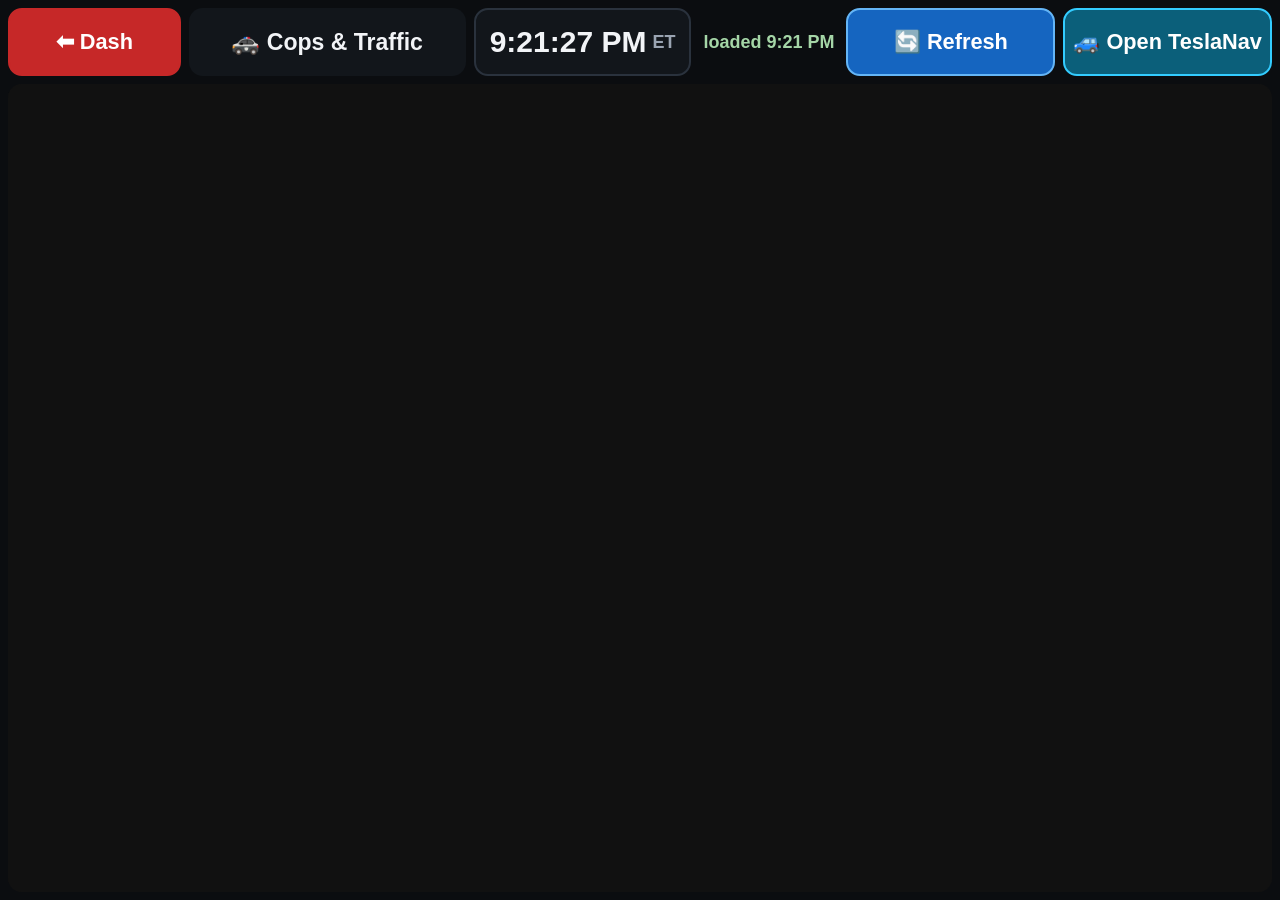
<file: waze.html>
<!doctype html>
<html lang="en">
<head>
<meta charset="utf-8">
<meta name="viewport" content="width=device-width,initial-scale=1">
<title>Cop &amp; Traffic Map · Car Dash</title>
<meta name="robots" content="noindex">
<style>
:root{--bg:#0b0d10;--card:#161a20;--card2:#1d232b;--fg:#f2f4f7;--mut:#9aa4b2;--acc:#3ea6ff;--waze:#33ccff}
*{box-sizing:border-box}
html,body{margin:0;height:100%;background:var(--bg);color:var(--fg);font-family:-apple-system,"Segoe UI",Roboto,Helvetica,Arial,sans-serif;-webkit-font-smoothing:antialiased}
body{display:flex;flex-direction:column;height:100vh;padding:8px;gap:8px}
nav{display:flex;gap:8px;flex-wrap:wrap;align-items:stretch}
nav a,nav button{flex:1 1 0;min-width:120px;min-height:68px;display:flex;align-items:center;justify-content:center;gap:8px;padding:8px 12px;background:var(--card);color:var(--fg);border:2px solid #2a323d;border-radius:14px;font-weight:700;font-size:clamp(19px,1.7vw,25px);line-height:1.1;white-space:nowrap;font-family:inherit;text-decoration:none;cursor:pointer;-webkit-tap-highlight-color:transparent}
nav a:active,nav button:active,nav a:hover,nav button:hover{background:var(--card2);border-color:var(--acc)}
nav .back{background:#c62828;border-color:#c62828;color:#fff;flex:0.8 1 0}
nav .open{background:#0b5f7a;border-color:var(--waze);color:#fff}
nav .ref{background:#1565c0;border-color:#64b5f6;color:#fff}
nav .ref:disabled{opacity:.6}
nav .ttl{flex:1.4 1 0;min-width:240px;display:flex;align-items:center;justify-content:center;font-weight:800;font-size:clamp(20px,1.8vw,26px);white-space:nowrap;background:#12161b;border-radius:14px;padding:0 12px}
nav .clk{flex:0 0 auto;min-width:200px;display:flex;align-items:center;justify-content:center;font-size:30px;font-weight:800;font-variant-numeric:tabular-nums;background:#12161b;border:2px solid #2a323d;border-radius:14px;padding:0 14px}
nav .clk small{font-size:18px;color:var(--mut);margin-left:6px}
#st{flex:0 0 auto;display:flex;align-items:center;font-size:18px;font-weight:700;color:var(--mut);padding:0 4px}
#st.ok{color:#a5d6a7}#st.busy{color:#bbdefb}
#mapwrap{position:relative;flex:1 1 auto;min-height:0;border-radius:14px;overflow:hidden;background:#111}
#map{position:absolute;inset:0;width:100%;height:100%;border:0;background:#111}
</style>
</head>
<body>
<nav>
  <a class="back" href="./">⬅ Dash</a>
  <div class="ttl">🚓 Cops &amp; Traffic</div>
  <span class="clk" id="clk">--:--<small>ET</small></span>
  <span id="st">loaded —</span>
  <button id="refresh" class="ref" type="button">🔄 Refresh</button>
  <a class="open" href="https://teslanav.com/" target="_top" rel="noopener">🚙 Open TeslaNav</a>
</nav>
<div id="mapwrap">
  <iframe id="map" title="TeslaNav live map: Waze cops &amp; traffic" allow="geolocation; fullscreen" referrerpolicy="no-referrer-when-downgrade"></iframe>
</div>
<script>
// One live map: the free TeslaNav website (teslanav.com: moving map with Waze police and traffic), framed full-size.
// Always on (no time window), no paid API and no gist data on this page. TeslaNav centers on the car via
// geolocation (it has no lat/lon URL parameters). Refresh reloads the iframe. Old ?v=live links land here too.
const SRC='https://teslanav.com/';
const TZ='America/New_York';
(()=>{const u=new URL(location.href);if(u.search){u.search='';history.replaceState(null,'',u);}})();
const f=document.getElementById('map'),st=document.getElementById('st');
const now=sec=>new Date().toLocaleTimeString('en-US',{hour:'numeric',minute:'2-digit',second:sec?'2-digit':undefined,timeZone:TZ});
function load(){st.className='busy';st.textContent='Loading…';f.src=SRC+'?_='+Date.now();}
f.addEventListener('load',()=>{if(!f.src)return;st.className='ok';st.textContent='loaded '+now(false);});
let rT=0;
document.getElementById('refresh').onclick=()=>{clearTimeout(rT);const b=document.getElementById('refresh');b.disabled=true;load();rT=setTimeout(()=>{b.disabled=false;},1500);};
function tick(){document.getElementById('clk').innerHTML=now(true)+'<small>ET</small>';}
tick();setInterval(tick,1000);
load();
</script>
</body>
</html>
</file>
<file: ideas.css>
/* Things-to-do sheet. Dark, touch-sized, no iframes. */
#ideasDlg{position:fixed;inset:0;z-index:10050;background:rgba(2,6,12,.84);display:flex;align-items:flex-end;justify-content:center;padding:8px}
#ideasDlg[hidden]{display:none}
html.ideas-open,html.ideas-open body{overflow:hidden}
.ideas-panel{width:min(880px,100%);max-height:calc(100vh - 16px);display:flex;flex-direction:column;background:#0a1119;color:#e8f1fa;border:1px solid #15324a;border-radius:16px 16px 12px 12px;box-shadow:0 18px 50px rgba(0,0,0,.7);overflow:hidden;font-family:-apple-system,"Segoe UI",Roboto,Helvetica,Arial,sans-serif}
.ideas-top{display:flex;align-items:center;gap:12px;padding:10px 12px 8px;flex:none}
.ideas-panel h2{margin:0;font-size:clamp(20px,2.4vw,26px);letter-spacing:.2px;line-height:1.1;text-transform:none;color:#e8f1fa;font-weight:800}
.ideas-top p{margin:3px 0 0;color:#7f93a8;font-size:14px;line-height:1.2;letter-spacing:0;text-transform:none}
.ideas-x{margin-left:auto;flex:none;display:inline-flex;align-items:center;justify-content:center;gap:8px;height:52px;min-width:112px;padding:0 18px;border-radius:12px;border:1px solid #15324a;background:#0f1924;color:#e8f1fa;font:700 17px/1 inherit;cursor:pointer;touch-action:manipulation}
.ideas-x:hover,.ideas-x:active{border-color:#22d3ee}
.ideas-tabs{display:grid;grid-template-columns:1fr 1fr;gap:8px;padding:0 12px 10px;flex:none}
.ideas-tabs button{height:48px;border-radius:12px;border:1px solid #15324a;background:#0f1924;color:#9fb0c2;font:700 16px/1 inherit;cursor:pointer;touch-action:manipulation}
.ideas-tabs button.on{background:#22d3ee;color:#04141a;border-color:#22d3ee}
.ideas-body{flex:1 1 auto;overflow:auto;overscroll-behavior:contain;-webkit-overflow-scrolling:touch;padding:0 12px 14px;min-height:0}
.idea-note{color:#9fb0c2;font-size:15px;line-height:1.4;background:#101820;border:1px solid #15324a;border-radius:12px;padding:12px 14px;margin-bottom:10px}
.idea-card{background:#0f1924;border:1px solid #1d3a57;border-radius:14px;padding:12px 14px 14px;margin-bottom:10px}
.idea-card h3{margin:0;font-size:clamp(18px,2.2vw,22px);line-height:1.25}
.idea-kicker{display:flex;align-items:center;gap:8px;margin-bottom:4px}
.idea-tag{display:inline-flex;align-items:center;height:22px;padding:0 8px;border-radius:999px;background:rgba(251,191,36,.14);border:1px solid rgba(251,191,36,.45);color:#fde68a;font-size:11px;font-weight:800;letter-spacing:.6px;text-transform:uppercase}
.idea-tag.Aviation{background:rgba(34,211,238,.12);border-color:rgba(34,211,238,.45);color:#a5f3fc}
.idea-tag.Boating{background:rgba(56,189,248,.12);border-color:rgba(56,189,248,.45);color:#bae6fd}
.idea-tag.Dog{background:rgba(232,121,249,.12);border-color:rgba(232,121,249,.45);color:#f5d0fe}
.idea-where,.idea-when{color:#9fb0c2;font-size:15px;line-height:1.35;margin-top:3px}
.idea-where{color:#d5e2ef}
.idea-desc{margin:8px 0 12px;font-size:16px;line-height:1.4;color:#d5e2ef}
.idea-acts{display:flex;gap:8px;flex-wrap:wrap}
.idea-acts a{flex:1 1 160px;height:52px;display:flex;align-items:center;justify-content:center;border-radius:12px;font-weight:800;font-size:17px;text-decoration:none;touch-action:manipulation}
.idea-acts a.site{background:#22d3ee;color:#04141a}
.idea-acts a.dir{background:#122033;color:#e8f1fa;border:1px solid #24506e}
.idea-acts a:active{filter:brightness(1.08)}
@media (min-width:900px) and (min-height:700px){
  #ideasDlg{align-items:center;padding:16px}
  .ideas-panel{border-radius:16px;max-height:calc(100vh - 32px)}
}
@media (max-height:640px){
  .ideas-top{padding:8px 10px 6px}
  .ideas-top p{display:none}
  .ideas-x{height:48px}
  .ideas-tabs{padding-bottom:8px}
  .ideas-tabs button{height:44px}
  .idea-desc{margin:6px 0 8px}
}
</file>
<file: suggest.css>
/* Ask Grok Bot. Self-contained so it doesn't change the dashboard layout. */
#askOpen{
  position:fixed;
  z-index:40;
  right:10px;
  bottom:10px;
  height:40px;
  padding:0 14px;
  border-radius:999px;
  border:1px solid rgba(127,147,168,.45);
  background:rgba(8,14,22,.88);
  color:#c5d4e4;
  font:600 14px/1 -apple-system,"Segoe UI",Roboto,Helvetica,Arial,sans-serif;
  cursor:pointer;
  touch-action:manipulation;
  -webkit-tap-highlight-color:transparent;
}
#askOpen:hover,#askOpen:active{border-color:#9fb4c8;color:#f2f7fb;background:rgba(12,20,30,.96)}
#askOpen[hidden]{display:none!important}
#askDlg{
  position:fixed;
  z-index:10060;
  left:0;
  width:100%;
  display:flex;
  justify-content:center;
  align-items:flex-start;
  padding:8px;
  background:rgba(2,6,12,.78);
  box-sizing:border-box;
}
#askDlg[hidden]{display:none!important}
html.ask-open,html.ask-open body{overflow:hidden}
.ask-panel{
  width:min(920px,100%);
  height:min(780px,100%);
  max-height:100%;
  display:flex;
  flex-direction:column;
  min-height:0;
  background:#0a1119;
  color:#e8f1fa;
  border:1px solid #1d3a57;
  border-radius:18px;
  box-shadow:0 18px 50px rgba(0,0,0,.65);
  overflow:hidden;
  font-family:-apple-system,"Segoe UI",Roboto,Helvetica,Arial,sans-serif;
}
.ask-top{display:flex;align-items:flex-start;gap:12px;padding:14px 14px 6px;flex:none}
.ask-panel h2{margin:0;font-size:clamp(26px,3vw,34px);line-height:1.1;font-weight:800;color:#f4f8fc}
.ask-top p{margin:6px 0 0;color:#93a6ba;font-size:16px;line-height:1.3}
.ask-x,.ask-send,.ask-picks button,.ask-fall a,.ask-fall button{
  font-family:inherit;
  cursor:pointer;
  touch-action:manipulation;
  -webkit-tap-highlight-color:transparent;
}
.ask-x{
  margin-left:auto;
  flex:none;
  height:52px;
  min-width:108px;
  padding:0 16px;
  border-radius:12px;
  border:1px solid #24506e;
  background:#101b28;
  color:#e8f1fa;
  font-size:18px;
  font-weight:700;
}
.ask-lab{margin:0;padding:2px 16px 4px;color:#7f93a8;font-size:12px;font-weight:700;letter-spacing:1.2px;text-transform:uppercase}
.ask-picks{display:grid;grid-template-columns:1fr 1fr;gap:8px;padding:0 14px 8px;flex:none}
.ask-picks button{
  height:52px;
  border-radius:12px;
  border:1px solid #24506e;
  background:#101b28;
  color:#c5d4e4;
  font-size:18px;
  font-weight:700;
}
#askForPerson{grid-column:1 / -1}
.ask-picks button[aria-pressed="true"]{background:#e8f1fa;color:#071018;border-color:#e8f1fa}
.ask-sr{position:absolute;width:1px;height:1px;overflow:hidden;clip:rect(0 0 0 0)}
#askText{
  flex:1 1 140px;
  min-height:120px;
  margin:0 14px;
  padding:14px 16px;
  border-radius:14px;
  border:1px solid #24506e;
  background:#071018;
  color:#f4f8fc;
  font:400 20px/1.4 -apple-system,"Segoe UI",Roboto,Helvetica,Arial,sans-serif;
  resize:none;
}
#askText::placeholder{color:#6d8296}
.ask-hp{position:absolute;left:-9999px;width:1px;height:1px;overflow:hidden}
.ask-warn{margin:6px 16px 0;color:#fcd34d;font-size:13px;line-height:1.3;flex:none}
.ask-foot{display:flex;align-items:center;gap:12px;padding:8px 14px 10px;flex:none}
.ask-hint{flex:1;min-width:0;margin:0;color:#93a6ba;font-size:15px;line-height:1.35}
.ask-hint.bad{color:#fecaca}
.ask-send{
  flex:none;
  height:64px;
  min-width:160px;
  padding:0 28px;
  border:0;
  border-radius:14px;
  background:#e8f1fa;
  color:#071018;
  font-size:22px;
  font-weight:800;
}
.ask-send:disabled{opacity:.55}
.ask-thanks{
  margin:0 14px 8px;
  padding:12px 14px;
  border-radius:12px;
  background:#123024;
  color:#bbf7d0;
  font-size:28px;
  font-weight:800;
  flex:none;
}
.ask-thanks[hidden]{display:none!important}
.ask-list{flex:1 1 180px;min-height:140px;overflow:auto;padding:0 14px 14px;-webkit-overflow-scrolling:touch}
.ask-list h3{margin:4px 0 8px;font-size:14px;letter-spacing:1.4px;text-transform:uppercase;color:#7f93a8}
.ask-note{color:#9fb0c2;font-size:15px;line-height:1.4;margin:0}
.ask-item{background:#101b28;border:1px solid #1d3a57;border-radius:12px;padding:10px 12px;margin:0 0 8px}
.ask-item b{display:block;font-size:16px;line-height:1.3}
.ask-meta{display:flex;flex-wrap:wrap;gap:6px;align-items:center;margin-top:4px;color:#93a6ba;font-size:13px}
.ask-st{font-weight:800;letter-spacing:.3px;text-transform:uppercase;font-size:11px;border-radius:999px;padding:2px 8px}
.ask-st.wait{color:#fde68a;background:#3b2f12}
.ask-st.open{color:#bae6fd;background:#0c3348}
.ask-st.done{color:#bbf7d0;background:#123024}
.ask-st.shut{color:#cbd5e1;background:#1e293b}
.ask-reply{margin:6px 0 0;font-size:15px;line-height:1.4;color:#e8f1fa;white-space:pre-wrap}
.ask-reply.none{color:#7f93a8}
.ask-fall{padding:4px 14px 8px;flex:none}
.ask-fall[hidden],#askMail[hidden]{display:none!important}
.ask-fall p{margin:0 0 8px;color:#d5e2ef;font-size:16px;line-height:1.4}
.ask-fall a,.ask-fall button{
  display:flex;
  align-items:center;
  justify-content:center;
  width:100%;
  height:52px;
  margin-top:8px;
  border-radius:12px;
  border:1px solid #24506e;
  background:#122033;
  color:#e8f1fa;
  font-size:18px;
  font-weight:800;
  text-decoration:none;
  box-sizing:border-box;
}
.ask-fall a.primary{background:#e8f1fa;color:#071018;border-color:#e8f1fa}
#askDlg button:focus-visible,#askDlg textarea:focus-visible,#askOpen:focus-visible,#memoInbox button:focus-visible{outline:3px solid #22d3ee;outline-offset:2px}
#memoInbox{
  flex:none;
  max-height:248px;
  display:flex;
  flex-direction:column;
  min-height:0;
  overflow:hidden;
  background:#0c121c;
  color:#e8f1fa;
  border-bottom:1px solid #1d3a57;
  font-family:-apple-system,"Segoe UI",Roboto,Helvetica,Arial,sans-serif;
}
.inbox-top{display:flex;align-items:center;gap:8px;padding:6px 10px 2px;flex:none}
.inbox-top h2{margin:0;font-size:14px;font-weight:800;letter-spacing:.2px;color:#f4f8fc}
.inbox-badge{margin-left:auto;background:#fbbf24;color:#1a1204;border-radius:999px;font-size:11px;font-weight:800;padding:2px 7px;line-height:1.4}
.inbox-badge[hidden]{display:none!important}
.inbox-list{overflow:auto;padding:0 8px 6px;min-height:0;-webkit-overflow-scrolling:touch}
.inbox-note{margin:4px 2px 6px;color:#93a6ba;font-size:13px;line-height:1.3}
.inbox-item{
  display:block;
  width:100%;
  text-align:left;
  background:transparent;
  border:0;
  border-top:1px solid rgba(36,80,110,.5);
  color:inherit;
  padding:4px 2px;
  cursor:pointer;
}
.inbox-item .meta{display:flex;align-items:center;gap:6px;font-size:12px;color:#93a6ba}
.inbox-item .meta b{color:#f4f8fc;font-size:13px}
.inbox-new{background:#123024;color:#bbf7d0;border-radius:999px;font-size:10px;font-weight:800;padding:1px 6px}
.inbox-item p{margin:2px 0 0;font-size:13px;line-height:1.3;white-space:pre-wrap}
.inbox-thread{padding-bottom:6px}
.inbox-reply{
  margin:6px 0 0 10px;
  padding:4px 0 0 8px;
  border-left:2px solid #1d3a57;
}
.inbox-reply .meta b{color:#7dd3fc}
.inbox-wait{margin:4px 0 0;color:#93a6ba;font-size:12px;line-height:1.3}
@media (max-height:640px){
  #memoInbox{max-height:180px}

  .ask-top{padding:8px 12px 4px}
  .ask-top p{display:none}
  .ask-x,.ask-picks button{height:46px}
  .ask-send{height:52px}
  #askText{min-height:88px}
  .ask-list{min-height:100px}
}
@media (max-width:1200px){
  #askOpen{left:10px;right:auto;bottom:10px}
}
@media (max-width:720px){
  .ask-foot{flex-wrap:wrap}
  .ask-send{width:100%}
}
</file>
